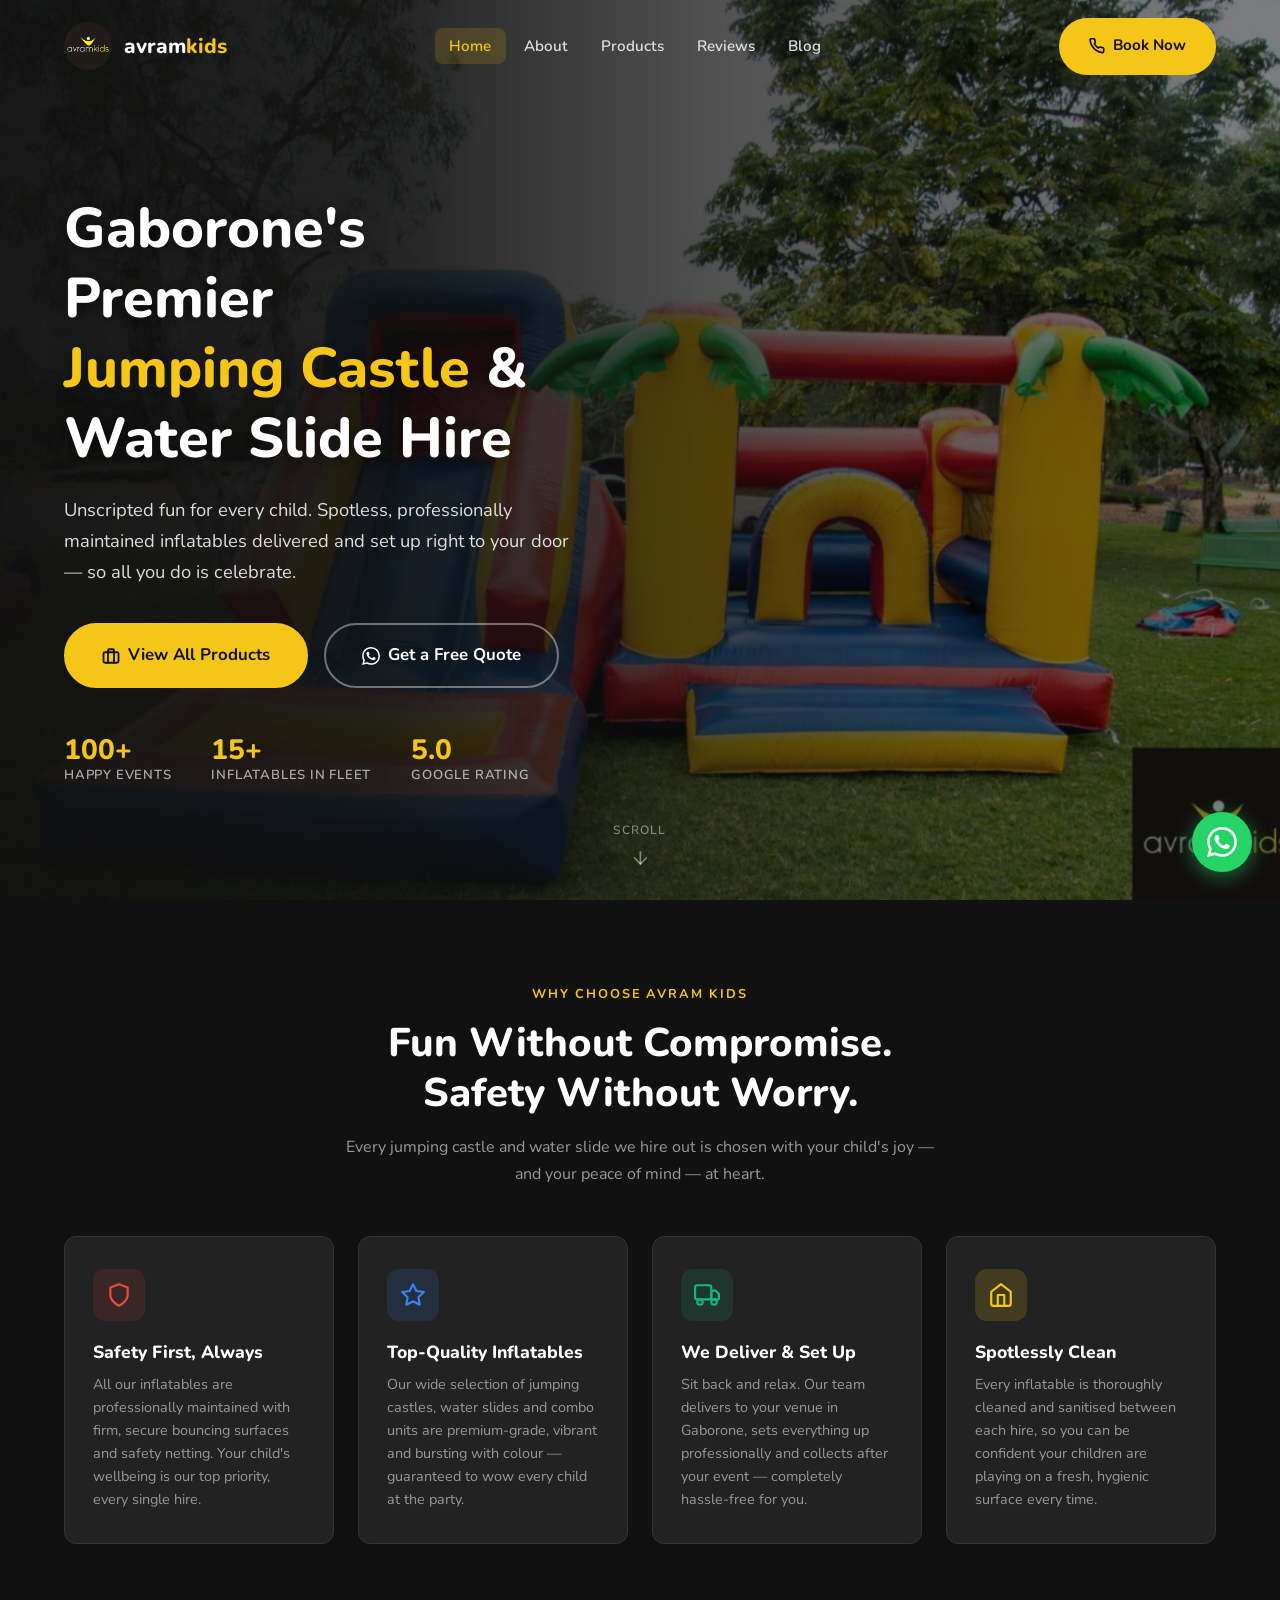
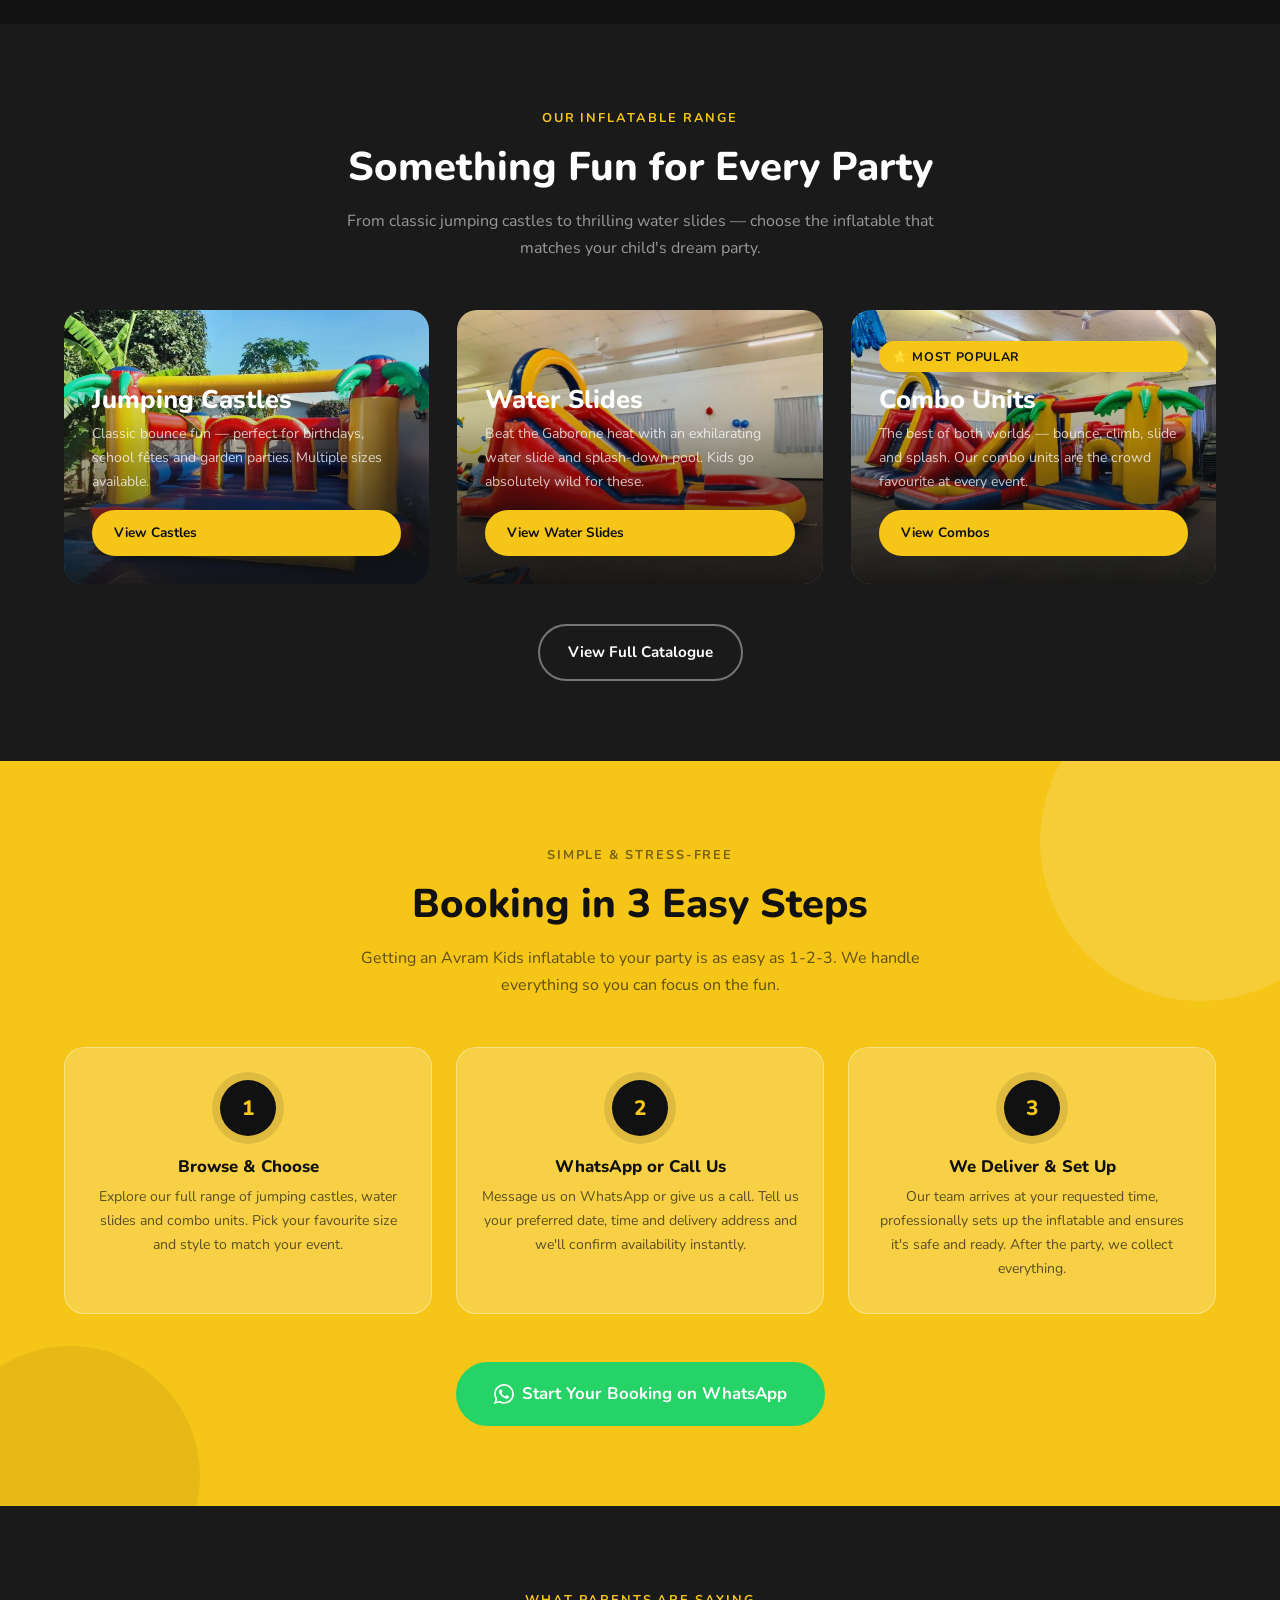
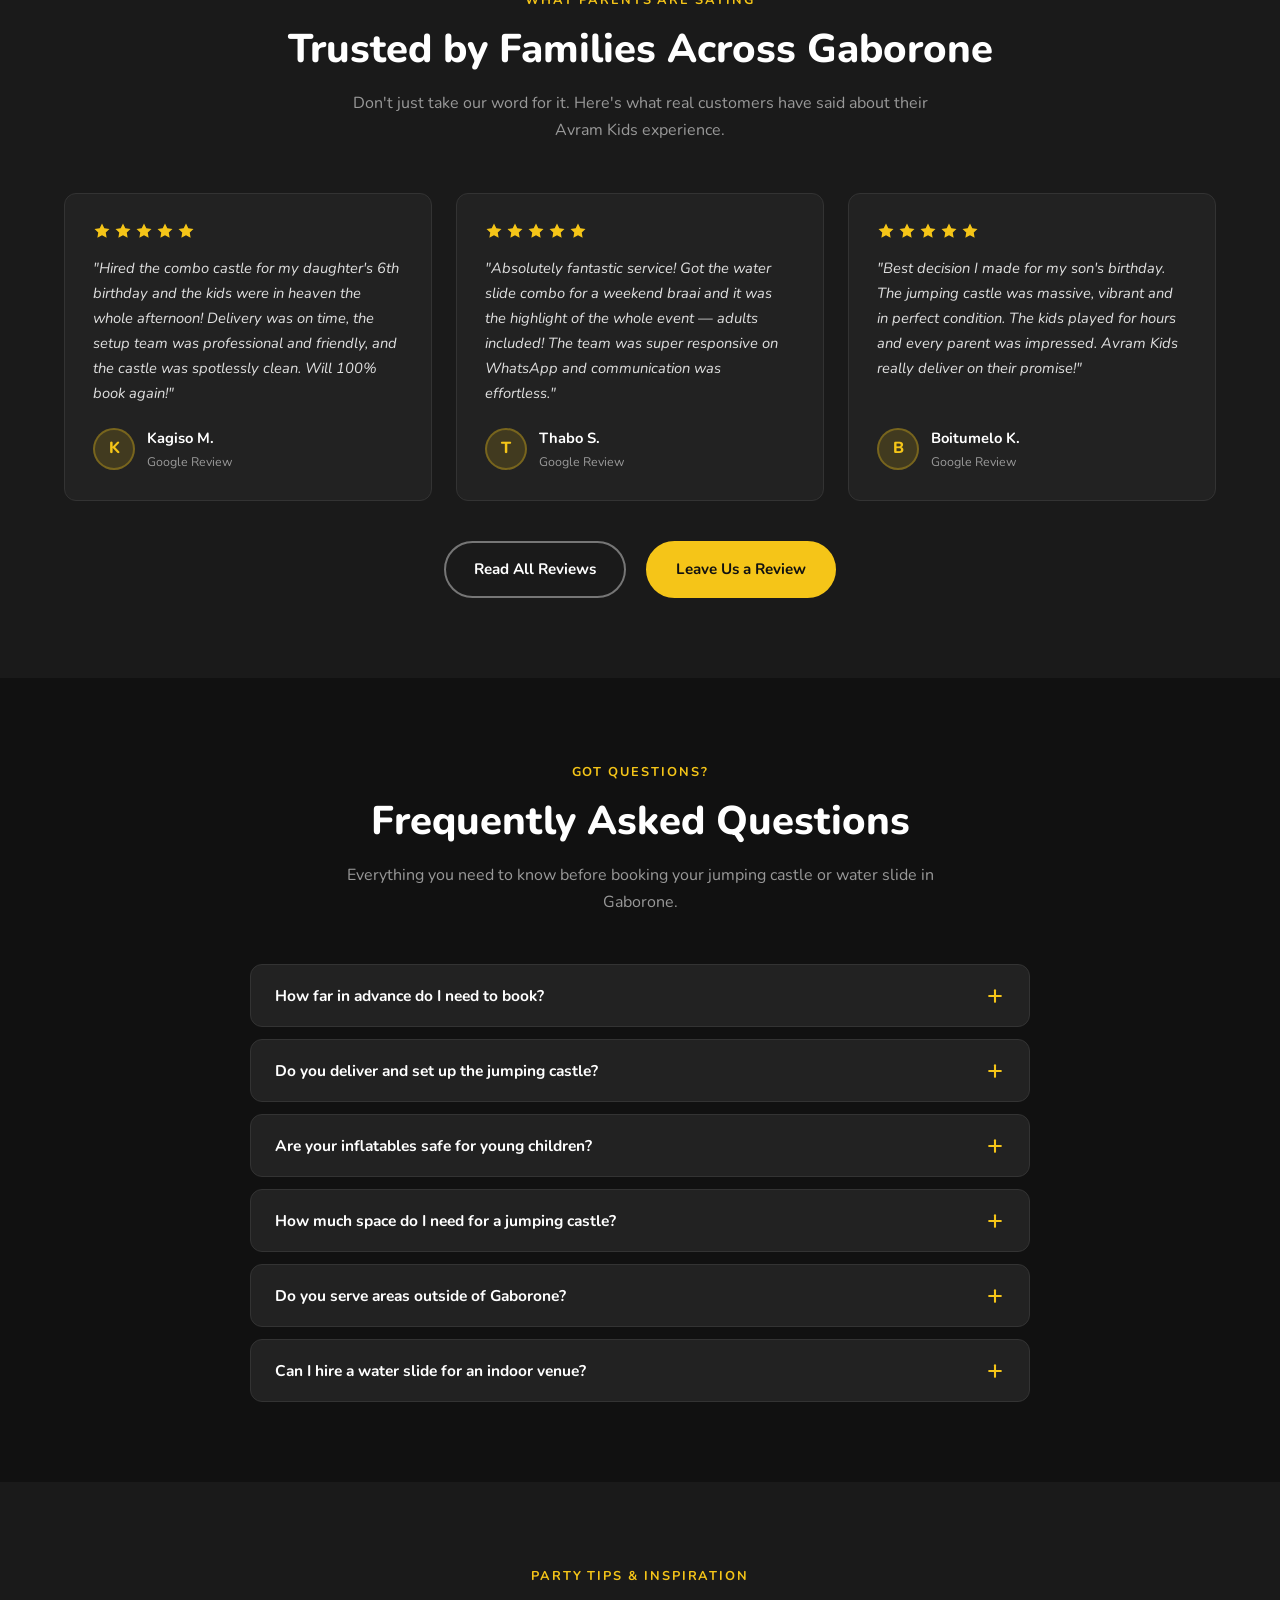
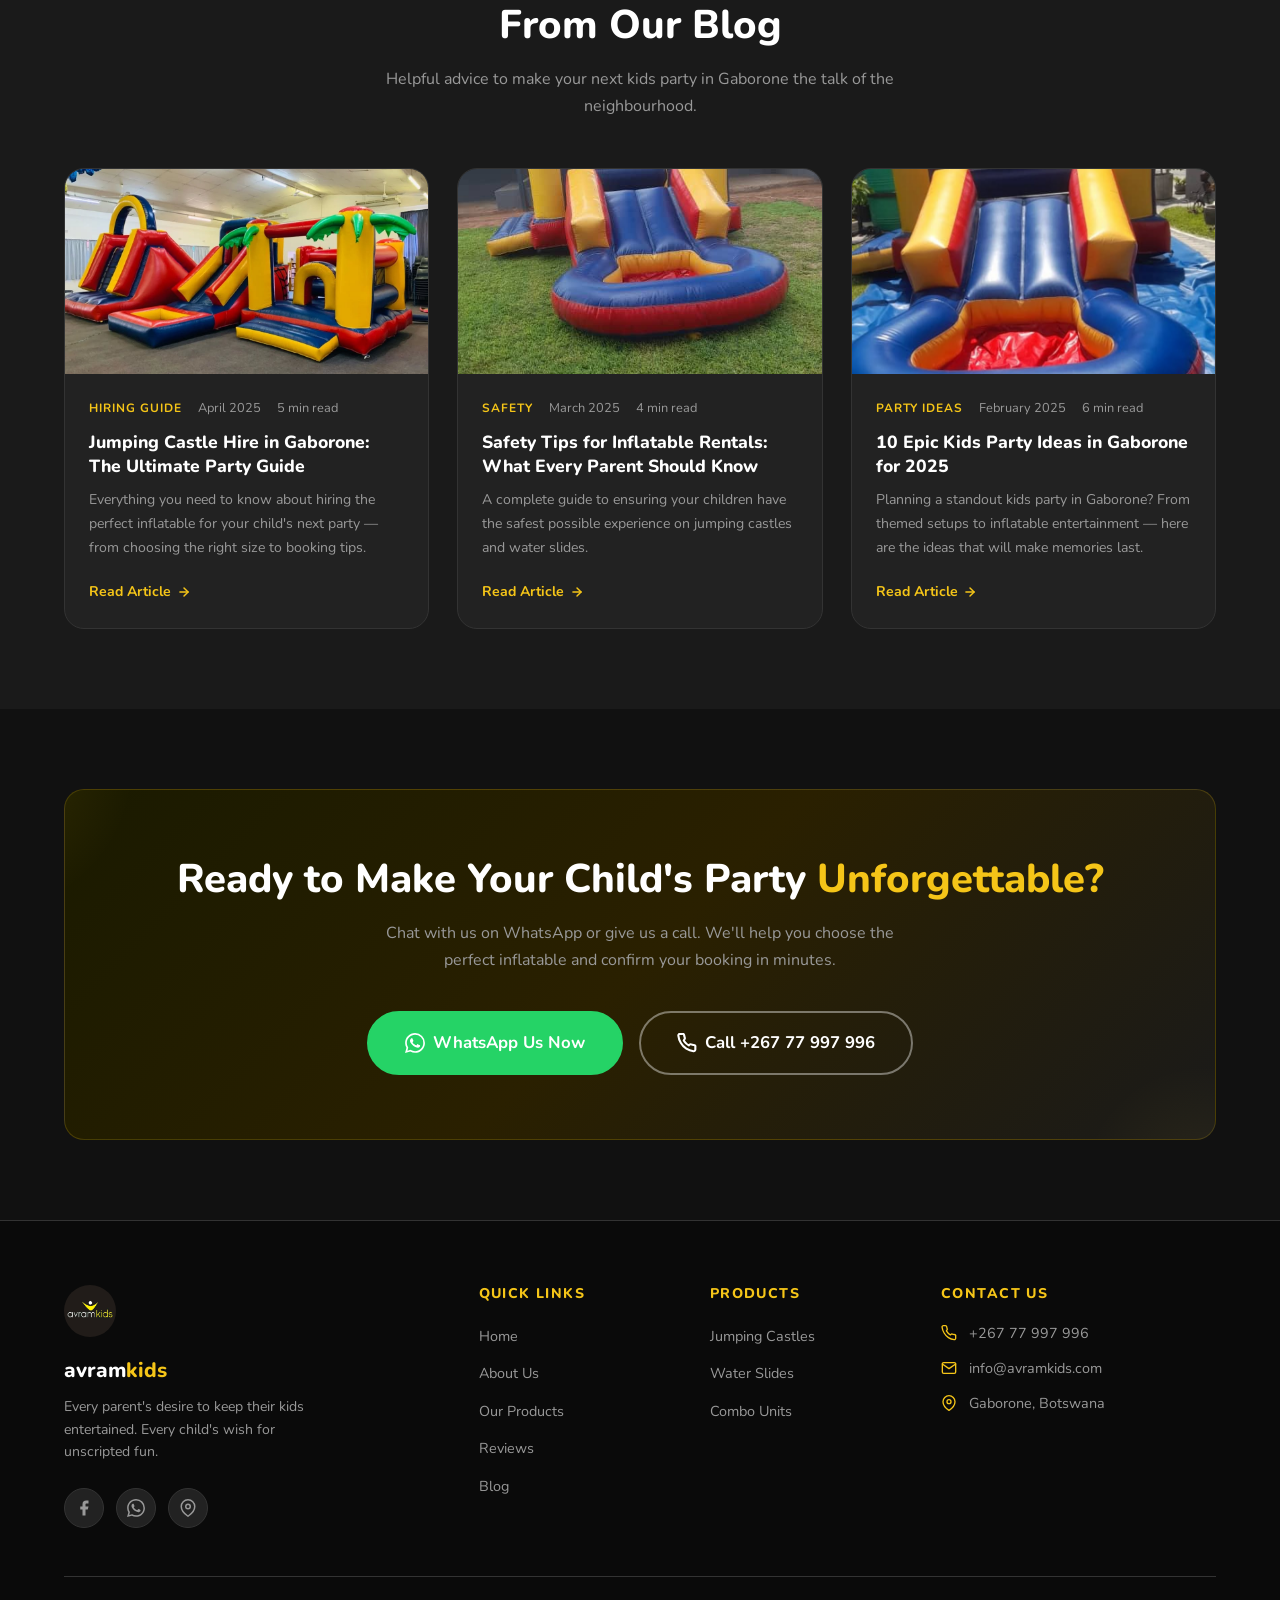
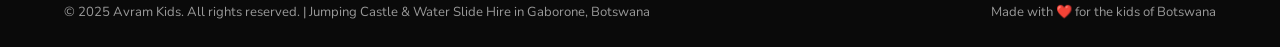
<file: index.html>
<!DOCTYPE html>
<html lang="en">
<head>
  <meta charset="UTF-8" />
  <meta name="viewport" content="width=device-width, initial-scale=1.0" />

  <!-- Primary SEO -->
  <title>Avram Kids | Jumping Castle & Water Slide Hire in Gaborone, Botswana</title>
  <meta name="description" content="Gaborone's premier jumping castle and water slide hire service. Professional delivery, setup &amp; safety-certified inflatables for birthdays, school events &amp; more. Call +267 77 997 996." />
  <meta name="keywords" content="jumping castle hire Gaborone, jumping castle rental Botswana, water slide hire Gaborone, bouncy castle Gaborone, inflatable hire Botswana, kids party hire Gaborone, bounce house rental Gaborone" />
  <meta name="author" content="Avram Kids" />
  <link rel="canonical" href="https://avramkids.com/" />

  <!-- Open Graph -->
  <meta property="og:type"        content="website" />
  <meta property="og:url"         content="https://avramkids.com/" />
  <meta property="og:title"       content="Avram Kids | Jumping Castle &amp; Water Slide Hire — Gaborone" />
  <meta property="og:description" content="Unforgettable fun for kids. Peace of mind for parents. Professional inflatable hire with delivery &amp; setup across Gaborone, Botswana." />
  <meta property="og:image"       content="https://avramkids.com/images/548196667_1407759974691377_262441830206106_n.jpg" />

  <!-- Twitter Card -->
  <meta name="twitter:card"        content="summary_large_image" />
  <meta name="twitter:title"       content="Avram Kids | Jumping Castle &amp; Water Slide Hire — Gaborone" />
  <meta name="twitter:description" content="Gaborone's #1 inflatable hire service. Jumping castles, water slides &amp; combo units delivered to your door." />
  <meta name="twitter:image"       content="https://avramkids.com/images/548196667_1407759974691377_262441830206106_n.jpg" />

  <!-- Geo Tags -->
  <meta name="geo.region"   content="BW-SE" />
  <meta name="geo.placename" content="Gaborone, Botswana" />
  <meta name="geo.position" content="-24.636572;25.9090815" />
  <meta name="ICBM"         content="-24.636572, 25.9090815" />

  <!-- Schema.org LocalBusiness -->
  <script type="application/ld+json">
  {
    "@context": "https://schema.org",
    "@type": "LocalBusiness",
    "name": "Avram Kids",
    "description": "Jumping castle, water slide and inflatable combo unit hire in Gaborone, Botswana. Professional delivery, setup and safety-certified equipment.",
    "url": "https://avramkids.com",
    "logo": "https://avramkids.com/images/avramkids logo.jpg",
    "image": "https://avramkids.com/images/548196667_1407759974691377_262441830206106_n.jpg",
    "telephone": "+26777997996",
    "email": "info@avramkids.com",
    "address": {
      "@type": "PostalAddress",
      "addressLocality": "Gaborone",
      "addressCountry": "BW"
    },
    "geo": {
      "@type": "GeoCoordinates",
      "latitude": -24.636572,
      "longitude": 25.9090815
    },
    "openingHoursSpecification": [
      {
        "@type": "OpeningHoursSpecification",
        "dayOfWeek": ["Monday","Tuesday","Wednesday","Thursday","Friday","Saturday","Sunday"],
        "opens": "08:00",
        "closes": "18:00"
      }
    ],
    "priceRange": "$$",
    "sameAs": ["https://www.facebook.com/avramkids"],
    "areaServed": {
      "@type": "City",
      "name": "Gaborone",
      "sameAs": "https://en.wikipedia.org/wiki/Gaborone"
    }
  }
  </script>

  <!-- Fonts -->
  <link rel="preconnect" href="https://fonts.googleapis.com" />
  <link rel="preconnect" href="https://fonts.gstatic.com" crossorigin />
  <link href="https://fonts.googleapis.com/css2?family=Nunito:wght@400;600;700;800;900&display=swap" rel="stylesheet" />

  <link rel="stylesheet" href="styles.css" />
  <link rel="icon" href="images/avramkids logo.jpg" type="image/jpeg" />
</head>
<body>

<!-- ============================================================
     NAVIGATION
============================================================ -->
<nav class="navbar" role="navigation" aria-label="Main navigation">
  <div class="container">
    <div class="nav-inner">
      <a href="index.html" class="nav-logo" aria-label="Avram Kids Home">
        <img src="images/avramkids logo.jpg" alt="Avram Kids logo" width="48" height="48" />
        <span class="nav-logo-text">avram<span>kids</span></span>
      </a>

      <ul class="nav-links" role="list">
        <li><a href="index.html">Home</a></li>
        <li><a href="about.html">About</a></li>
        <li><a href="products.html">Products</a></li>
        <li><a href="reviews.html">Reviews</a></li>
        <li><a href="blog.html">Blog</a></li>
      </ul>

      <a href="https://wa.me/26777997996?text=Hi%20Avram%20Kids!%20I%27d%20like%20to%20enquire%20about%20hiring%20an%20inflatable." class="btn btn-primary nav-cta" target="_blank" rel="noopener">
        <svg xmlns="http://www.w3.org/2000/svg" width="16" height="16" viewBox="0 0 24 24" fill="none" stroke="currentColor" stroke-width="2.5" stroke-linecap="round" stroke-linejoin="round" aria-hidden="true"><path d="M22 16.92v3a2 2 0 0 1-2.18 2 19.79 19.79 0 0 1-8.63-3.07A19.5 19.5 0 0 1 4.69 12 19.79 19.79 0 0 1 1.61 3.18 2 2 0 0 1 3.6 1h3a2 2 0 0 1 2 1.72 12.84 12.84 0 0 0 .7 2.81 2 2 0 0 1-.45 2.11L8.09 8.91a16 16 0 0 0 6 6l.83-.83a2 2 0 0 1 2.11-.45 12.84 12.84 0 0 0 2.81.7A2 2 0 0 1 22 16.92z"/></svg>
        Book Now
      </a>

      <button class="nav-toggle" aria-label="Toggle mobile menu" aria-expanded="false">
        <span></span><span></span><span></span>
      </button>
    </div>
  </div>
</nav>

<!-- Mobile Nav -->
<nav class="nav-mobile" aria-label="Mobile navigation">
  <a href="index.html">Home</a>
  <a href="about.html">About Us</a>
  <a href="products.html">Our Products</a>
  <a href="reviews.html">Reviews</a>
  <a href="blog.html">Blog</a>
  <a href="https://wa.me/26777997996?text=Hi%20Avram%20Kids!%20I%27d%20like%20to%20enquire%20about%20hiring%20an%20inflatable." class="btn btn-primary" target="_blank" rel="noopener">
    WhatsApp Us to Book
  </a>
</nav>

<!-- ============================================================
     HERO
============================================================ -->
<section class="hero" aria-label="Hero">
  <div class="hero-bg" role="img" aria-label="Colourful jumping castle and water slide combo outdoors in Gaborone"></div>
  <div class="hero-overlay"></div>
  <div class="container">
    <div class="hero-content">
      <h1>Gaborone's Premier<br /><em>Jumping Castle</em> &amp;<br />Water Slide Hire</h1>

      <p class="hero-sub">Unscripted fun for every child. Spotless, professionally maintained inflatables delivered and set up right to your door — so all you do is celebrate.</p>

      <div class="hero-actions">
        <a href="products.html" class="btn btn-primary btn-lg">
          <svg xmlns="http://www.w3.org/2000/svg" width="18" height="18" viewBox="0 0 24 24" fill="none" stroke="currentColor" stroke-width="2.5" stroke-linecap="round" stroke-linejoin="round" aria-hidden="true"><rect x="2" y="7" width="20" height="14" rx="2"/><path d="M16 21V5a2 2 0 0 0-2-2h-4a2 2 0 0 0-2 2v16"/></svg>
          View All Products
        </a>
        <a href="https://wa.me/26777997996?text=Hi%20Avram%20Kids!%20I%27d%20like%20to%20get%20a%20quote%20for%20hiring%20an%20inflatable." class="btn btn-outline btn-lg" target="_blank" rel="noopener">
          <svg xmlns="http://www.w3.org/2000/svg" width="18" height="18" viewBox="0 0 24 24" fill="currentColor" aria-hidden="true"><path d="M17.472 14.382c-.297-.149-1.758-.867-2.03-.967-.273-.099-.471-.148-.67.15-.197.297-.767.966-.94 1.164-.173.199-.347.223-.644.075-.297-.15-1.255-.463-2.39-1.475-.883-.788-1.48-1.761-1.653-2.059-.173-.297-.018-.458.13-.606.134-.133.298-.347.446-.52.149-.174.198-.298.298-.497.099-.198.05-.371-.025-.52-.075-.149-.669-1.612-.916-2.207-.242-.579-.487-.5-.669-.51-.173-.008-.371-.01-.57-.01-.198 0-.52.074-.792.372-.272.297-1.04 1.016-1.04 2.479 0 1.462 1.065 2.875 1.213 3.074.149.198 2.096 3.2 5.077 4.487.709.306 1.262.489 1.694.625.712.227 1.36.195 1.871.118.571-.085 1.758-.719 2.006-1.413.248-.694.248-1.289.173-1.413-.074-.124-.272-.198-.57-.347m-5.421 7.403h-.004a9.87 9.87 0 0 1-5.031-1.378l-.361-.214-3.741.982.998-3.648-.235-.374a9.86 9.86 0 0 1-1.51-5.26c.001-5.45 4.436-9.884 9.888-9.884 2.64 0 5.122 1.03 6.988 2.898a9.825 9.825 0 0 1 2.893 6.994c-.003 5.45-4.437 9.884-9.885 9.884m8.413-18.297A11.815 11.815 0 0 0 12.05 0C5.495 0 .16 5.335.157 11.892c0 2.096.547 4.142 1.588 5.945L.057 24l6.305-1.654a11.882 11.882 0 0 0 5.683 1.448h.005c6.554 0 11.89-5.335 11.893-11.893a11.821 11.821 0 0 0-3.48-8.413Z"/></svg>
          Get a Free Quote
        </a>
      </div>

      <div class="hero-stats" aria-label="Key statistics">
        <div class="hero-stat">
          <span class="hero-stat-num" data-count="100" data-suffix="+">0+</span>
          <span class="hero-stat-label">Happy Events</span>
        </div>
        <div class="hero-stat">
          <span class="hero-stat-num" data-count="15" data-suffix="+">0+</span>
          <span class="hero-stat-label">Inflatables in Fleet</span>
        </div>
        <div class="hero-stat">
          <span class="hero-stat-num">5.0</span>
          <span class="hero-stat-label">Google Rating</span>
        </div>
      </div>
    </div>
  </div>

  <div class="hero-scroll" aria-hidden="true">
    <span>Scroll</span>
    <svg xmlns="http://www.w3.org/2000/svg" viewBox="0 0 24 24" fill="none" stroke="currentColor" stroke-width="2" stroke-linecap="round" stroke-linejoin="round"><line x1="12" y1="5" x2="12" y2="19"/><polyline points="19 12 12 19 5 12"/></svg>
  </div>
</section>

<!-- ============================================================
     TRUST BAR
============================================================ -->
<div class="trust-bar">
  <div class="container">
    <div class="trust-items">
      <div class="trust-item">
        <svg xmlns="http://www.w3.org/2000/svg" width="20" height="20" viewBox="0 0 24 24" fill="none" stroke="currentColor" stroke-width="2.5" stroke-linecap="round" stroke-linejoin="round" aria-hidden="true"><path d="M12 22s8-4 8-10V5l-8-3-8 3v7c0 6 8 10 8 10z"/></svg>
        Safety-First Equipment
      </div>
      <div class="trust-item">
        <svg xmlns="http://www.w3.org/2000/svg" width="20" height="20" viewBox="0 0 24 24" fill="none" stroke="currentColor" stroke-width="2.5" stroke-linecap="round" stroke-linejoin="round" aria-hidden="true"><rect x="1" y="3" width="15" height="13" rx="2"/><polygon points="16 8 20 8 23 11 23 16 16 16 16 8"/><circle cx="5.5" cy="18.5" r="2.5"/><circle cx="18.5" cy="18.5" r="2.5"/></svg>
        Delivery &amp; Setup Included
      </div>
      <div class="trust-item">
        <svg xmlns="http://www.w3.org/2000/svg" width="20" height="20" viewBox="0 0 24 24" fill="none" stroke="currentColor" stroke-width="2.5" stroke-linecap="round" stroke-linejoin="round" aria-hidden="true"><polyline points="20 6 9 17 4 12"/></svg>
        Spotlessly Clean Every Hire
      </div>
      <div class="trust-item">
        <svg xmlns="http://www.w3.org/2000/svg" width="20" height="20" viewBox="0 0 24 24" fill="none" stroke="currentColor" stroke-width="2.5" stroke-linecap="round" stroke-linejoin="round" aria-hidden="true"><polygon points="12 2 15.09 8.26 22 9.27 17 14.14 18.18 21.02 12 17.77 5.82 21.02 7 14.14 2 9.27 8.91 8.26 12 2"/></svg>
        5-Star Rated on Google
      </div>
      <div class="trust-item">
        <svg xmlns="http://www.w3.org/2000/svg" width="20" height="20" viewBox="0 0 24 24" fill="none" stroke="currentColor" stroke-width="2.5" stroke-linecap="round" stroke-linejoin="round" aria-hidden="true"><path d="M22 16.92v3a2 2 0 0 1-2.18 2 19.79 19.79 0 0 1-8.63-3.07A19.5 19.5 0 0 1 4.69 12 19.79 19.79 0 0 1 1.61 3.18 2 2 0 0 1 3.6 1h3a2 2 0 0 1 2 1.72 12.84 12.84 0 0 0 .7 2.81 2 2 0 0 1-.45 2.11L8.09 8.91a16 16 0 0 0 6 6l.83-.83a2 2 0 0 1 2.11-.45 12.84 12.84 0 0 0 2.81.7A2 2 0 0 1 22 16.92z"/></svg>
        WhatsApp Booking
      </div>
    </div>
  </div>
</div>

<!-- ============================================================
     WHY CHOOSE US
============================================================ -->
<section class="section" aria-labelledby="why-heading">
  <div class="container">
    <div class="text-center">
      <span class="section-label">Why Choose Avram Kids</span>
      <h2 class="section-title" id="why-heading">Fun Without Compromise.<br />Safety Without Worry.</h2>
      <p class="section-sub">Every jumping castle and water slide we hire out is chosen with your child's joy — and your peace of mind — at heart.</p>
    </div>

    <div class="features-grid">
      <div class="feature-card reveal">
        <div class="feature-icon">
          <svg xmlns="http://www.w3.org/2000/svg" width="26" height="26" viewBox="0 0 24 24" fill="none" stroke="currentColor" stroke-width="2" stroke-linecap="round" stroke-linejoin="round" aria-hidden="true"><path d="M12 22s8-4 8-10V5l-8-3-8 3v7c0 6 8 10 8 10z"/></svg>
        </div>
        <h3>Safety First, Always</h3>
        <p>All our inflatables are professionally maintained with firm, secure bouncing surfaces and safety netting. Your child's wellbeing is our top priority, every single hire.</p>
      </div>

      <div class="feature-card reveal reveal-delay-1">
        <div class="feature-icon">
          <svg xmlns="http://www.w3.org/2000/svg" width="26" height="26" viewBox="0 0 24 24" fill="none" stroke="currentColor" stroke-width="2" stroke-linecap="round" stroke-linejoin="round" aria-hidden="true"><polygon points="12 2 15.09 8.26 22 9.27 17 14.14 18.18 21.02 12 17.77 5.82 21.02 7 14.14 2 9.27 8.91 8.26 12 2"/></svg>
        </div>
        <h3>Top-Quality Inflatables</h3>
        <p>Our wide selection of jumping castles, water slides and combo units are premium-grade, vibrant and bursting with colour — guaranteed to wow every child at the party.</p>
      </div>

      <div class="feature-card reveal reveal-delay-2">
        <div class="feature-icon">
          <svg xmlns="http://www.w3.org/2000/svg" width="26" height="26" viewBox="0 0 24 24" fill="none" stroke="currentColor" stroke-width="2" stroke-linecap="round" stroke-linejoin="round" aria-hidden="true"><rect x="1" y="3" width="15" height="13" rx="2"/><polygon points="16 8 20 8 23 11 23 16 16 16 16 8"/><circle cx="5.5" cy="18.5" r="2.5"/><circle cx="18.5" cy="18.5" r="2.5"/></svg>
        </div>
        <h3>We Deliver &amp; Set Up</h3>
        <p>Sit back and relax. Our team delivers to your venue in Gaborone, sets everything up professionally and collects after your event — completely hassle-free for you.</p>
      </div>

      <div class="feature-card reveal reveal-delay-3">
        <div class="feature-icon">
          <svg xmlns="http://www.w3.org/2000/svg" width="26" height="26" viewBox="0 0 24 24" fill="none" stroke="currentColor" stroke-width="2" stroke-linecap="round" stroke-linejoin="round" aria-hidden="true"><path d="M3 9l9-7 9 7v11a2 2 0 0 1-2 2H5a2 2 0 0 1-2-2z"/><polyline points="9 22 9 12 15 12 15 22"/></svg>
        </div>
        <h3>Spotlessly Clean</h3>
        <p>Every inflatable is thoroughly cleaned and sanitised between each hire, so you can be confident your children are playing on a fresh, hygienic surface every time.</p>
      </div>
    </div>
  </div>
</section>

<!-- ============================================================
     PRODUCT CATEGORIES
============================================================ -->
<section class="section section-alt" aria-labelledby="products-heading">
  <div class="container">
    <div class="text-center">
      <span class="section-label">Our Inflatable Range</span>
      <h2 class="section-title" id="products-heading">Something Fun for Every Party</h2>
      <p class="section-sub">From classic jumping castles to thrilling water slides — choose the inflatable that matches your child's dream party.</p>
    </div>

    <div class="product-categories">
      <article class="category-card reveal">
        <img src="images/5.jpg" alt="Tropical themed jumping castle for hire in Gaborone" loading="lazy" />
        <div class="category-overlay">
          <h3>Jumping Castles</h3>
          <p>Classic bounce fun — perfect for birthdays, school fêtes and garden parties. Multiple sizes available.</p>
          <a href="products.html?filter=castle" class="btn btn-primary btn-sm">View Castles</a>
        </div>
      </article>

      <article class="category-card reveal reveal-delay-1">
        <img src="images/3.jpg" alt="Water slide with splash pool for hire in Gaborone Botswana" loading="lazy" />
        <div class="category-overlay">
          <h3>Water Slides</h3>
          <p>Beat the Gaborone heat with an exhilarating water slide and splash-down pool. Kids go absolutely wild for these.</p>
          <a href="products.html?filter=waterslide" class="btn btn-primary btn-sm">View Water Slides</a>
        </div>
      </article>

      <article class="category-card reveal reveal-delay-2">
        <img src="images/1.jpg" alt="Bounce and slide combo unit with water pool for hire Gaborone" loading="lazy" />
        <div class="category-overlay">
          <span class="badge badge-popular" style="margin-bottom:0.75rem">⭐ Most Popular</span>
          <h3>Combo Units</h3>
          <p>The best of both worlds — bounce, climb, slide and splash. Our combo units are the crowd favourite at every event.</p>
          <a href="products.html?filter=combo" class="btn btn-primary btn-sm">View Combos</a>
        </div>
      </article>
    </div>

    <div class="text-center" style="margin-top:2.5rem">
      <a href="products.html" class="btn btn-outline">View Full Catalogue</a>
    </div>
  </div>
</section>

<!-- ============================================================
     HOW IT WORKS
============================================================ -->
<section class="section section-yellow" aria-labelledby="how-heading">
  <div class="container">
    <div class="text-center">
      <span class="section-label">Simple &amp; Stress-Free</span>
      <h2 class="section-title" id="how-heading">Booking in 3 Easy Steps</h2>
      <p class="section-sub">Getting an Avram Kids inflatable to your party is as easy as 1-2-3. We handle everything so you can focus on the fun.</p>
    </div>

    <div class="steps-grid">
      <div class="step-card reveal">
        <div class="step-num">1</div>
        <h3>Browse &amp; Choose</h3>
        <p>Explore our full range of jumping castles, water slides and combo units. Pick your favourite size and style to match your event.</p>
      </div>

      <div class="step-card reveal reveal-delay-1">
        <div class="step-num">2</div>
        <h3>WhatsApp or Call Us</h3>
        <p>Message us on WhatsApp or give us a call. Tell us your preferred date, time and delivery address and we'll confirm availability instantly.</p>
      </div>

      <div class="step-card reveal reveal-delay-2">
        <div class="step-num">3</div>
        <h3>We Deliver &amp; Set Up</h3>
        <p>Our team arrives at your requested time, professionally sets up the inflatable and ensures it's safe and ready. After the party, we collect everything.</p>
      </div>
    </div>

    <div class="text-center" style="margin-top:3rem">
      <a href="https://wa.me/26777997996?text=Hi%20Avram%20Kids!%20I%27d%20like%20to%20book%20an%20inflatable." class="btn btn-whatsapp btn-lg" target="_blank" rel="noopener">
        <svg xmlns="http://www.w3.org/2000/svg" width="20" height="20" viewBox="0 0 24 24" fill="currentColor" aria-hidden="true"><path d="M17.472 14.382c-.297-.149-1.758-.867-2.03-.967-.273-.099-.471-.148-.67.15-.197.297-.767.966-.94 1.164-.173.199-.347.223-.644.075-.297-.15-1.255-.463-2.39-1.475-.883-.788-1.48-1.761-1.653-2.059-.173-.297-.018-.458.13-.606.134-.133.298-.347.446-.52.149-.174.198-.298.298-.497.099-.198.05-.371-.025-.52-.075-.149-.669-1.612-.916-2.207-.242-.579-.487-.5-.669-.51-.173-.008-.371-.01-.57-.01-.198 0-.52.074-.792.372-.272.297-1.04 1.016-1.04 2.479 0 1.462 1.065 2.875 1.213 3.074.149.198 2.096 3.2 5.077 4.487.709.306 1.262.489 1.694.625.712.227 1.36.195 1.871.118.571-.085 1.758-.719 2.006-1.413.248-.694.248-1.289.173-1.413-.074-.124-.272-.198-.57-.347m-5.421 7.403h-.004a9.87 9.87 0 0 1-5.031-1.378l-.361-.214-3.741.982.998-3.648-.235-.374a9.86 9.86 0 0 1-1.51-5.26c.001-5.45 4.436-9.884 9.888-9.884 2.64 0 5.122 1.03 6.988 2.898a9.825 9.825 0 0 1 2.893 6.994c-.003 5.45-4.437 9.884-9.885 9.884m8.413-18.297A11.815 11.815 0 0 0 12.05 0C5.495 0 .16 5.335.157 11.892c0 2.096.547 4.142 1.588 5.945L.057 24l6.305-1.654a11.882 11.882 0 0 0 5.683 1.448h.005c6.554 0 11.89-5.335 11.893-11.893a11.821 11.821 0 0 0-3.48-8.413Z"/></svg>
        Start Your Booking on WhatsApp
      </a>
    </div>
  </div>
</section>

<!-- ============================================================
     REVIEWS TEASER
============================================================ -->
<section class="section section-alt" aria-labelledby="reviews-heading">
  <div class="container">
    <div class="text-center">
      <span class="section-label">What Parents Are Saying</span>
      <h2 class="section-title" id="reviews-heading">Trusted by Families Across Gaborone</h2>
      <p class="section-sub">Don't just take our word for it. Here's what real customers have said about their Avram Kids experience.</p>
    </div>

    <div class="reviews-grid">
      <article class="review-card reveal">
        <div class="review-stars" aria-label="5 out of 5 stars">
          <svg xmlns="http://www.w3.org/2000/svg" viewBox="0 0 24 24" fill="currentColor"><polygon points="12 2 15.09 8.26 22 9.27 17 14.14 18.18 21.02 12 17.77 5.82 21.02 7 14.14 2 9.27 8.91 8.26 12 2"/></svg>
          <svg xmlns="http://www.w3.org/2000/svg" viewBox="0 0 24 24" fill="currentColor"><polygon points="12 2 15.09 8.26 22 9.27 17 14.14 18.18 21.02 12 17.77 5.82 21.02 7 14.14 2 9.27 8.91 8.26 12 2"/></svg>
          <svg xmlns="http://www.w3.org/2000/svg" viewBox="0 0 24 24" fill="currentColor"><polygon points="12 2 15.09 8.26 22 9.27 17 14.14 18.18 21.02 12 17.77 5.82 21.02 7 14.14 2 9.27 8.91 8.26 12 2"/></svg>
          <svg xmlns="http://www.w3.org/2000/svg" viewBox="0 0 24 24" fill="currentColor"><polygon points="12 2 15.09 8.26 22 9.27 17 14.14 18.18 21.02 12 17.77 5.82 21.02 7 14.14 2 9.27 8.91 8.26 12 2"/></svg>
          <svg xmlns="http://www.w3.org/2000/svg" viewBox="0 0 24 24" fill="currentColor"><polygon points="12 2 15.09 8.26 22 9.27 17 14.14 18.18 21.02 12 17.77 5.82 21.02 7 14.14 2 9.27 8.91 8.26 12 2"/></svg>
        </div>
        <p class="review-text">"Hired the combo castle for my daughter's 6th birthday and the kids were in heaven the whole afternoon! Delivery was on time, the setup team was professional and friendly, and the castle was spotlessly clean. Will 100% book again!"</p>
        <div class="review-author">
          <div class="review-avatar" aria-hidden="true">K</div>
          <div>
            <div class="review-name">Kagiso M.</div>
            <div class="review-date">Google Review</div>
          </div>
        </div>
      </article>

      <article class="review-card reveal reveal-delay-1">
        <div class="review-stars" aria-label="5 out of 5 stars">
          <svg xmlns="http://www.w3.org/2000/svg" viewBox="0 0 24 24" fill="currentColor"><polygon points="12 2 15.09 8.26 22 9.27 17 14.14 18.18 21.02 12 17.77 5.82 21.02 7 14.14 2 9.27 8.91 8.26 12 2"/></svg>
          <svg xmlns="http://www.w3.org/2000/svg" viewBox="0 0 24 24" fill="currentColor"><polygon points="12 2 15.09 8.26 22 9.27 17 14.14 18.18 21.02 12 17.77 5.82 21.02 7 14.14 2 9.27 8.91 8.26 12 2"/></svg>
          <svg xmlns="http://www.w3.org/2000/svg" viewBox="0 0 24 24" fill="currentColor"><polygon points="12 2 15.09 8.26 22 9.27 17 14.14 18.18 21.02 12 17.77 5.82 21.02 7 14.14 2 9.27 8.91 8.26 12 2"/></svg>
          <svg xmlns="http://www.w3.org/2000/svg" viewBox="0 0 24 24" fill="currentColor"><polygon points="12 2 15.09 8.26 22 9.27 17 14.14 18.18 21.02 12 17.77 5.82 21.02 7 14.14 2 9.27 8.91 8.26 12 2"/></svg>
          <svg xmlns="http://www.w3.org/2000/svg" viewBox="0 0 24 24" fill="currentColor"><polygon points="12 2 15.09 8.26 22 9.27 17 14.14 18.18 21.02 12 17.77 5.82 21.02 7 14.14 2 9.27 8.91 8.26 12 2"/></svg>
        </div>
        <p class="review-text">"Absolutely fantastic service! Got the water slide combo for a weekend braai and it was the highlight of the whole event — adults included! The team was super responsive on WhatsApp and communication was effortless."</p>
        <div class="review-author">
          <div class="review-avatar" aria-hidden="true">T</div>
          <div>
            <div class="review-name">Thabo S.</div>
            <div class="review-date">Google Review</div>
          </div>
        </div>
      </article>

      <article class="review-card reveal reveal-delay-2">
        <div class="review-stars" aria-label="5 out of 5 stars">
          <svg xmlns="http://www.w3.org/2000/svg" viewBox="0 0 24 24" fill="currentColor"><polygon points="12 2 15.09 8.26 22 9.27 17 14.14 18.18 21.02 12 17.77 5.82 21.02 7 14.14 2 9.27 8.91 8.26 12 2"/></svg>
          <svg xmlns="http://www.w3.org/2000/svg" viewBox="0 0 24 24" fill="currentColor"><polygon points="12 2 15.09 8.26 22 9.27 17 14.14 18.18 21.02 12 17.77 5.82 21.02 7 14.14 2 9.27 8.91 8.26 12 2"/></svg>
          <svg xmlns="http://www.w3.org/2000/svg" viewBox="0 0 24 24" fill="currentColor"><polygon points="12 2 15.09 8.26 22 9.27 17 14.14 18.18 21.02 12 17.77 5.82 21.02 7 14.14 2 9.27 8.91 8.26 12 2"/></svg>
          <svg xmlns="http://www.w3.org/2000/svg" viewBox="0 0 24 24" fill="currentColor"><polygon points="12 2 15.09 8.26 22 9.27 17 14.14 18.18 21.02 12 17.77 5.82 21.02 7 14.14 2 9.27 8.91 8.26 12 2"/></svg>
          <svg xmlns="http://www.w3.org/2000/svg" viewBox="0 0 24 24" fill="currentColor"><polygon points="12 2 15.09 8.26 22 9.27 17 14.14 18.18 21.02 12 17.77 5.82 21.02 7 14.14 2 9.27 8.91 8.26 12 2"/></svg>
        </div>
        <p class="review-text">"Best decision I made for my son's birthday. The jumping castle was massive, vibrant and in perfect condition. The kids played for hours and every parent was impressed. Avram Kids really deliver on their promise!"</p>
        <div class="review-author">
          <div class="review-avatar" aria-hidden="true">B</div>
          <div>
            <div class="review-name">Boitumelo K.</div>
            <div class="review-date">Google Review</div>
          </div>
        </div>
      </article>
    </div>

    <div class="text-center" style="margin-top:2.5rem">
      <a href="reviews.html" class="btn btn-outline" style="margin-right:1rem">Read All Reviews</a>
      <a href="https://www.google.com/maps/place/Avram+kids/@-24.6312142,25.8939148,12.5z" class="btn btn-primary" target="_blank" rel="noopener">Leave Us a Review</a>
    </div>
  </div>
</section>

<!-- ============================================================
     FAQ
============================================================ -->
<section class="section" aria-labelledby="faq-heading">
  <div class="container">
    <div class="text-center">
      <span class="section-label">Got Questions?</span>
      <h2 class="section-title" id="faq-heading">Frequently Asked Questions</h2>
      <p class="section-sub">Everything you need to know before booking your jumping castle or water slide in Gaborone.</p>
    </div>

    <div class="faq-list" role="list">

      <div class="faq-item" role="listitem">
        <button class="faq-question" aria-expanded="false">
          How far in advance do I need to book?
          <svg xmlns="http://www.w3.org/2000/svg" width="20" height="20" viewBox="0 0 24 24" fill="none" stroke="currentColor" stroke-width="2.5" stroke-linecap="round" stroke-linejoin="round" aria-hidden="true"><line x1="12" y1="5" x2="12" y2="19"/><line x1="5" y1="12" x2="19" y2="12"/></svg>
        </button>
        <div class="faq-answer"><p>We recommend booking at least 3–5 days in advance to secure your preferred inflatable and date. For weekends and public holidays in Gaborone, earlier is better as our most popular units fill up fast. WhatsApp us to check availability instantly.</p></div>
      </div>

      <div class="faq-item" role="listitem">
        <button class="faq-question" aria-expanded="false">
          Do you deliver and set up the jumping castle?
          <svg xmlns="http://www.w3.org/2000/svg" width="20" height="20" viewBox="0 0 24 24" fill="none" stroke="currentColor" stroke-width="2.5" stroke-linecap="round" stroke-linejoin="round" aria-hidden="true"><line x1="12" y1="5" x2="12" y2="19"/><line x1="5" y1="12" x2="19" y2="12"/></svg>
        </button>
        <div class="faq-answer"><p>Yes! Delivery, professional setup and collection are all included in your hire. Simply tell us your preferred delivery time and address in Gaborone and our team will handle the rest — from inflating the castle to safely securing it at your venue.</p></div>
      </div>

      <div class="faq-item" role="listitem">
        <button class="faq-question" aria-expanded="false">
          Are your inflatables safe for young children?
          <svg xmlns="http://www.w3.org/2000/svg" width="20" height="20" viewBox="0 0 24 24" fill="none" stroke="currentColor" stroke-width="2.5" stroke-linecap="round" stroke-linejoin="round" aria-hidden="true"><line x1="12" y1="5" x2="12" y2="19"/><line x1="5" y1="12" x2="19" y2="12"/></svg>
        </button>
        <div class="faq-answer"><p>Absolutely. All our inflatables are professionally maintained, have firm bounce surfaces and are inspected before each hire. We also offer a range of sizes suitable for different age groups, and our team will recommend the safest option for your children's ages. Adult supervision is always encouraged.</p></div>
      </div>

      <div class="faq-item" role="listitem">
        <button class="faq-question" aria-expanded="false">
          How much space do I need for a jumping castle?
          <svg xmlns="http://www.w3.org/2000/svg" width="20" height="20" viewBox="0 0 24 24" fill="none" stroke="currentColor" stroke-width="2.5" stroke-linecap="round" stroke-linejoin="round" aria-hidden="true"><line x1="12" y1="5" x2="12" y2="19"/><line x1="5" y1="12" x2="19" y2="12"/></svg>
        </button>
        <div class="faq-answer"><p>Space requirements vary by unit. Our smaller castles need as little as 3×5 metres, while our larger combo units require 5×8 metres or more. When you WhatsApp us, let us know the available space and we'll recommend the best-fitting inflatable for your venue.</p></div>
      </div>

      <div class="faq-item" role="listitem">
        <button class="faq-question" aria-expanded="false">
          Do you serve areas outside of Gaborone?
          <svg xmlns="http://www.w3.org/2000/svg" width="20" height="20" viewBox="0 0 24 24" fill="none" stroke="currentColor" stroke-width="2.5" stroke-linecap="round" stroke-linejoin="round" aria-hidden="true"><line x1="12" y1="5" x2="12" y2="19"/><line x1="5" y1="12" x2="19" y2="12"/></svg>
        </button>
        <div class="faq-answer"><p>We currently operate across Gaborone and surrounding areas. If your event is outside Gaborone, contact us and we'll discuss whether we can accommodate your location. We're open to serving a wider audience across Botswana.</p></div>
      </div>

      <div class="faq-item" role="listitem">
        <button class="faq-question" aria-expanded="false">
          Can I hire a water slide for an indoor venue?
          <svg xmlns="http://www.w3.org/2000/svg" width="20" height="20" viewBox="0 0 24 24" fill="none" stroke="currentColor" stroke-width="2.5" stroke-linecap="round" stroke-linejoin="round" aria-hidden="true"><line x1="12" y1="5" x2="12" y2="19"/><line x1="5" y1="12" x2="19" y2="12"/></svg>
        </button>
        <div class="faq-answer"><p>Our water slides are designed for outdoor use. Our dry jumping castles and combo bounce units, however, can work in large indoor venues with sufficient ceiling height. Get in touch and we'll advise the best option for your space.</p></div>
      </div>

    </div>
  </div>
</section>

<!-- ============================================================
     BLOG PREVIEW
============================================================ -->
<section class="section section-alt" aria-labelledby="blog-preview-heading">
  <div class="container">
    <div class="text-center">
      <span class="section-label">Party Tips &amp; Inspiration</span>
      <h2 class="section-title" id="blog-preview-heading">From Our Blog</h2>
      <p class="section-sub">Helpful advice to make your next kids party in Gaborone the talk of the neighbourhood.</p>
    </div>

    <div class="blog-grid">
      <article class="blog-card reveal">
        <div class="blog-img-wrap">
          <img src="images/1.jpg" alt="Jumping castle hire guide for Gaborone parties" loading="lazy" />
        </div>
        <div class="blog-body">
          <div class="blog-meta">
            <span class="blog-category">Hiring Guide</span>
            <span>April 2025</span>
            <span>5 min read</span>
          </div>
          <h3><a href="blog-jumping-castle-hire-gaborone.html">Jumping Castle Hire in Gaborone: The Ultimate Party Guide</a></h3>
          <p>Everything you need to know about hiring the perfect inflatable for your child's next party — from choosing the right size to booking tips.</p>
          <a href="blog-jumping-castle-hire-gaborone.html" class="blog-read-more">
            Read Article
            <svg xmlns="http://www.w3.org/2000/svg" width="14" height="14" viewBox="0 0 24 24" fill="none" stroke="currentColor" stroke-width="2.5" stroke-linecap="round" stroke-linejoin="round" aria-hidden="true"><line x1="5" y1="12" x2="19" y2="12"/><polyline points="12 5 19 12 12 19"/></svg>
          </a>
        </div>
      </article>

      <article class="blog-card reveal reveal-delay-1">
        <div class="blog-img-wrap">
          <img src="images/7.jpg" alt="Inflatable safety tips for parents in Botswana" loading="lazy" />
        </div>
        <div class="blog-body">
          <div class="blog-meta">
            <span class="blog-category">Safety</span>
            <span>March 2025</span>
            <span>4 min read</span>
          </div>
          <h3><a href="blog-inflatable-safety-tips-botswana.html">Safety Tips for Inflatable Rentals: What Every Parent Should Know</a></h3>
          <p>A complete guide to ensuring your children have the safest possible experience on jumping castles and water slides.</p>
          <a href="blog-inflatable-safety-tips-botswana.html" class="blog-read-more">
            Read Article
            <svg xmlns="http://www.w3.org/2000/svg" width="14" height="14" viewBox="0 0 24 24" fill="none" stroke="currentColor" stroke-width="2.5" stroke-linecap="round" stroke-linejoin="round" aria-hidden="true"><line x1="5" y1="12" x2="19" y2="12"/><polyline points="12 5 19 12 12 19"/></svg>
          </a>
        </div>
      </article>

      <article class="blog-card reveal reveal-delay-2">
        <div class="blog-img-wrap">
          <img src="images/4.jpg" alt="Kids party ideas in Gaborone Botswana 2025" loading="lazy" />
        </div>
        <div class="blog-body">
          <div class="blog-meta">
            <span class="blog-category">Party Ideas</span>
            <span>February 2025</span>
            <span>6 min read</span>
          </div>
          <h3><a href="blog-kids-party-ideas-gaborone-2025.html">10 Epic Kids Party Ideas in Gaborone for 2025</a></h3>
          <p>Planning a standout kids party in Gaborone? From themed setups to inflatable entertainment — here are the ideas that will make memories last.</p>
          <a href="blog-kids-party-ideas-gaborone-2025.html" class="blog-read-more">
            Read Article
            <svg xmlns="http://www.w3.org/2000/svg" width="14" height="14" viewBox="0 0 24 24" fill="none" stroke="currentColor" stroke-width="2.5" stroke-linecap="round" stroke-linejoin="round" aria-hidden="true"><line x1="5" y1="12" x2="19" y2="12"/><polyline points="12 5 19 12 12 19"/></svg>
          </a>
        </div>
      </article>
    </div>
  </div>
</section>

<!-- ============================================================
     CTA BANNER
============================================================ -->
<section class="section" aria-labelledby="cta-heading">
  <div class="container">
    <div class="cta-banner">
      <h2 id="cta-heading">Ready to Make Your Child's Party <em style="font-style:normal;color:var(--yellow)">Unforgettable?</em></h2>
      <p>Chat with us on WhatsApp or give us a call. We'll help you choose the perfect inflatable and confirm your booking in minutes.</p>
      <div class="cta-actions">
        <a href="https://wa.me/26777997996?text=Hi%20Avram%20Kids!%20I%27d%20like%20to%20book%20an%20inflatable%20for%20a%20party." class="btn btn-whatsapp btn-lg" target="_blank" rel="noopener">
          <svg xmlns="http://www.w3.org/2000/svg" width="20" height="20" viewBox="0 0 24 24" fill="currentColor" aria-hidden="true"><path d="M17.472 14.382c-.297-.149-1.758-.867-2.03-.967-.273-.099-.471-.148-.67.15-.197.297-.767.966-.94 1.164-.173.199-.347.223-.644.075-.297-.15-1.255-.463-2.39-1.475-.883-.788-1.48-1.761-1.653-2.059-.173-.297-.018-.458.13-.606.134-.133.298-.347.446-.52.149-.174.198-.298.298-.497.099-.198.05-.371-.025-.52-.075-.149-.669-1.612-.916-2.207-.242-.579-.487-.5-.669-.51-.173-.008-.371-.01-.57-.01-.198 0-.52.074-.792.372-.272.297-1.04 1.016-1.04 2.479 0 1.462 1.065 2.875 1.213 3.074.149.198 2.096 3.2 5.077 4.487.709.306 1.262.489 1.694.625.712.227 1.36.195 1.871.118.571-.085 1.758-.719 2.006-1.413.248-.694.248-1.289.173-1.413-.074-.124-.272-.198-.57-.347m-5.421 7.403h-.004a9.87 9.87 0 0 1-5.031-1.378l-.361-.214-3.741.982.998-3.648-.235-.374a9.86 9.86 0 0 1-1.51-5.26c.001-5.45 4.436-9.884 9.888-9.884 2.64 0 5.122 1.03 6.988 2.898a9.825 9.825 0 0 1 2.893 6.994c-.003 5.45-4.437 9.884-9.885 9.884m8.413-18.297A11.815 11.815 0 0 0 12.05 0C5.495 0 .16 5.335.157 11.892c0 2.096.547 4.142 1.588 5.945L.057 24l6.305-1.654a11.882 11.882 0 0 0 5.683 1.448h.005c6.554 0 11.89-5.335 11.893-11.893a11.821 11.821 0 0 0-3.48-8.413Z"/></svg>
          WhatsApp Us Now
        </a>
        <a href="tel:+26777997996" class="btn btn-outline btn-lg">
          <svg xmlns="http://www.w3.org/2000/svg" width="20" height="20" viewBox="0 0 24 24" fill="none" stroke="currentColor" stroke-width="2.5" stroke-linecap="round" stroke-linejoin="round" aria-hidden="true"><path d="M22 16.92v3a2 2 0 0 1-2.18 2 19.79 19.79 0 0 1-8.63-3.07A19.5 19.5 0 0 1 4.69 12 19.79 19.79 0 0 1 1.61 3.18 2 2 0 0 1 3.6 1h3a2 2 0 0 1 2 1.72 12.84 12.84 0 0 0 .7 2.81 2 2 0 0 1-.45 2.11L8.09 8.91a16 16 0 0 0 6 6l.83-.83a2 2 0 0 1 2.11-.45 12.84 12.84 0 0 0 2.81.7A2 2 0 0 1 22 16.92z"/></svg>
          Call +267 77 997 996
        </a>
      </div>
    </div>
  </div>
</section>

<!-- ============================================================
     FOOTER
============================================================ -->
<footer class="footer" role="contentinfo">
  <div class="container">
    <div class="footer-grid">
      <div class="footer-brand">
        <img src="images/avramkids logo.jpg" alt="Avram Kids logo" width="52" height="52" />
        <div class="footer-brand-name">avram<span>kids</span></div>
        <p class="footer-tagline">Every parent's desire to keep their kids entertained. Every child's wish for unscripted fun.</p>
        <div class="footer-socials">
          <a href="https://www.facebook.com/avramkids" class="footer-social" target="_blank" rel="noopener" aria-label="Avram Kids on Facebook">
            <svg xmlns="http://www.w3.org/2000/svg" width="18" height="18" viewBox="0 0 24 24" fill="currentColor" aria-hidden="true"><path d="M18 2h-3a5 5 0 0 0-5 5v3H7v4h3v8h4v-8h3l1-4h-4V7a1 1 0 0 1 1-1h3z"/></svg>
          </a>
          <a href="https://wa.me/26777997996" class="footer-social" target="_blank" rel="noopener" aria-label="Avram Kids on WhatsApp">
            <svg xmlns="http://www.w3.org/2000/svg" width="18" height="18" viewBox="0 0 24 24" fill="currentColor" aria-hidden="true"><path d="M17.472 14.382c-.297-.149-1.758-.867-2.03-.967-.273-.099-.471-.148-.67.15-.197.297-.767.966-.94 1.164-.173.199-.347.223-.644.075-.297-.15-1.255-.463-2.39-1.475-.883-.788-1.48-1.761-1.653-2.059-.173-.297-.018-.458.13-.606.134-.133.298-.347.446-.52.149-.174.198-.298.298-.497.099-.198.05-.371-.025-.52-.075-.149-.669-1.612-.916-2.207-.242-.579-.487-.5-.669-.51-.173-.008-.371-.01-.57-.01-.198 0-.52.074-.792.372-.272.297-1.04 1.016-1.04 2.479 0 1.462 1.065 2.875 1.213 3.074.149.198 2.096 3.2 5.077 4.487.709.306 1.262.489 1.694.625.712.227 1.36.195 1.871.118.571-.085 1.758-.719 2.006-1.413.248-.694.248-1.289.173-1.413-.074-.124-.272-.198-.57-.347m-5.421 7.403h-.004a9.87 9.87 0 0 1-5.031-1.378l-.361-.214-3.741.982.998-3.648-.235-.374a9.86 9.86 0 0 1-1.51-5.26c.001-5.45 4.436-9.884 9.888-9.884 2.64 0 5.122 1.03 6.988 2.898a9.825 9.825 0 0 1 2.893 6.994c-.003 5.45-4.437 9.884-9.885 9.884m8.413-18.297A11.815 11.815 0 0 0 12.05 0C5.495 0 .16 5.335.157 11.892c0 2.096.547 4.142 1.588 5.945L.057 24l6.305-1.654a11.882 11.882 0 0 0 5.683 1.448h.005c6.554 0 11.89-5.335 11.893-11.893a11.821 11.821 0 0 0-3.48-8.413Z"/></svg>
          </a>
          <a href="https://www.google.com/maps/place/Avram+kids/@-24.6312142,25.8939148,12.5z" class="footer-social" target="_blank" rel="noopener" aria-label="Avram Kids on Google Maps">
            <svg xmlns="http://www.w3.org/2000/svg" width="18" height="18" viewBox="0 0 24 24" fill="none" stroke="currentColor" stroke-width="2" stroke-linecap="round" stroke-linejoin="round" aria-hidden="true"><path d="M21 10c0 7-9 13-9 13s-9-6-9-13a9 9 0 0 1 18 0z"/><circle cx="12" cy="10" r="3"/></svg>
          </a>
        </div>
      </div>

      <div class="footer-col">
        <h4>Quick Links</h4>
        <ul>
          <li><a href="index.html">Home</a></li>
          <li><a href="about.html">About Us</a></li>
          <li><a href="products.html">Our Products</a></li>
          <li><a href="reviews.html">Reviews</a></li>
          <li><a href="blog.html">Blog</a></li>
        </ul>
      </div>

      <div class="footer-col">
        <h4>Products</h4>
        <ul>
          <li><a href="products.html?filter=castle">Jumping Castles</a></li>
          <li><a href="products.html?filter=waterslide">Water Slides</a></li>
          <li><a href="products.html?filter=combo">Combo Units</a></li>
        </ul>
      </div>

      <div class="footer-col">
        <h4>Contact Us</h4>
        <div class="footer-contact-item">
          <svg xmlns="http://www.w3.org/2000/svg" width="16" height="16" viewBox="0 0 24 24" fill="none" stroke="currentColor" stroke-width="2" stroke-linecap="round" stroke-linejoin="round" aria-hidden="true"><path d="M22 16.92v3a2 2 0 0 1-2.18 2 19.79 19.79 0 0 1-8.63-3.07A19.5 19.5 0 0 1 4.69 12 19.79 19.79 0 0 1 1.61 3.18 2 2 0 0 1 3.6 1h3a2 2 0 0 1 2 1.72 12.84 12.84 0 0 0 .7 2.81 2 2 0 0 1-.45 2.11L8.09 8.91a16 16 0 0 0 6 6l.83-.83a2 2 0 0 1 2.11-.45 12.84 12.84 0 0 0 2.81.7A2 2 0 0 1 22 16.92z"/></svg>
          <a href="tel:+26777997996">+267 77 997 996</a>
        </div>
        <div class="footer-contact-item">
          <svg xmlns="http://www.w3.org/2000/svg" width="16" height="16" viewBox="0 0 24 24" fill="none" stroke="currentColor" stroke-width="2" stroke-linecap="round" stroke-linejoin="round" aria-hidden="true"><path d="M4 4h16c1.1 0 2 .9 2 2v12c0 1.1-.9 2-2 2H4c-1.1 0-2-.9-2-2V6c0-1.1.9-2 2-2z"/><polyline points="22,6 12,13 2,6"/></svg>
          <a href="mailto:info@avramkids.com">info@avramkids.com</a>
        </div>
        <div class="footer-contact-item">
          <svg xmlns="http://www.w3.org/2000/svg" width="16" height="16" viewBox="0 0 24 24" fill="none" stroke="currentColor" stroke-width="2" stroke-linecap="round" stroke-linejoin="round" aria-hidden="true"><path d="M21 10c0 7-9 13-9 13s-9-6-9-13a9 9 0 0 1 18 0z"/><circle cx="12" cy="10" r="3"/></svg>
          Gaborone, Botswana
        </div>
      </div>
    </div>

    <div class="footer-bottom">
      <span>© 2025 Avram Kids. All rights reserved. | Jumping Castle &amp; Water Slide Hire in Gaborone, Botswana</span>
      <span>Made with ❤️ for the kids of Botswana</span>
    </div>
  </div>
</footer>

<!-- Floating WhatsApp -->
<a href="https://wa.me/26777997996?text=Hi%20Avram%20Kids!%20I%27d%20like%20to%20enquire%20about%20hiring%20an%20inflatable." class="whatsapp-float" target="_blank" rel="noopener" aria-label="Chat with us on WhatsApp">
  <svg xmlns="http://www.w3.org/2000/svg" viewBox="0 0 24 24" fill="currentColor" aria-hidden="true"><path d="M17.472 14.382c-.297-.149-1.758-.867-2.03-.967-.273-.099-.471-.148-.67.15-.197.297-.767.966-.94 1.164-.173.199-.347.223-.644.075-.297-.15-1.255-.463-2.39-1.475-.883-.788-1.48-1.761-1.653-2.059-.173-.297-.018-.458.13-.606.134-.133.298-.347.446-.52.149-.174.198-.298.298-.497.099-.198.05-.371-.025-.52-.075-.149-.669-1.612-.916-2.207-.242-.579-.487-.5-.669-.51-.173-.008-.371-.01-.57-.01-.198 0-.52.074-.792.372-.272.297-1.04 1.016-1.04 2.479 0 1.462 1.065 2.875 1.213 3.074.149.198 2.096 3.2 5.077 4.487.709.306 1.262.489 1.694.625.712.227 1.36.195 1.871.118.571-.085 1.758-.719 2.006-1.413.248-.694.248-1.289.173-1.413-.074-.124-.272-.198-.57-.347m-5.421 7.403h-.004a9.87 9.87 0 0 1-5.031-1.378l-.361-.214-3.741.982.998-3.648-.235-.374a9.86 9.86 0 0 1-1.51-5.26c.001-5.45 4.436-9.884 9.888-9.884 2.64 0 5.122 1.03 6.988 2.898a9.825 9.825 0 0 1 2.893 6.994c-.003 5.45-4.437 9.884-9.885 9.884m8.413-18.297A11.815 11.815 0 0 0 12.05 0C5.495 0 .16 5.335.157 11.892c0 2.096.547 4.142 1.588 5.945L.057 24l6.305-1.654a11.882 11.882 0 0 0 5.683 1.448h.005c6.554 0 11.89-5.335 11.893-11.893a11.821 11.821 0 0 0-3.48-8.413Z"/></svg>
</a>

<!-- Scroll to top -->
<button class="scroll-top" aria-label="Scroll to top">
  <svg xmlns="http://www.w3.org/2000/svg" viewBox="0 0 24 24" fill="none" stroke="currentColor" stroke-width="2.5" stroke-linecap="round" stroke-linejoin="round" aria-hidden="true"><line x1="12" y1="19" x2="12" y2="5"/><polyline points="5 12 12 5 19 12"/></svg>
</button>

<script src="main.js"></script>
</body>
</html>
</file>
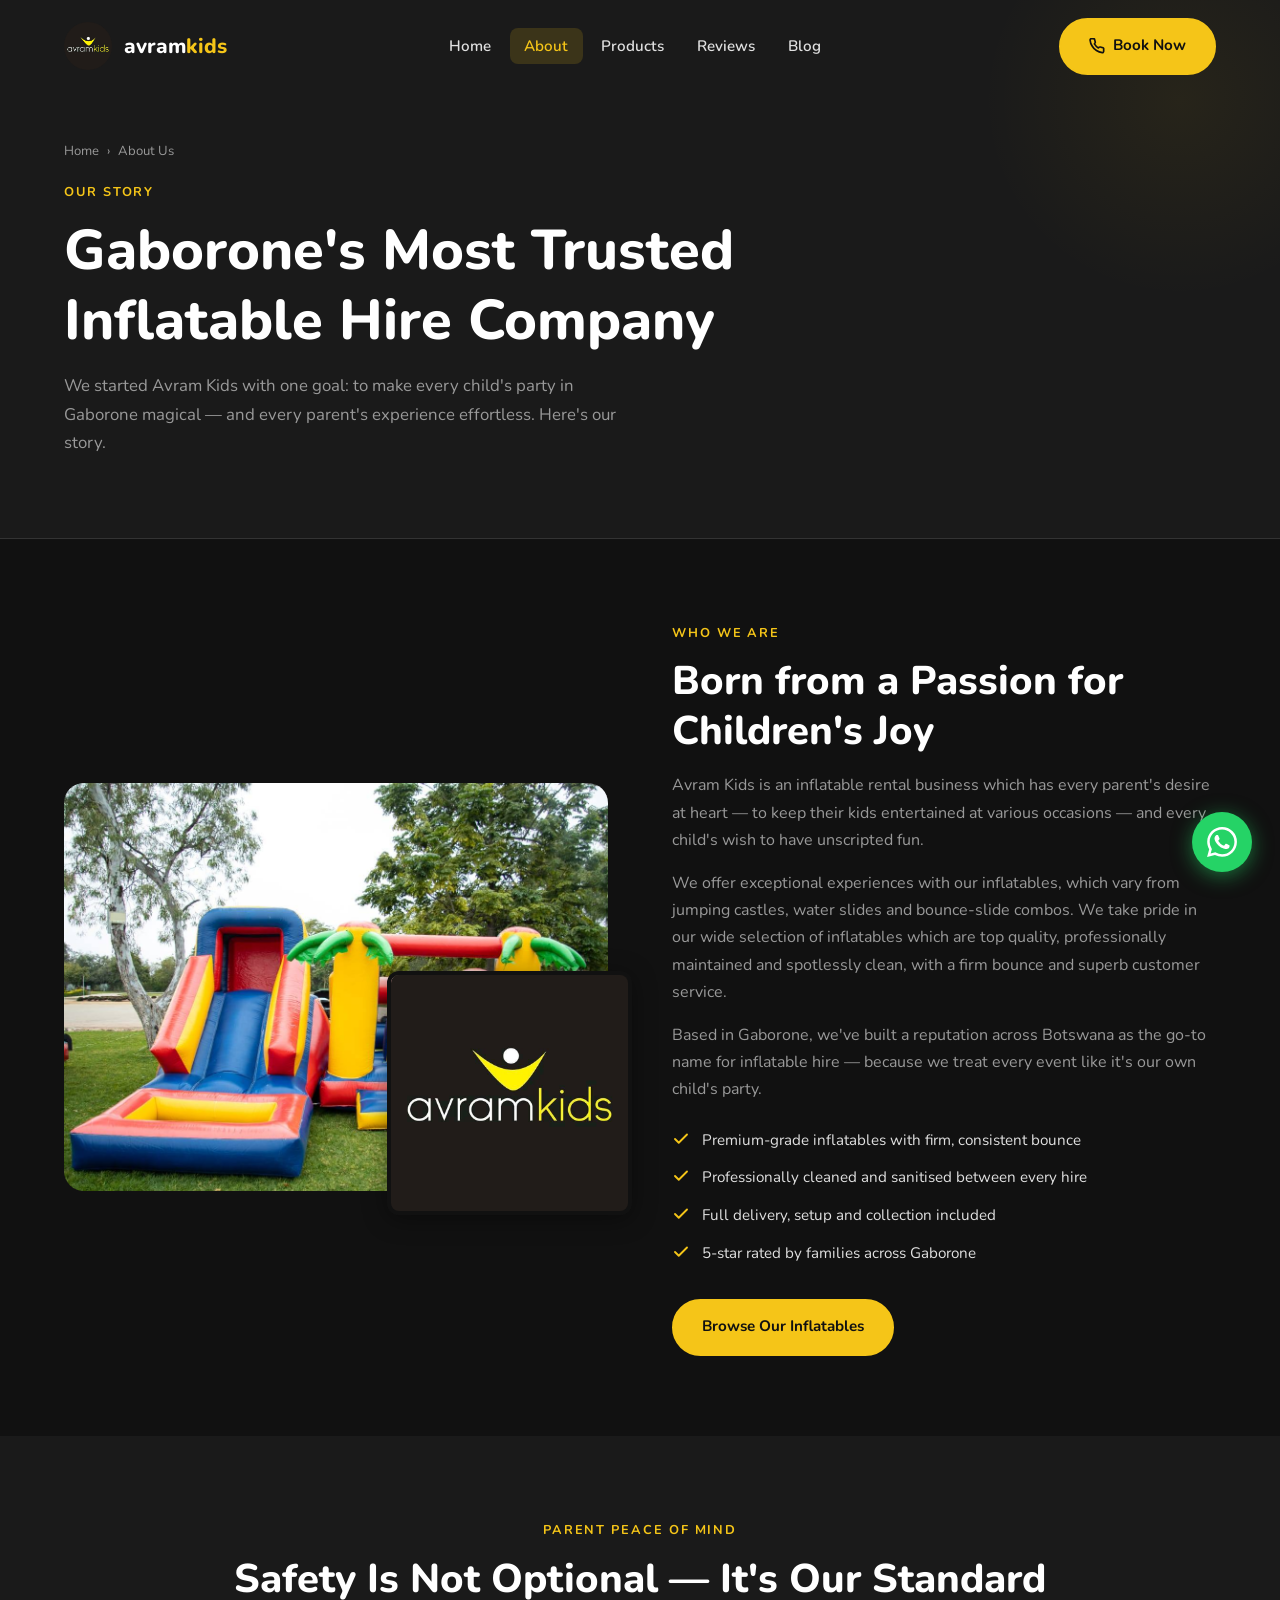
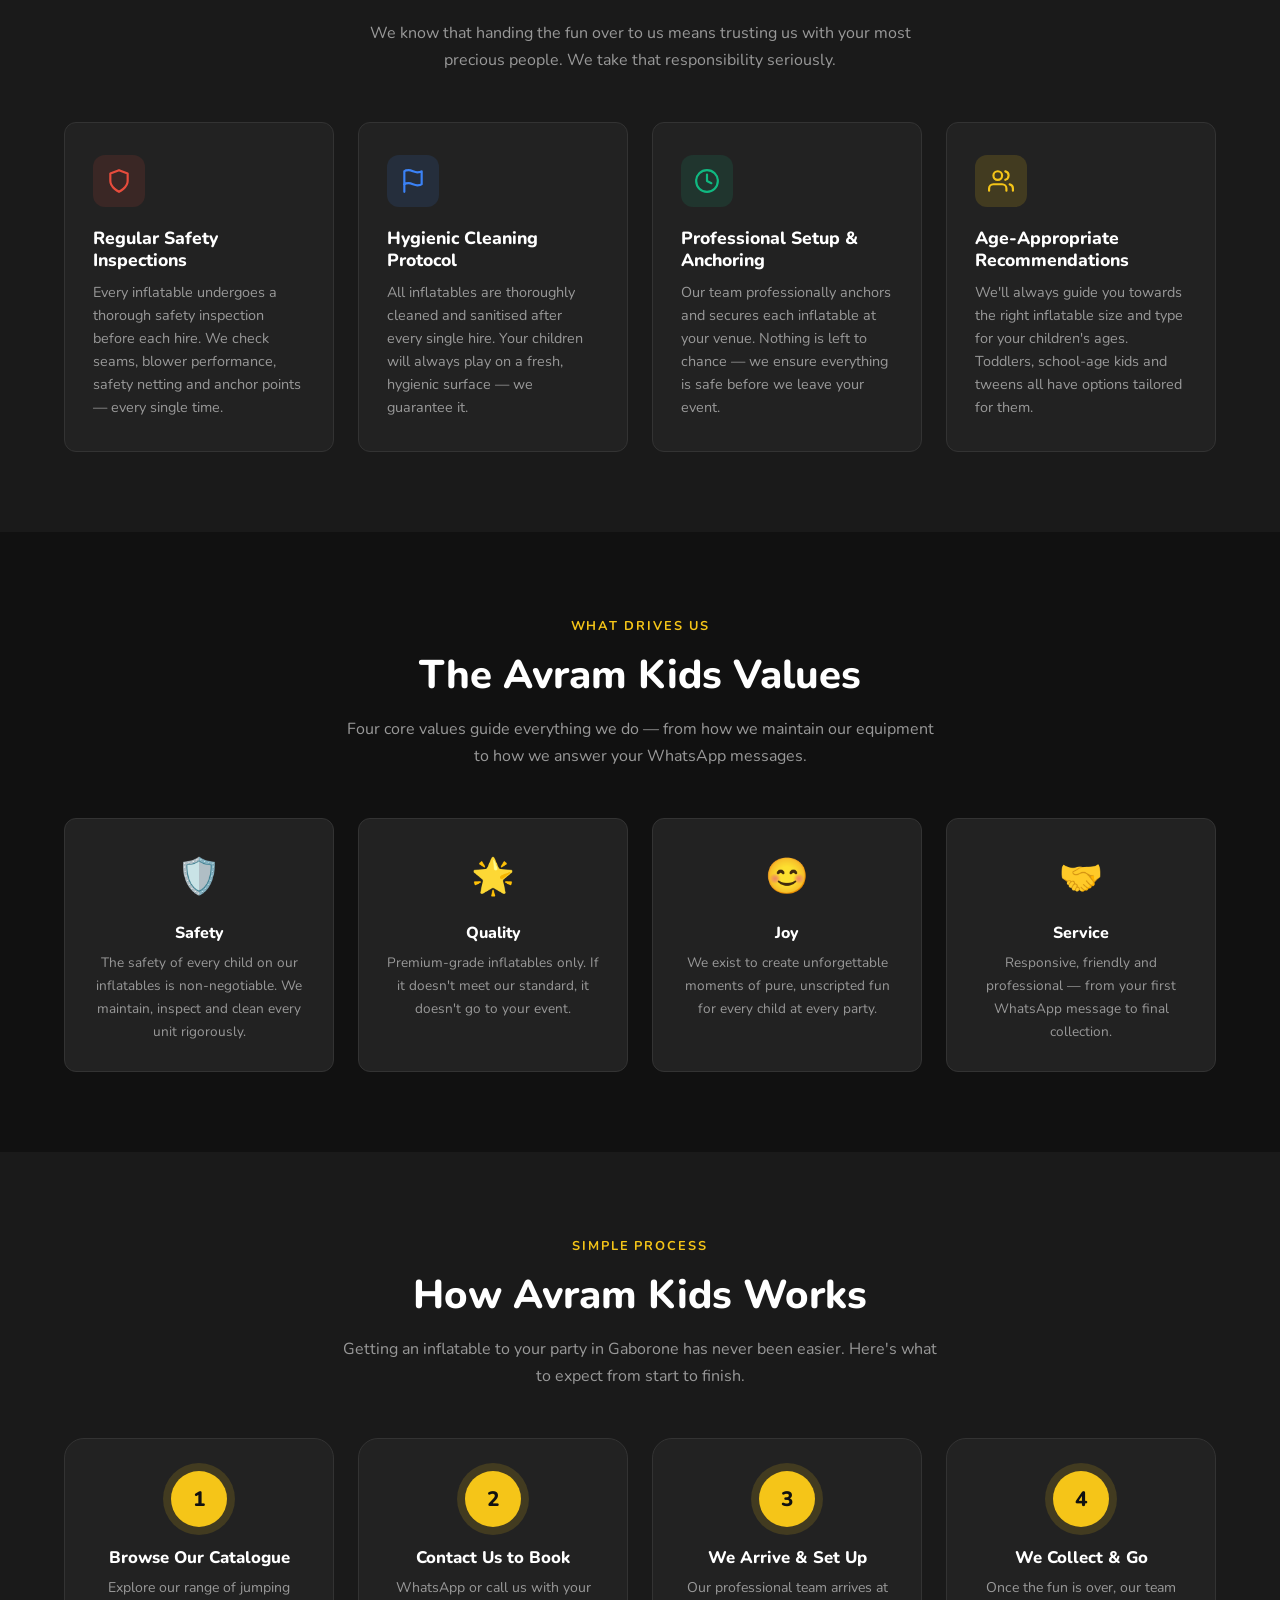
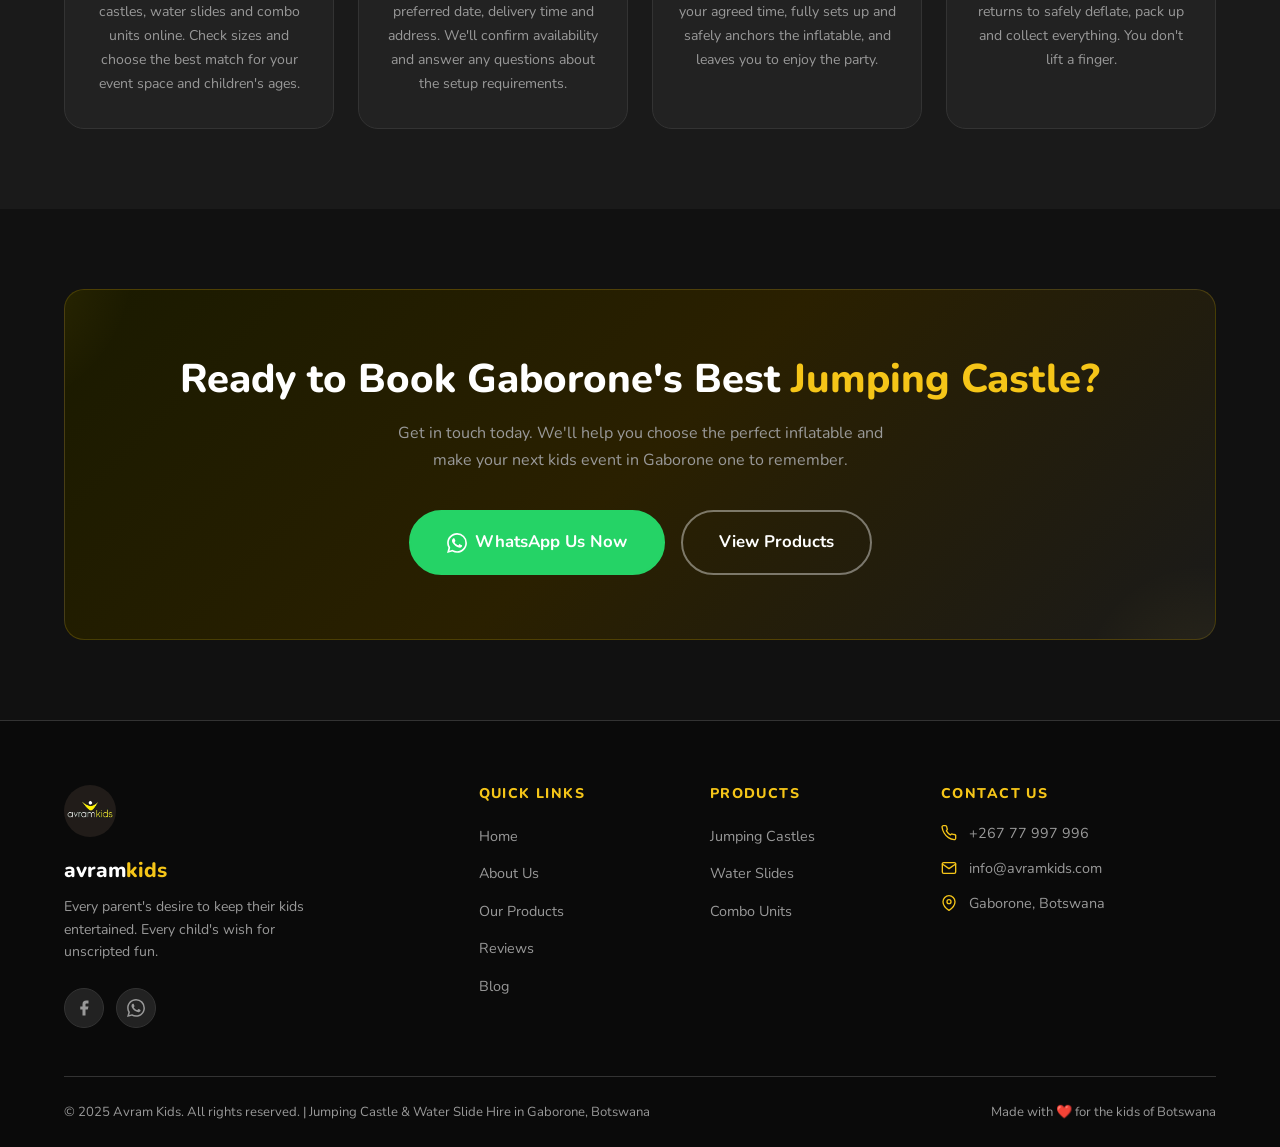
<file: about.html>
<!DOCTYPE html>
<html lang="en">
<head>
  <meta charset="UTF-8" />
  <meta name="viewport" content="width=device-width, initial-scale=1.0" />
  <title>About Avram Kids | Jumping Castle Hire Gaborone, Botswana</title>
  <meta name="description" content="Learn about Avram Kids — Gaborone's trusted inflatable hire company. Our story, our commitment to safety, and why hundreds of Botswana families choose us for their kids' parties." />
  <meta name="keywords" content="about Avram Kids, jumping castle company Gaborone, inflatable hire Botswana, kids party hire Gaborone" />
  <link rel="canonical" href="https://avramkids.com/about.html" />
  <meta property="og:title" content="About Avram Kids | Jumping Castle Hire Gaborone" />
  <meta property="og:description" content="Gaborone's most trusted inflatable hire company. Professional, safe and fun." />
  <meta property="og:image" content="https://avramkids.com/images/548196667_1407759974691377_262441830206106_n.jpg" />
  <link rel="preconnect" href="https://fonts.googleapis.com" />
  <link rel="preconnect" href="https://fonts.gstatic.com" crossorigin />
  <link href="https://fonts.googleapis.com/css2?family=Nunito:wght@400;600;700;800;900&display=swap" rel="stylesheet" />
  <link rel="stylesheet" href="styles.css" />
  <link rel="icon" href="images/avramkids logo.jpg" type="image/jpeg" />
</head>
<body>

<nav class="navbar" role="navigation" aria-label="Main navigation">
  <div class="container">
    <div class="nav-inner">
      <a href="index.html" class="nav-logo">
        <img src="images/avramkids logo.jpg" alt="Avram Kids logo" width="48" height="48" />
        <span class="nav-logo-text">avram<span>kids</span></span>
      </a>
      <ul class="nav-links">
        <li><a href="index.html">Home</a></li>
        <li><a href="about.html">About</a></li>
        <li><a href="products.html">Products</a></li>
        <li><a href="reviews.html">Reviews</a></li>
        <li><a href="blog.html">Blog</a></li>
      </ul>
      <a href="https://wa.me/26777997996?text=Hi%20Avram%20Kids!%20I%27d%20like%20to%20enquire%20about%20hiring%20an%20inflatable." class="btn btn-primary nav-cta" target="_blank" rel="noopener">
        <svg xmlns="http://www.w3.org/2000/svg" width="16" height="16" viewBox="0 0 24 24" fill="none" stroke="currentColor" stroke-width="2.5" stroke-linecap="round" stroke-linejoin="round" aria-hidden="true"><path d="M22 16.92v3a2 2 0 0 1-2.18 2 19.79 19.79 0 0 1-8.63-3.07A19.5 19.5 0 0 1 4.69 12 19.79 19.79 0 0 1 1.61 3.18 2 2 0 0 1 3.6 1h3a2 2 0 0 1 2 1.72 12.84 12.84 0 0 0 .7 2.81 2 2 0 0 1-.45 2.11L8.09 8.91a16 16 0 0 0 6 6l.83-.83a2 2 0 0 1 2.11-.45 12.84 12.84 0 0 0 2.81.7A2 2 0 0 1 22 16.92z"/></svg>
        Book Now
      </a>
      <button class="nav-toggle" aria-label="Toggle mobile menu"><span></span><span></span><span></span></button>
    </div>
  </div>
</nav>
<nav class="nav-mobile">
  <a href="index.html">Home</a>
  <a href="about.html">About Us</a>
  <a href="products.html">Our Products</a>
  <a href="reviews.html">Reviews</a>
  <a href="blog.html">Blog</a>
  <a href="https://wa.me/26777997996?text=Hi%20Avram%20Kids!%20I%27d%20like%20to%20enquire%20about%20hiring%20an%20inflatable." class="btn btn-primary" target="_blank" rel="noopener">WhatsApp Us to Book</a>
</nav>

<!-- Page Hero -->
<header class="page-hero">
  <div class="container">
    <nav class="breadcrumb" aria-label="Breadcrumb">
      <a href="index.html">Home</a>
      <span>›</span>
      <span>About Us</span>
    </nav>
    <span class="section-label page-hero-label">Our Story</span>
    <h1>Gaborone's Most Trusted<br />Inflatable Hire Company</h1>
    <p>We started Avram Kids with one goal: to make every child's party in Gaborone magical — and every parent's experience effortless. Here's our story.</p>
  </div>
</header>

<!-- Our Story -->
<section class="section">
  <div class="container">
    <div class="about-intro-grid">
      <div class="about-img-stack reveal">
        <div class="about-img-main">
          <img src="images/548196667_1407759974691377_262441830206106_n.jpg" alt="Avram Kids jumping castle and water slide combo set up outdoors in Gaborone" loading="lazy" />
        </div>
        <div class="about-img-accent">
          <img src="images/avramkids logo.jpg" alt="Avram Kids brand logo" loading="lazy" />
        </div>
      </div>

      <div class="about-text reveal reveal-delay-1">
        <span class="section-label">Who We Are</span>
        <h2>Born from a Passion for Children's Joy</h2>
        <p>Avram Kids is an inflatable rental business which has every parent's desire at heart — to keep their kids entertained at various occasions — and every child's wish to have unscripted fun.</p>
        <p>We offer exceptional experiences with our inflatables, which vary from jumping castles, water slides and bounce-slide combos. We take pride in our wide selection of inflatables which are top quality, professionally maintained and spotlessly clean, with a firm bounce and superb customer service.</p>
        <p>Based in Gaborone, we've built a reputation across Botswana as the go-to name for inflatable hire — because we treat every event like it's our own child's party.</p>

        <div class="about-checkmarks">
          <div class="about-check">
            <svg xmlns="http://www.w3.org/2000/svg" width="18" height="18" viewBox="0 0 24 24" fill="none" stroke="currentColor" stroke-width="2.5" stroke-linecap="round" stroke-linejoin="round" aria-hidden="true"><polyline points="20 6 9 17 4 12"/></svg>
            Premium-grade inflatables with firm, consistent bounce
          </div>
          <div class="about-check">
            <svg xmlns="http://www.w3.org/2000/svg" width="18" height="18" viewBox="0 0 24 24" fill="none" stroke="currentColor" stroke-width="2.5" stroke-linecap="round" stroke-linejoin="round" aria-hidden="true"><polyline points="20 6 9 17 4 12"/></svg>
            Professionally cleaned and sanitised between every hire
          </div>
          <div class="about-check">
            <svg xmlns="http://www.w3.org/2000/svg" width="18" height="18" viewBox="0 0 24 24" fill="none" stroke="currentColor" stroke-width="2.5" stroke-linecap="round" stroke-linejoin="round" aria-hidden="true"><polyline points="20 6 9 17 4 12"/></svg>
            Full delivery, setup and collection included
          </div>
          <div class="about-check">
            <svg xmlns="http://www.w3.org/2000/svg" width="18" height="18" viewBox="0 0 24 24" fill="none" stroke="currentColor" stroke-width="2.5" stroke-linecap="round" stroke-linejoin="round" aria-hidden="true"><polyline points="20 6 9 17 4 12"/></svg>
            5-star rated by families across Gaborone
          </div>
        </div>

        <a href="products.html" class="btn btn-primary">Browse Our Inflatables</a>
      </div>
    </div>
  </div>
</section>

<!-- Safety Commitment -->
<section class="section section-alt" aria-labelledby="safety-heading">
  <div class="container">
    <div class="text-center">
      <span class="section-label">Parent Peace of Mind</span>
      <h2 class="section-title" id="safety-heading">Safety Is Not Optional — It's Our Standard</h2>
      <p class="section-sub">We know that handing the fun over to us means trusting us with your most precious people. We take that responsibility seriously.</p>
    </div>

    <div class="features-grid">
      <div class="feature-card reveal">
        <div class="feature-icon">
          <svg xmlns="http://www.w3.org/2000/svg" width="26" height="26" viewBox="0 0 24 24" fill="none" stroke="currentColor" stroke-width="2" stroke-linecap="round" stroke-linejoin="round" aria-hidden="true"><path d="M12 22s8-4 8-10V5l-8-3-8 3v7c0 6 8 10 8 10z"/></svg>
        </div>
        <h3>Regular Safety Inspections</h3>
        <p>Every inflatable undergoes a thorough safety inspection before each hire. We check seams, blower performance, safety netting and anchor points — every single time.</p>
      </div>

      <div class="feature-card reveal reveal-delay-1">
        <div class="feature-icon">
          <svg xmlns="http://www.w3.org/2000/svg" width="26" height="26" viewBox="0 0 24 24" fill="none" stroke="currentColor" stroke-width="2" stroke-linecap="round" stroke-linejoin="round" aria-hidden="true"><path d="M4 15s1-1 4-1 5 2 8 2 4-1 4-1V3s-1 1-4 1-5-2-8-2-4 1-4 1z"/><line x1="4" y1="22" x2="4" y2="15"/></svg>
        </div>
        <h3>Hygienic Cleaning Protocol</h3>
        <p>All inflatables are thoroughly cleaned and sanitised after every single hire. Your children will always play on a fresh, hygienic surface — we guarantee it.</p>
      </div>

      <div class="feature-card reveal reveal-delay-2">
        <div class="feature-icon">
          <svg xmlns="http://www.w3.org/2000/svg" width="26" height="26" viewBox="0 0 24 24" fill="none" stroke="currentColor" stroke-width="2" stroke-linecap="round" stroke-linejoin="round" aria-hidden="true"><circle cx="12" cy="12" r="10"/><polyline points="12 6 12 12 16 14"/></svg>
        </div>
        <h3>Professional Setup &amp; Anchoring</h3>
        <p>Our team professionally anchors and secures each inflatable at your venue. Nothing is left to chance — we ensure everything is safe before we leave your event.</p>
      </div>

      <div class="feature-card reveal reveal-delay-3">
        <div class="feature-icon">
          <svg xmlns="http://www.w3.org/2000/svg" width="26" height="26" viewBox="0 0 24 24" fill="none" stroke="currentColor" stroke-width="2" stroke-linecap="round" stroke-linejoin="round" aria-hidden="true"><path d="M17 21v-2a4 4 0 0 0-4-4H5a4 4 0 0 0-4 4v2"/><circle cx="9" cy="7" r="4"/><path d="M23 21v-2a4 4 0 0 0-3-3.87"/><path d="M16 3.13a4 4 0 0 1 0 7.75"/></svg>
        </div>
        <h3>Age-Appropriate Recommendations</h3>
        <p>We'll always guide you towards the right inflatable size and type for your children's ages. Toddlers, school-age kids and tweens all have options tailored for them.</p>
      </div>
    </div>
  </div>
</section>

<!-- Our Values -->
<section class="section" aria-labelledby="values-heading">
  <div class="container">
    <div class="text-center">
      <span class="section-label">What Drives Us</span>
      <h2 class="section-title" id="values-heading">The Avram Kids Values</h2>
      <p class="section-sub">Four core values guide everything we do — from how we maintain our equipment to how we answer your WhatsApp messages.</p>
    </div>

    <div class="values-grid">
      <div class="value-card reveal">
        <span class="value-icon" aria-hidden="true">🛡️</span>
        <h3>Safety</h3>
        <p>The safety of every child on our inflatables is non-negotiable. We maintain, inspect and clean every unit rigorously.</p>
      </div>
      <div class="value-card reveal reveal-delay-1">
        <span class="value-icon" aria-hidden="true">🌟</span>
        <h3>Quality</h3>
        <p>Premium-grade inflatables only. If it doesn't meet our standard, it doesn't go to your event.</p>
      </div>
      <div class="value-card reveal reveal-delay-2">
        <span class="value-icon" aria-hidden="true">😊</span>
        <h3>Joy</h3>
        <p>We exist to create unforgettable moments of pure, unscripted fun for every child at every party.</p>
      </div>
      <div class="value-card reveal reveal-delay-3">
        <span class="value-icon" aria-hidden="true">🤝</span>
        <h3>Service</h3>
        <p>Responsive, friendly and professional — from your first WhatsApp message to final collection.</p>
      </div>
    </div>
  </div>
</section>

<!-- How It Works -->
<section class="section section-alt" aria-labelledby="process-heading">
  <div class="container">
    <div class="text-center">
      <span class="section-label">Simple Process</span>
      <h2 class="section-title" id="process-heading">How Avram Kids Works</h2>
      <p class="section-sub">Getting an inflatable to your party in Gaborone has never been easier. Here's what to expect from start to finish.</p>
    </div>

    <div class="steps-grid">
      <div class="step-card reveal">
        <div class="step-num">1</div>
        <h3>Browse Our Catalogue</h3>
        <p>Explore our range of jumping castles, water slides and combo units online. Check sizes and choose the best match for your event space and children's ages.</p>
      </div>
      <div class="step-card reveal reveal-delay-1">
        <div class="step-num">2</div>
        <h3>Contact Us to Book</h3>
        <p>WhatsApp or call us with your preferred date, delivery time and address. We'll confirm availability and answer any questions about the setup requirements.</p>
      </div>
      <div class="step-card reveal reveal-delay-2">
        <div class="step-num">3</div>
        <h3>We Arrive &amp; Set Up</h3>
        <p>Our professional team arrives at your agreed time, fully sets up and safely anchors the inflatable, and leaves you to enjoy the party.</p>
      </div>
      <div class="step-card reveal reveal-delay-3">
        <div class="step-num">4</div>
        <h3>We Collect &amp; Go</h3>
        <p>Once the fun is over, our team returns to safely deflate, pack up and collect everything. You don't lift a finger.</p>
      </div>
    </div>
  </div>
</section>

<!-- CTA -->
<section class="section">
  <div class="container">
    <div class="cta-banner">
      <h2>Ready to Book Gaborone's Best <em style="font-style:normal;color:var(--yellow)">Jumping Castle?</em></h2>
      <p>Get in touch today. We'll help you choose the perfect inflatable and make your next kids event in Gaborone one to remember.</p>
      <div class="cta-actions">
        <a href="https://wa.me/26777997996?text=Hi%20Avram%20Kids!%20I%27d%20like%20to%20book%20an%20inflatable." class="btn btn-whatsapp btn-lg" target="_blank" rel="noopener">
          <svg xmlns="http://www.w3.org/2000/svg" width="20" height="20" viewBox="0 0 24 24" fill="currentColor" aria-hidden="true"><path d="M17.472 14.382c-.297-.149-1.758-.867-2.03-.967-.273-.099-.471-.148-.67.15-.197.297-.767.966-.94 1.164-.173.199-.347.223-.644.075-.297-.15-1.255-.463-2.39-1.475-.883-.788-1.48-1.761-1.653-2.059-.173-.297-.018-.458.13-.606.134-.133.298-.347.446-.52.149-.174.198-.298.298-.497.099-.198.05-.371-.025-.52-.075-.149-.669-1.612-.916-2.207-.242-.579-.487-.5-.669-.51-.173-.008-.371-.01-.57-.01-.198 0-.52.074-.792.372-.272.297-1.04 1.016-1.04 2.479 0 1.462 1.065 2.875 1.213 3.074.149.198 2.096 3.2 5.077 4.487.709.306 1.262.489 1.694.625.712.227 1.36.195 1.871.118.571-.085 1.758-.719 2.006-1.413.248-.694.248-1.289.173-1.413-.074-.124-.272-.198-.57-.347m-5.421 7.403h-.004a9.87 9.87 0 0 1-5.031-1.378l-.361-.214-3.741.982.998-3.648-.235-.374a9.86 9.86 0 0 1-1.51-5.26c.001-5.45 4.436-9.884 9.888-9.884 2.64 0 5.122 1.03 6.988 2.898a9.825 9.825 0 0 1 2.893 6.994c-.003 5.45-4.437 9.884-9.885 9.884m8.413-18.297A11.815 11.815 0 0 0 12.05 0C5.495 0 .16 5.335.157 11.892c0 2.096.547 4.142 1.588 5.945L.057 24l6.305-1.654a11.882 11.882 0 0 0 5.683 1.448h.005c6.554 0 11.89-5.335 11.893-11.893a11.821 11.821 0 0 0-3.48-8.413Z"/></svg>
          WhatsApp Us Now
        </a>
        <a href="products.html" class="btn btn-outline btn-lg">View Products</a>
      </div>
    </div>
  </div>
</section>

<footer class="footer" role="contentinfo">
  <div class="container">
    <div class="footer-grid">
      <div class="footer-brand">
        <img src="images/avramkids logo.jpg" alt="Avram Kids logo" width="52" height="52" />
        <div class="footer-brand-name">avram<span>kids</span></div>
        <p class="footer-tagline">Every parent's desire to keep their kids entertained. Every child's wish for unscripted fun.</p>
        <div class="footer-socials">
          <a href="https://www.facebook.com/avramkids" class="footer-social" target="_blank" rel="noopener" aria-label="Facebook"><svg xmlns="http://www.w3.org/2000/svg" width="18" height="18" viewBox="0 0 24 24" fill="currentColor" aria-hidden="true"><path d="M18 2h-3a5 5 0 0 0-5 5v3H7v4h3v8h4v-8h3l1-4h-4V7a1 1 0 0 1 1-1h3z"/></svg></a>
          <a href="https://wa.me/26777997996" class="footer-social" target="_blank" rel="noopener" aria-label="WhatsApp"><svg xmlns="http://www.w3.org/2000/svg" width="18" height="18" viewBox="0 0 24 24" fill="currentColor" aria-hidden="true"><path d="M17.472 14.382c-.297-.149-1.758-.867-2.03-.967-.273-.099-.471-.148-.67.15-.197.297-.767.966-.94 1.164-.173.199-.347.223-.644.075-.297-.15-1.255-.463-2.39-1.475-.883-.788-1.48-1.761-1.653-2.059-.173-.297-.018-.458.13-.606.134-.133.298-.347.446-.52.149-.174.198-.298.298-.497.099-.198.05-.371-.025-.52-.075-.149-.669-1.612-.916-2.207-.242-.579-.487-.5-.669-.51-.173-.008-.371-.01-.57-.01-.198 0-.52.074-.792.372-.272.297-1.04 1.016-1.04 2.479 0 1.462 1.065 2.875 1.213 3.074.149.198 2.096 3.2 5.077 4.487.709.306 1.262.489 1.694.625.712.227 1.36.195 1.871.118.571-.085 1.758-.719 2.006-1.413.248-.694.248-1.289.173-1.413-.074-.124-.272-.198-.57-.347m-5.421 7.403h-.004a9.87 9.87 0 0 1-5.031-1.378l-.361-.214-3.741.982.998-3.648-.235-.374a9.86 9.86 0 0 1-1.51-5.26c.001-5.45 4.436-9.884 9.888-9.884 2.64 0 5.122 1.03 6.988 2.898a9.825 9.825 0 0 1 2.893 6.994c-.003 5.45-4.437 9.884-9.885 9.884m8.413-18.297A11.815 11.815 0 0 0 12.05 0C5.495 0 .16 5.335.157 11.892c0 2.096.547 4.142 1.588 5.945L.057 24l6.305-1.654a11.882 11.882 0 0 0 5.683 1.448h.005c6.554 0 11.89-5.335 11.893-11.893a11.821 11.821 0 0 0-3.48-8.413Z"/></svg></a>
        </div>
      </div>
      <div class="footer-col">
        <h4>Quick Links</h4>
        <ul>
          <li><a href="index.html">Home</a></li>
          <li><a href="about.html">About Us</a></li>
          <li><a href="products.html">Our Products</a></li>
          <li><a href="reviews.html">Reviews</a></li>
          <li><a href="blog.html">Blog</a></li>
        </ul>
      </div>
      <div class="footer-col">
        <h4>Products</h4>
        <ul>
          <li><a href="products.html?filter=castle">Jumping Castles</a></li>
          <li><a href="products.html?filter=waterslide">Water Slides</a></li>
          <li><a href="products.html?filter=combo">Combo Units</a></li>
        </ul>
      </div>
      <div class="footer-col">
        <h4>Contact Us</h4>
        <div class="footer-contact-item"><svg xmlns="http://www.w3.org/2000/svg" width="16" height="16" viewBox="0 0 24 24" fill="none" stroke="currentColor" stroke-width="2" stroke-linecap="round" stroke-linejoin="round" aria-hidden="true"><path d="M22 16.92v3a2 2 0 0 1-2.18 2 19.79 19.79 0 0 1-8.63-3.07A19.5 19.5 0 0 1 4.69 12 19.79 19.79 0 0 1 1.61 3.18 2 2 0 0 1 3.6 1h3a2 2 0 0 1 2 1.72 12.84 12.84 0 0 0 .7 2.81 2 2 0 0 1-.45 2.11L8.09 8.91a16 16 0 0 0 6 6l.83-.83a2 2 0 0 1 2.11-.45 12.84 12.84 0 0 0 2.81.7A2 2 0 0 1 22 16.92z"/></svg><a href="tel:+26777997996">+267 77 997 996</a></div>
        <div class="footer-contact-item"><svg xmlns="http://www.w3.org/2000/svg" width="16" height="16" viewBox="0 0 24 24" fill="none" stroke="currentColor" stroke-width="2" stroke-linecap="round" stroke-linejoin="round" aria-hidden="true"><path d="M4 4h16c1.1 0 2 .9 2 2v12c0 1.1-.9 2-2 2H4c-1.1 0-2-.9-2-2V6c0-1.1.9-2 2-2z"/><polyline points="22,6 12,13 2,6"/></svg><a href="mailto:info@avramkids.com">info@avramkids.com</a></div>
        <div class="footer-contact-item"><svg xmlns="http://www.w3.org/2000/svg" width="16" height="16" viewBox="0 0 24 24" fill="none" stroke="currentColor" stroke-width="2" stroke-linecap="round" stroke-linejoin="round" aria-hidden="true"><path d="M21 10c0 7-9 13-9 13s-9-6-9-13a9 9 0 0 1 18 0z"/><circle cx="12" cy="10" r="3"/></svg>Gaborone, Botswana</div>
      </div>
    </div>
    <div class="footer-bottom">
      <span>© 2025 Avram Kids. All rights reserved. | Jumping Castle &amp; Water Slide Hire in Gaborone, Botswana</span>
      <span>Made with ❤️ for the kids of Botswana</span>
    </div>
  </div>
</footer>

<a href="https://wa.me/26777997996?text=Hi%20Avram%20Kids!%20I%27d%20like%20to%20enquire%20about%20hiring%20an%20inflatable." class="whatsapp-float" target="_blank" rel="noopener" aria-label="Chat on WhatsApp">
  <svg xmlns="http://www.w3.org/2000/svg" viewBox="0 0 24 24" fill="currentColor" aria-hidden="true"><path d="M17.472 14.382c-.297-.149-1.758-.867-2.03-.967-.273-.099-.471-.148-.67.15-.197.297-.767.966-.94 1.164-.173.199-.347.223-.644.075-.297-.15-1.255-.463-2.39-1.475-.883-.788-1.48-1.761-1.653-2.059-.173-.297-.018-.458.13-.606.134-.133.298-.347.446-.52.149-.174.198-.298.298-.497.099-.198.05-.371-.025-.52-.075-.149-.669-1.612-.916-2.207-.242-.579-.487-.5-.669-.51-.173-.008-.371-.01-.57-.01-.198 0-.52.074-.792.372-.272.297-1.04 1.016-1.04 2.479 0 1.462 1.065 2.875 1.213 3.074.149.198 2.096 3.2 5.077 4.487.709.306 1.262.489 1.694.625.712.227 1.36.195 1.871.118.571-.085 1.758-.719 2.006-1.413.248-.694.248-1.289.173-1.413-.074-.124-.272-.198-.57-.347m-5.421 7.403h-.004a9.87 9.87 0 0 1-5.031-1.378l-.361-.214-3.741.982.998-3.648-.235-.374a9.86 9.86 0 0 1-1.51-5.26c.001-5.45 4.436-9.884 9.888-9.884 2.64 0 5.122 1.03 6.988 2.898a9.825 9.825 0 0 1 2.893 6.994c-.003 5.45-4.437 9.884-9.885 9.884m8.413-18.297A11.815 11.815 0 0 0 12.05 0C5.495 0 .16 5.335.157 11.892c0 2.096.547 4.142 1.588 5.945L.057 24l6.305-1.654a11.882 11.882 0 0 0 5.683 1.448h.005c6.554 0 11.89-5.335 11.893-11.893a11.821 11.821 0 0 0-3.48-8.413Z"/></svg>
</a>
<button class="scroll-top" aria-label="Scroll to top"><svg xmlns="http://www.w3.org/2000/svg" viewBox="0 0 24 24" fill="none" stroke="currentColor" stroke-width="2.5" stroke-linecap="round" stroke-linejoin="round" aria-hidden="true"><line x1="12" y1="19" x2="12" y2="5"/><polyline points="5 12 12 5 19 12"/></svg></button>
<script src="main.js"></script>
</body>
</html>
</file>
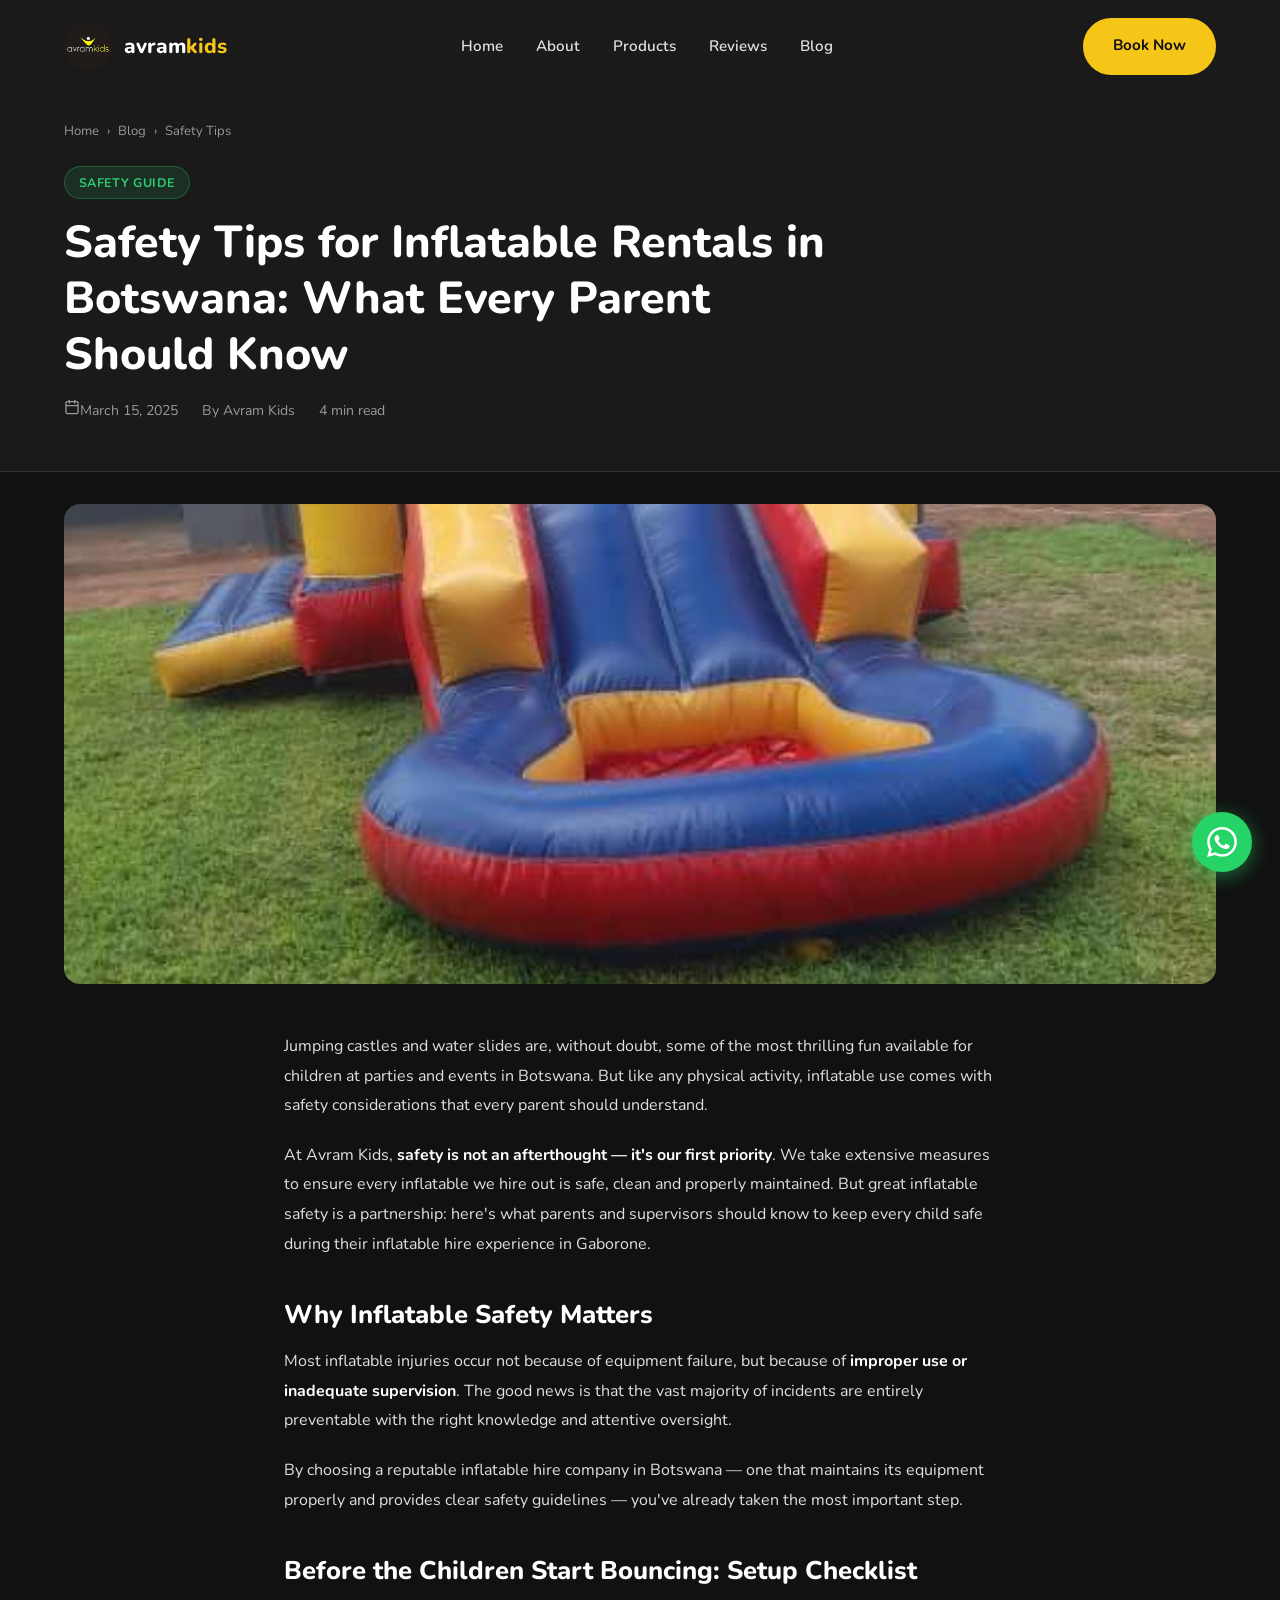
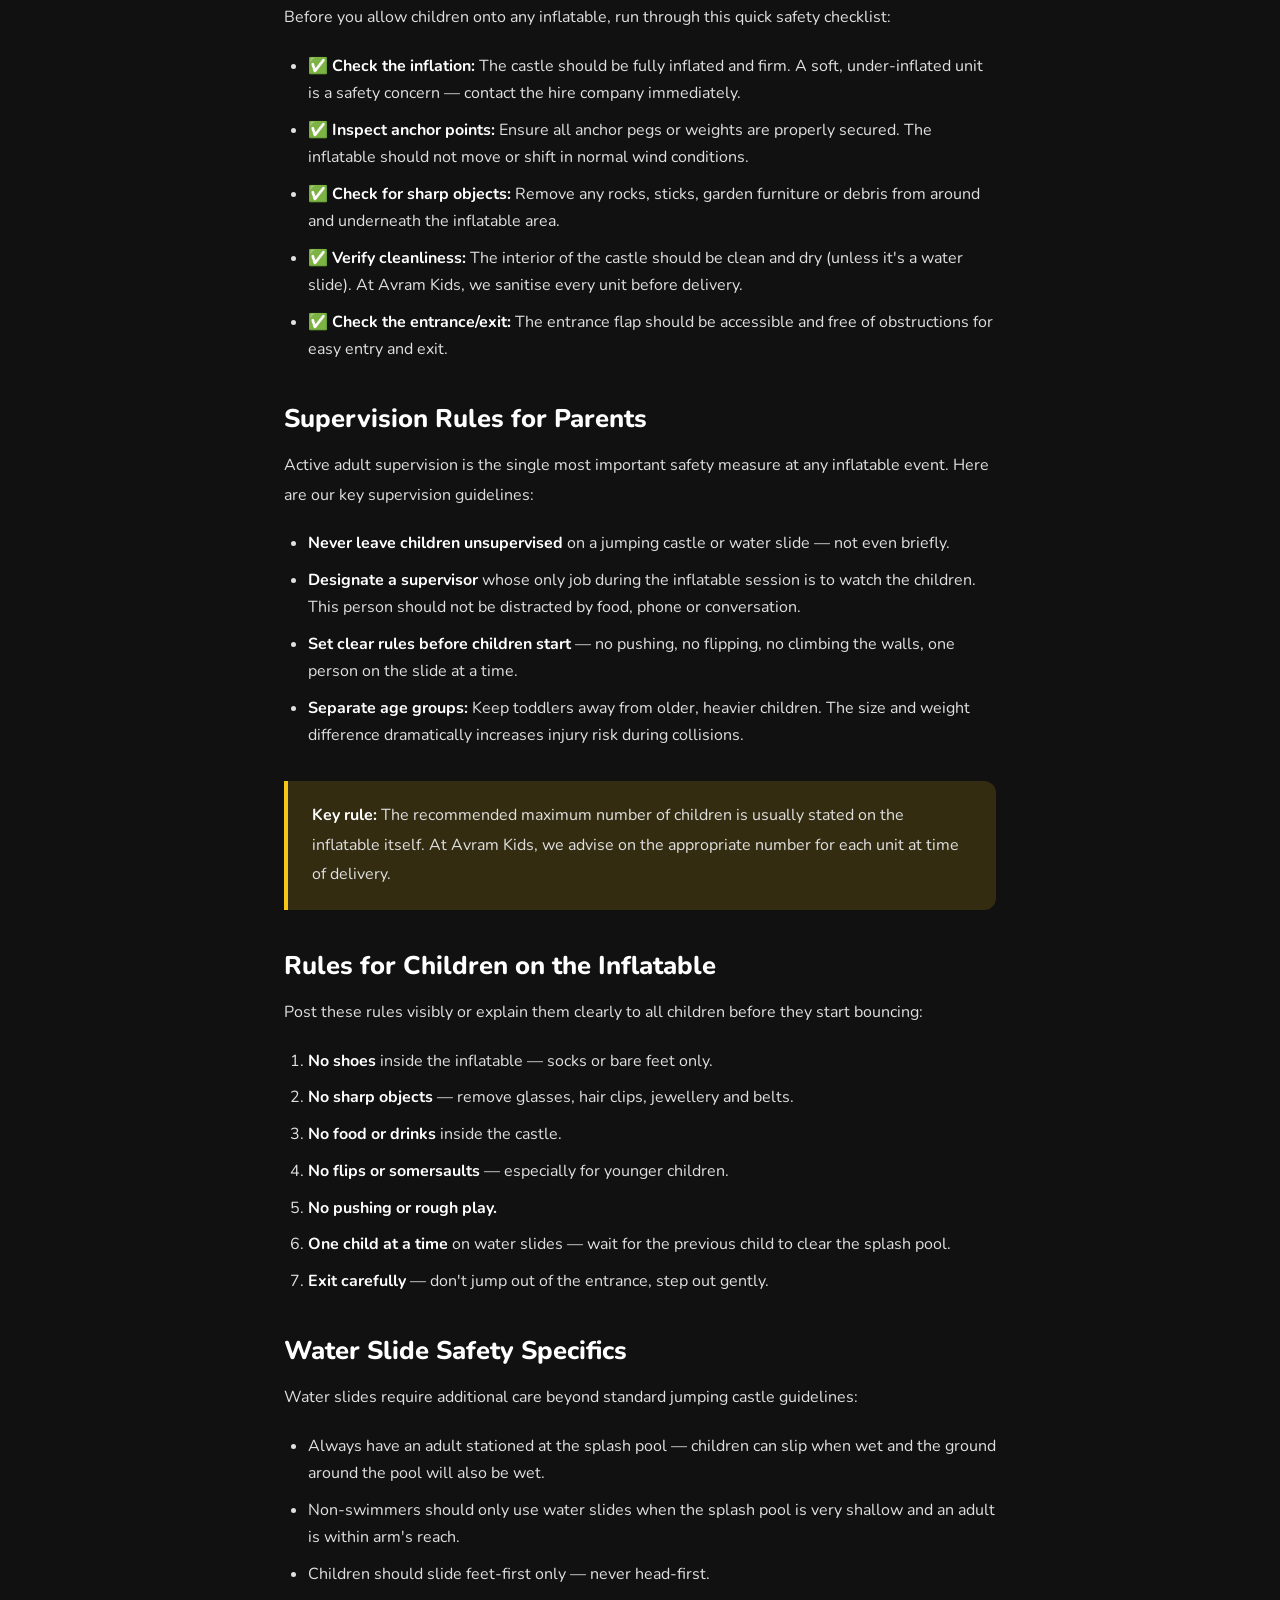
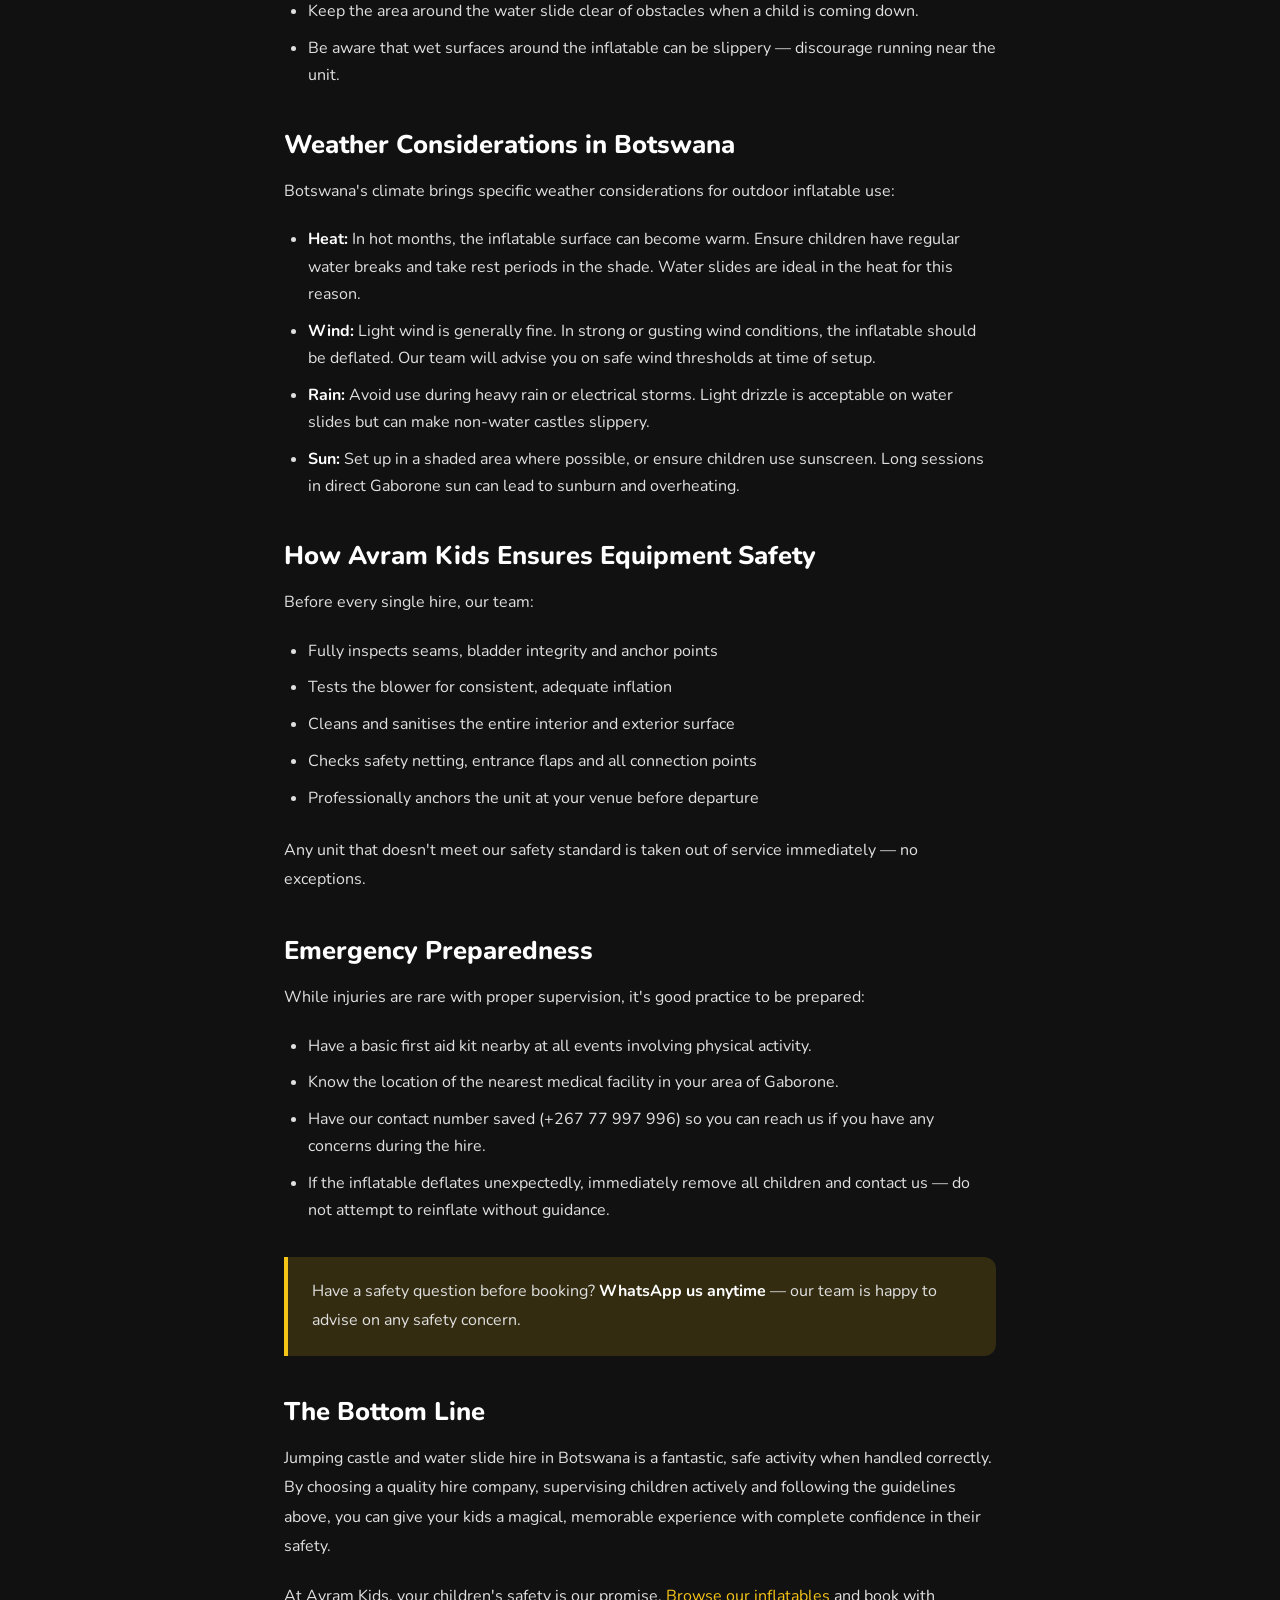
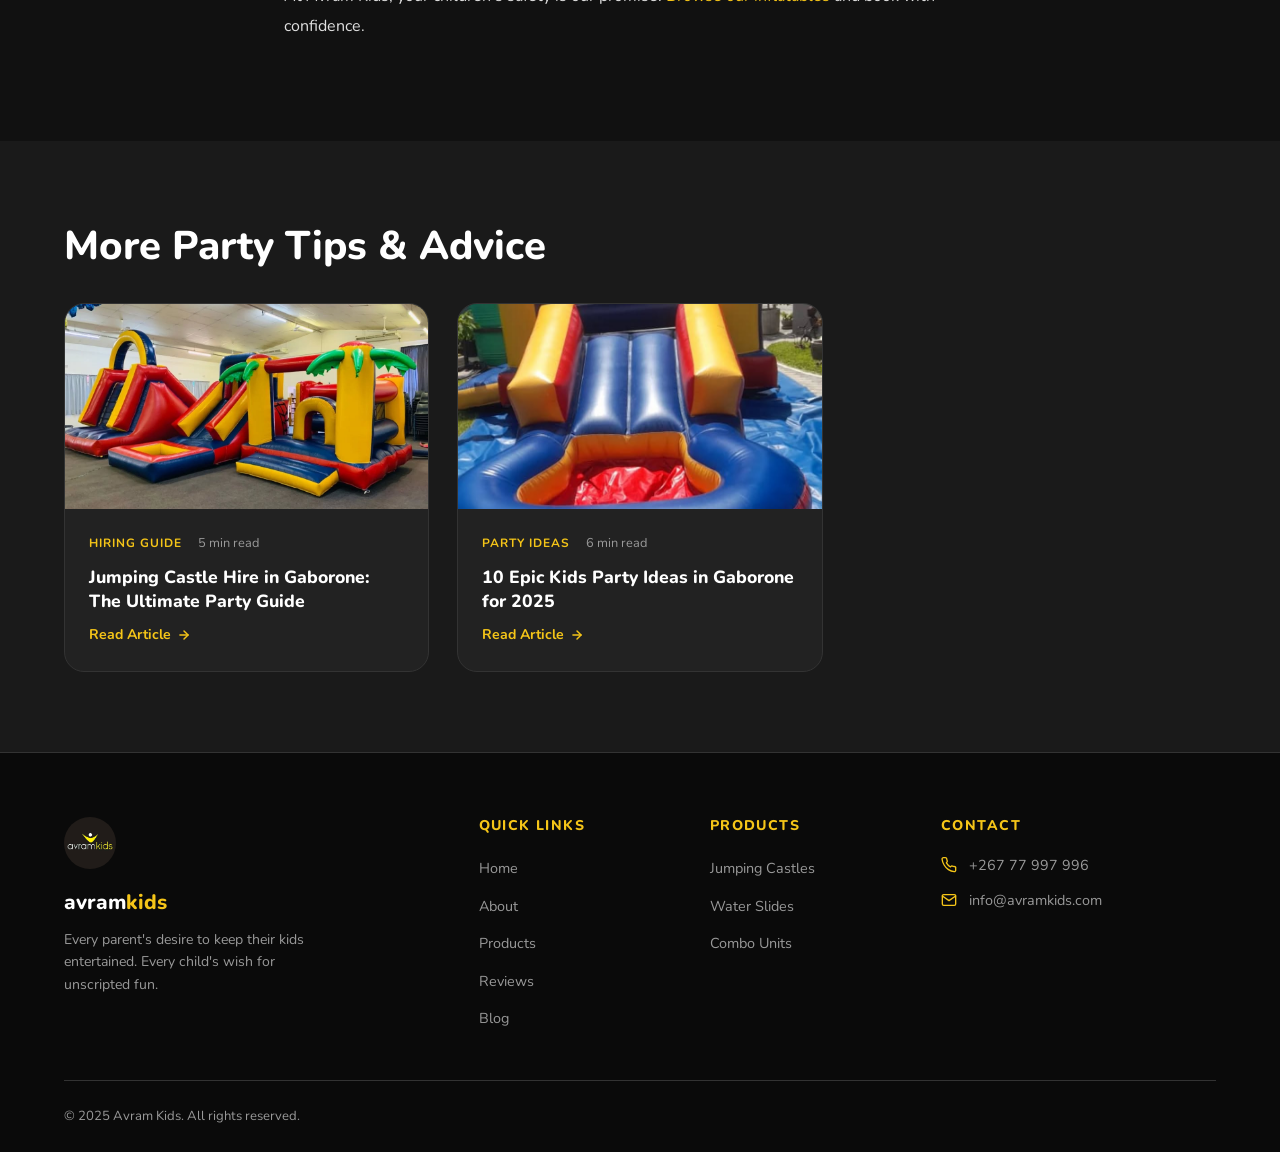
<file: blog-inflatable-safety-tips-botswana.html>
<!DOCTYPE html>
<html lang="en">
<head>
  <meta charset="UTF-8" />
  <meta name="viewport" content="width=device-width, initial-scale=1.0" />
  <title>Safety Tips for Inflatable Rentals in Botswana: What Every Parent Should Know | Avram Kids</title>
  <meta name="description" content="A complete safety guide for parents hiring jumping castles and water slides in Botswana. Learn what to check, supervision guidelines and how to ensure your children stay safe." />
  <meta name="keywords" content="inflatable safety tips Botswana, jumping castle safety Gaborone, bouncy castle safety guide, inflatable rental safety children" />
  <link rel="canonical" href="https://avramkids.com/blog-inflatable-safety-tips-botswana.html" />
  <meta property="og:title" content="Safety Tips for Inflatable Rentals in Botswana" />
  <meta property="og:description" content="Everything parents need to know about keeping children safe on jumping castles and water slides in Botswana." />
  <meta property="og:image" content="https://avramkids.com/images/7.jpg" />
  <meta property="og:type" content="article" />
  <script type="application/ld+json">
  {
    "@context": "https://schema.org",
    "@type": "BlogPosting",
    "headline": "Safety Tips for Inflatable Rentals in Botswana: What Every Parent Should Know",
    "description": "A complete safety guide for parents hiring jumping castles and water slides in Botswana.",
    "image": "https://avramkids.com/images/7.jpg",
    "author": { "@type": "Organization", "name": "Avram Kids" },
    "publisher": { "@type": "Organization", "name": "Avram Kids", "url": "https://avramkids.com" },
    "datePublished": "2025-03-15",
    "dateModified": "2025-04-13",
    "url": "https://avramkids.com/blog-inflatable-safety-tips-botswana.html"
  }
  </script>
  <link rel="preconnect" href="https://fonts.googleapis.com" />
  <link rel="preconnect" href="https://fonts.gstatic.com" crossorigin />
  <link href="https://fonts.googleapis.com/css2?family=Nunito:wght@400;600;700;800;900&display=swap" rel="stylesheet" />
  <link rel="stylesheet" href="styles.css" />
  <link rel="icon" href="images/avramkids logo.jpg" type="image/jpeg" />
</head>
<body>

<nav class="navbar" role="navigation" aria-label="Main navigation">
  <div class="container">
    <div class="nav-inner">
      <a href="index.html" class="nav-logo"><img src="images/avramkids logo.jpg" alt="Avram Kids logo" width="48" height="48" /><span class="nav-logo-text">avram<span>kids</span></span></a>
      <ul class="nav-links"><li><a href="index.html">Home</a></li><li><a href="about.html">About</a></li><li><a href="products.html">Products</a></li><li><a href="reviews.html">Reviews</a></li><li><a href="blog.html">Blog</a></li></ul>
      <a href="https://wa.me/26777997996?text=Hi%20Avram%20Kids!%20I%27d%20like%20to%20enquire%20about%20hiring%20an%20inflatable." class="btn btn-primary nav-cta" target="_blank" rel="noopener">Book Now</a>
      <button class="nav-toggle" aria-label="Toggle mobile menu"><span></span><span></span><span></span></button>
    </div>
  </div>
</nav>
<nav class="nav-mobile">
  <a href="index.html">Home</a><a href="about.html">About Us</a><a href="products.html">Our Products</a><a href="reviews.html">Reviews</a><a href="blog.html">Blog</a>
  <a href="https://wa.me/26777997996?text=Hi%20Avram%20Kids!%20I%27d%20like%20to%20enquire%20about%20hiring%20an%20inflatable." class="btn btn-primary" target="_blank" rel="noopener">WhatsApp Us to Book</a>
</nav>

<header class="blog-post-hero">
  <div class="container">
    <nav class="blog-breadcrumb" aria-label="Breadcrumb"><a href="index.html">Home</a><span>›</span><a href="blog.html">Blog</a><span>›</span><span>Safety Tips</span></nav>
    <span class="badge badge-green" style="margin-bottom:1rem">Safety Guide</span>
    <h1 class="blog-post-title">Safety Tips for Inflatable Rentals in Botswana: What Every Parent Should Know</h1>
    <div class="blog-post-meta">
      <span><svg xmlns="http://www.w3.org/2000/svg" width="16" height="16" viewBox="0 0 24 24" fill="none" stroke="currentColor" stroke-width="2" stroke-linecap="round" stroke-linejoin="round" aria-hidden="true"><rect x="3" y="4" width="18" height="18" rx="2" ry="2"/><line x1="16" y1="2" x2="16" y2="6"/><line x1="8" y1="2" x2="8" y2="6"/><line x1="3" y1="10" x2="21" y2="10"/></svg>March 15, 2025</span>
      <span>By Avram Kids</span>
      <span>4 min read</span>
    </div>
  </div>
</header>

<div class="container" style="padding-top:2rem">
  <img src="images/7.jpg" alt="Inflatable bounce and water slide combo set up safely outdoors in Gaborone Botswana" style="width:100%;border-radius:16px;max-height:480px;object-fit:cover" loading="eager" />
</div>

<article class="blog-post-content" itemscope itemtype="https://schema.org/BlogPosting">

  <p>Jumping castles and water slides are, without doubt, some of the most thrilling fun available for children at parties and events in Botswana. But like any physical activity, inflatable use comes with safety considerations that every parent should understand.</p>

  <p>At Avram Kids, <strong>safety is not an afterthought — it's our first priority</strong>. We take extensive measures to ensure every inflatable we hire out is safe, clean and properly maintained. But great inflatable safety is a partnership: here's what parents and supervisors should know to keep every child safe during their inflatable hire experience in Gaborone.</p>

  <h2>Why Inflatable Safety Matters</h2>

  <p>Most inflatable injuries occur not because of equipment failure, but because of <strong>improper use or inadequate supervision</strong>. The good news is that the vast majority of incidents are entirely preventable with the right knowledge and attentive oversight.</p>

  <p>By choosing a reputable inflatable hire company in Botswana — one that maintains its equipment properly and provides clear safety guidelines — you've already taken the most important step.</p>

  <h2>Before the Children Start Bouncing: Setup Checklist</h2>

  <p>Before you allow children onto any inflatable, run through this quick safety checklist:</p>

  <ul>
    <li>✅ <strong>Check the inflation:</strong> The castle should be fully inflated and firm. A soft, under-inflated unit is a safety concern — contact the hire company immediately.</li>
    <li>✅ <strong>Inspect anchor points:</strong> Ensure all anchor pegs or weights are properly secured. The inflatable should not move or shift in normal wind conditions.</li>
    <li>✅ <strong>Check for sharp objects:</strong> Remove any rocks, sticks, garden furniture or debris from around and underneath the inflatable area.</li>
    <li>✅ <strong>Verify cleanliness:</strong> The interior of the castle should be clean and dry (unless it's a water slide). At Avram Kids, we sanitise every unit before delivery.</li>
    <li>✅ <strong>Check the entrance/exit:</strong> The entrance flap should be accessible and free of obstructions for easy entry and exit.</li>
  </ul>

  <h2>Supervision Rules for Parents</h2>

  <p>Active adult supervision is the single most important safety measure at any inflatable event. Here are our key supervision guidelines:</p>

  <ul>
    <li><strong>Never leave children unsupervised</strong> on a jumping castle or water slide — not even briefly.</li>
    <li><strong>Designate a supervisor</strong> whose only job during the inflatable session is to watch the children. This person should not be distracted by food, phone or conversation.</li>
    <li><strong>Set clear rules before children start</strong> — no pushing, no flipping, no climbing the walls, one person on the slide at a time.</li>
    <li><strong>Separate age groups:</strong> Keep toddlers away from older, heavier children. The size and weight difference dramatically increases injury risk during collisions.</li>
  </ul>

  <div class="callout">
    <p><strong>Key rule:</strong> The recommended maximum number of children is usually stated on the inflatable itself. At Avram Kids, we advise on the appropriate number for each unit at time of delivery.</p>
  </div>

  <h2>Rules for Children on the Inflatable</h2>

  <p>Post these rules visibly or explain them clearly to all children before they start bouncing:</p>

  <ol>
    <li><strong>No shoes</strong> inside the inflatable — socks or bare feet only.</li>
    <li><strong>No sharp objects</strong> — remove glasses, hair clips, jewellery and belts.</li>
    <li><strong>No food or drinks</strong> inside the castle.</li>
    <li><strong>No flips or somersaults</strong> — especially for younger children.</li>
    <li><strong>No pushing or rough play.</strong></li>
    <li><strong>One child at a time</strong> on water slides — wait for the previous child to clear the splash pool.</li>
    <li><strong>Exit carefully</strong> — don't jump out of the entrance, step out gently.</li>
  </ol>

  <h2>Water Slide Safety Specifics</h2>

  <p>Water slides require additional care beyond standard jumping castle guidelines:</p>

  <ul>
    <li>Always have an adult stationed at the splash pool — children can slip when wet and the ground around the pool will also be wet.</li>
    <li>Non-swimmers should only use water slides when the splash pool is very shallow and an adult is within arm's reach.</li>
    <li>Children should slide feet-first only — never head-first.</li>
    <li>Keep the area around the water slide clear of obstacles when a child is coming down.</li>
    <li>Be aware that wet surfaces around the inflatable can be slippery — discourage running near the unit.</li>
  </ul>

  <h2>Weather Considerations in Botswana</h2>

  <p>Botswana's climate brings specific weather considerations for outdoor inflatable use:</p>

  <ul>
    <li><strong>Heat:</strong> In hot months, the inflatable surface can become warm. Ensure children have regular water breaks and take rest periods in the shade. Water slides are ideal in the heat for this reason.</li>
    <li><strong>Wind:</strong> Light wind is generally fine. In strong or gusting wind conditions, the inflatable should be deflated. Our team will advise you on safe wind thresholds at time of setup.</li>
    <li><strong>Rain:</strong> Avoid use during heavy rain or electrical storms. Light drizzle is acceptable on water slides but can make non-water castles slippery.</li>
    <li><strong>Sun:</strong> Set up in a shaded area where possible, or ensure children use sunscreen. Long sessions in direct Gaborone sun can lead to sunburn and overheating.</li>
  </ul>

  <h2>How Avram Kids Ensures Equipment Safety</h2>

  <p>Before every single hire, our team:</p>

  <ul>
    <li>Fully inspects seams, bladder integrity and anchor points</li>
    <li>Tests the blower for consistent, adequate inflation</li>
    <li>Cleans and sanitises the entire interior and exterior surface</li>
    <li>Checks safety netting, entrance flaps and all connection points</li>
    <li>Professionally anchors the unit at your venue before departure</li>
  </ul>

  <p>Any unit that doesn't meet our safety standard is taken out of service immediately — no exceptions.</p>

  <h2>Emergency Preparedness</h2>

  <p>While injuries are rare with proper supervision, it's good practice to be prepared:</p>

  <ul>
    <li>Have a basic first aid kit nearby at all events involving physical activity.</li>
    <li>Know the location of the nearest medical facility in your area of Gaborone.</li>
    <li>Have our contact number saved (+267 77 997 996) so you can reach us if you have any concerns during the hire.</li>
    <li>If the inflatable deflates unexpectedly, immediately remove all children and contact us — do not attempt to reinflate without guidance.</li>
  </ul>

  <div class="callout">
    <p>Have a safety question before booking? <a href="https://wa.me/26777997996?text=Hi%20Avram%20Kids!%20I%20have%20a%20safety%20question%20about%20your%20inflatables." target="_blank" rel="noopener"><strong>WhatsApp us anytime</strong></a> — our team is happy to advise on any safety concern.</p>
  </div>

  <h2>The Bottom Line</h2>

  <p>Jumping castle and water slide hire in Botswana is a fantastic, safe activity when handled correctly. By choosing a quality hire company, supervising children actively and following the guidelines above, you can give your kids a magical, memorable experience with complete confidence in their safety.</p>

  <p>At Avram Kids, your children's safety is our promise. <a href="products.html">Browse our inflatables</a> and book with confidence.</p>

</article>

<section class="section section-alt">
  <div class="container">
    <h2 style="margin-bottom:2rem">More Party Tips &amp; Advice</h2>
    <div class="blog-grid">
      <article class="blog-card">
        <div class="blog-img-wrap"><img src="images/1.jpg" alt="Jumping castle hire guide Gaborone" loading="lazy" /></div>
        <div class="blog-body">
          <div class="blog-meta"><span class="blog-category">Hiring Guide</span><span>5 min read</span></div>
          <h3><a href="blog-jumping-castle-hire-gaborone.html">Jumping Castle Hire in Gaborone: The Ultimate Party Guide</a></h3>
          <a href="blog-jumping-castle-hire-gaborone.html" class="blog-read-more">Read Article <svg xmlns="http://www.w3.org/2000/svg" width="14" height="14" viewBox="0 0 24 24" fill="none" stroke="currentColor" stroke-width="2.5" stroke-linecap="round" stroke-linejoin="round" aria-hidden="true"><line x1="5" y1="12" x2="19" y2="12"/><polyline points="12 5 19 12 12 19"/></svg></a>
        </div>
      </article>
      <article class="blog-card">
        <div class="blog-img-wrap"><img src="images/4.jpg" alt="Kids party ideas Gaborone" loading="lazy" /></div>
        <div class="blog-body">
          <div class="blog-meta"><span class="blog-category">Party Ideas</span><span>6 min read</span></div>
          <h3><a href="blog-kids-party-ideas-gaborone-2025.html">10 Epic Kids Party Ideas in Gaborone for 2025</a></h3>
          <a href="blog-kids-party-ideas-gaborone-2025.html" class="blog-read-more">Read Article <svg xmlns="http://www.w3.org/2000/svg" width="14" height="14" viewBox="0 0 24 24" fill="none" stroke="currentColor" stroke-width="2.5" stroke-linecap="round" stroke-linejoin="round" aria-hidden="true"><line x1="5" y1="12" x2="19" y2="12"/><polyline points="12 5 19 12 12 19"/></svg></a>
        </div>
      </article>
    </div>
  </div>
</section>

<footer class="footer" role="contentinfo">
  <div class="container">
    <div class="footer-grid">
      <div class="footer-brand"><img src="images/avramkids logo.jpg" alt="Avram Kids logo" width="52" height="52" /><div class="footer-brand-name">avram<span>kids</span></div><p class="footer-tagline">Every parent's desire to keep their kids entertained. Every child's wish for unscripted fun.</p></div>
      <div class="footer-col"><h4>Quick Links</h4><ul><li><a href="index.html">Home</a></li><li><a href="about.html">About</a></li><li><a href="products.html">Products</a></li><li><a href="reviews.html">Reviews</a></li><li><a href="blog.html">Blog</a></li></ul></div>
      <div class="footer-col"><h4>Products</h4><ul><li><a href="products.html?filter=castle">Jumping Castles</a></li><li><a href="products.html?filter=waterslide">Water Slides</a></li><li><a href="products.html?filter=combo">Combo Units</a></li></ul></div>
      <div class="footer-col"><h4>Contact</h4><div class="footer-contact-item"><svg xmlns="http://www.w3.org/2000/svg" width="16" height="16" viewBox="0 0 24 24" fill="none" stroke="currentColor" stroke-width="2" stroke-linecap="round" stroke-linejoin="round" aria-hidden="true"><path d="M22 16.92v3a2 2 0 0 1-2.18 2 19.79 19.79 0 0 1-8.63-3.07A19.5 19.5 0 0 1 4.69 12 19.79 19.79 0 0 1 1.61 3.18 2 2 0 0 1 3.6 1h3a2 2 0 0 1 2 1.72 12.84 12.84 0 0 0 .7 2.81 2 2 0 0 1-.45 2.11L8.09 8.91a16 16 0 0 0 6 6l.83-.83a2 2 0 0 1 2.11-.45 12.84 12.84 0 0 0 2.81.7A2 2 0 0 1 22 16.92z"/></svg><a href="tel:+26777997996">+267 77 997 996</a></div><div class="footer-contact-item"><svg xmlns="http://www.w3.org/2000/svg" width="16" height="16" viewBox="0 0 24 24" fill="none" stroke="currentColor" stroke-width="2" stroke-linecap="round" stroke-linejoin="round" aria-hidden="true"><path d="M4 4h16c1.1 0 2 .9 2 2v12c0 1.1-.9 2-2 2H4c-1.1 0-2-.9-2-2V6c0-1.1.9-2 2-2z"/><polyline points="22,6 12,13 2,6"/></svg><a href="mailto:info@avramkids.com">info@avramkids.com</a></div></div>
    </div>
    <div class="footer-bottom"><span>© 2025 Avram Kids. All rights reserved.</span></div>
  </div>
</footer>

<a href="https://wa.me/26777997996?text=Hi%20Avram%20Kids!%20I%27d%20like%20to%20enquire%20about%20hiring%20an%20inflatable." class="whatsapp-float" target="_blank" rel="noopener" aria-label="Chat on WhatsApp"><svg xmlns="http://www.w3.org/2000/svg" viewBox="0 0 24 24" fill="currentColor" aria-hidden="true"><path d="M17.472 14.382c-.297-.149-1.758-.867-2.03-.967-.273-.099-.471-.148-.67.15-.197.297-.767.966-.94 1.164-.173.199-.347.223-.644.075-.297-.15-1.255-.463-2.39-1.475-.883-.788-1.48-1.761-1.653-2.059-.173-.297-.018-.458.13-.606.134-.133.298-.347.446-.52.149-.174.198-.298.298-.497.099-.198.05-.371-.025-.52-.075-.149-.669-1.612-.916-2.207-.242-.579-.487-.5-.669-.51-.173-.008-.371-.01-.57-.01-.198 0-.52.074-.792.372-.272.297-1.04 1.016-1.04 2.479 0 1.462 1.065 2.875 1.213 3.074.149.198 2.096 3.2 5.077 4.487.709.306 1.262.489 1.694.625.712.227 1.36.195 1.871.118.571-.085 1.758-.719 2.006-1.413.248-.694.248-1.289.173-1.413-.074-.124-.272-.198-.57-.347m-5.421 7.403h-.004a9.87 9.87 0 0 1-5.031-1.378l-.361-.214-3.741.982.998-3.648-.235-.374a9.86 9.86 0 0 1-1.51-5.26c.001-5.45 4.436-9.884 9.888-9.884 2.64 0 5.122 1.03 6.988 2.898a9.825 9.825 0 0 1 2.893 6.994c-.003 5.45-4.437 9.884-9.885 9.884m8.413-18.297A11.815 11.815 0 0 0 12.05 0C5.495 0 .16 5.335.157 11.892c0 2.096.547 4.142 1.588 5.945L.057 24l6.305-1.654a11.882 11.882 0 0 0 5.683 1.448h.005c6.554 0 11.89-5.335 11.893-11.893a11.821 11.821 0 0 0-3.48-8.413Z"/></svg></a>
<button class="scroll-top" aria-label="Scroll to top"><svg xmlns="http://www.w3.org/2000/svg" viewBox="0 0 24 24" fill="none" stroke="currentColor" stroke-width="2.5" stroke-linecap="round" stroke-linejoin="round" aria-hidden="true"><line x1="12" y1="19" x2="12" y2="5"/><polyline points="5 12 12 5 19 12"/></svg></button>
<script src="main.js"></script>
</body>
</html>
</file>
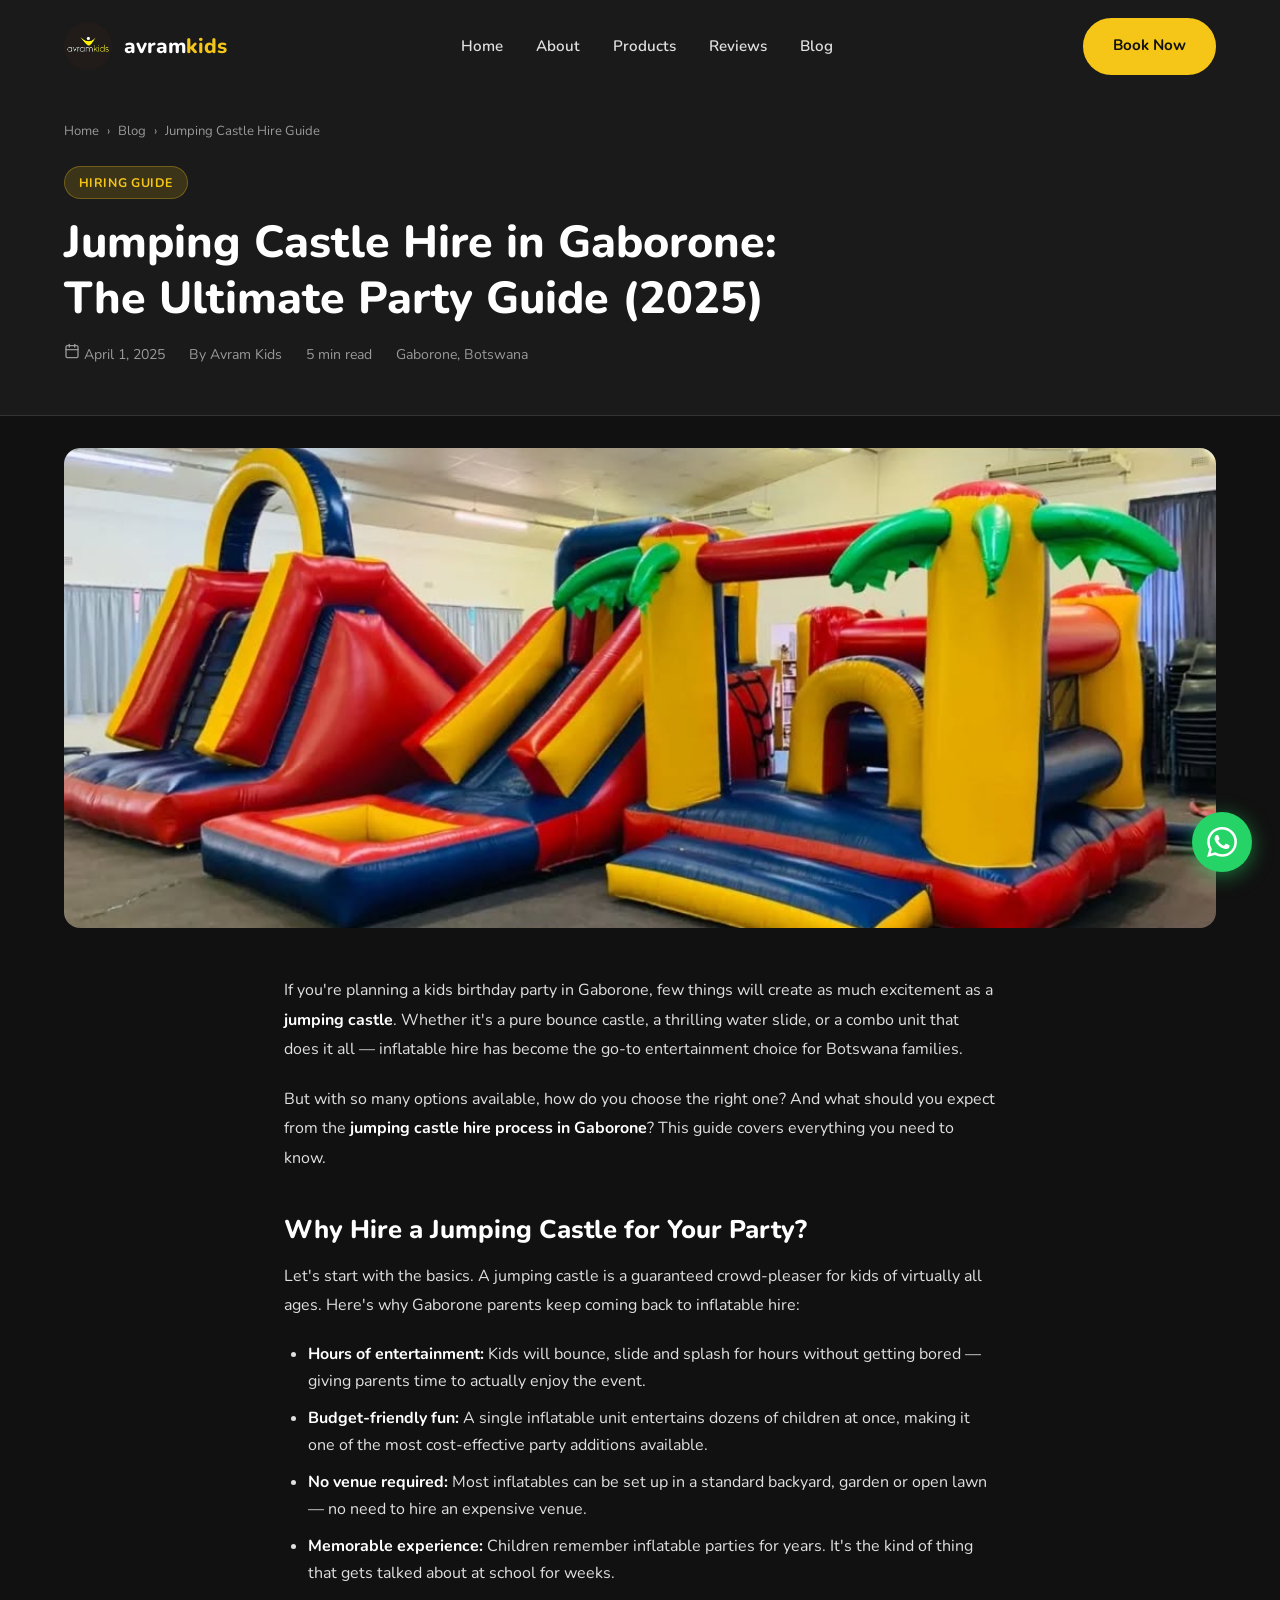
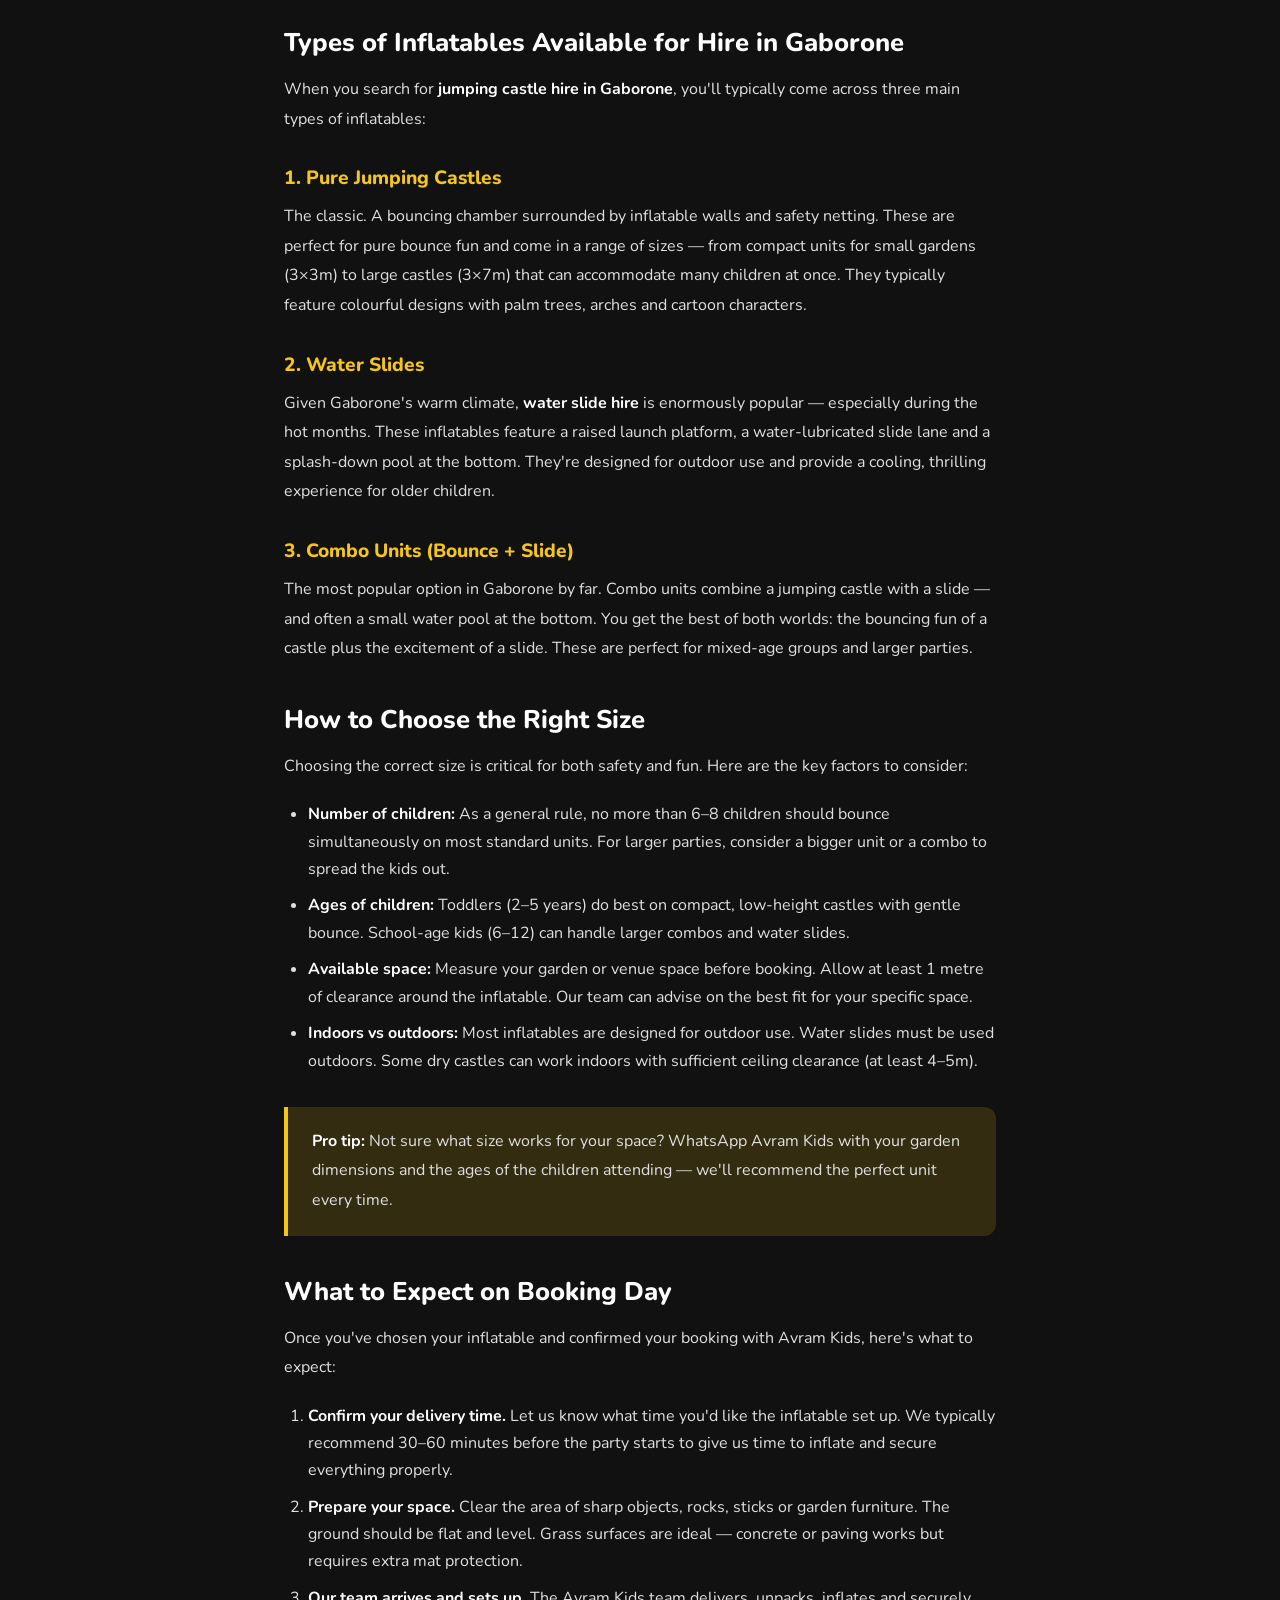
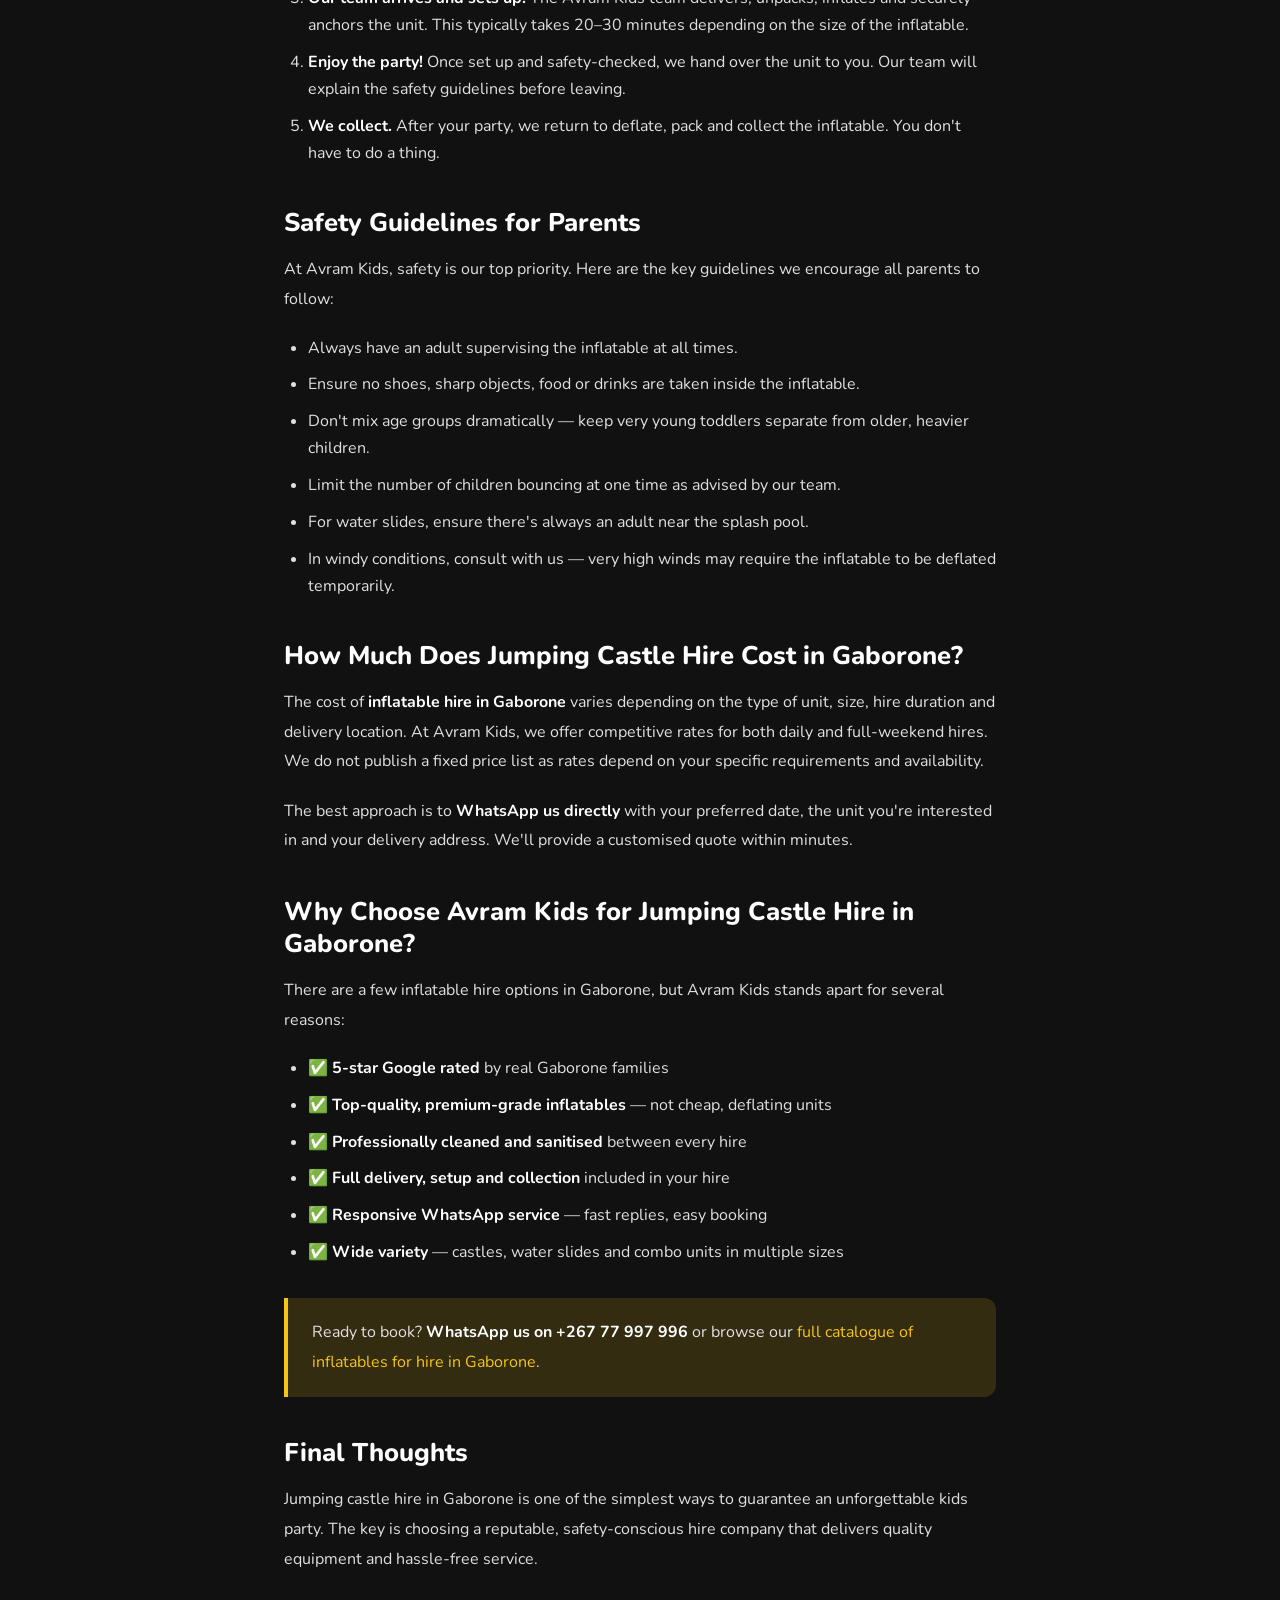
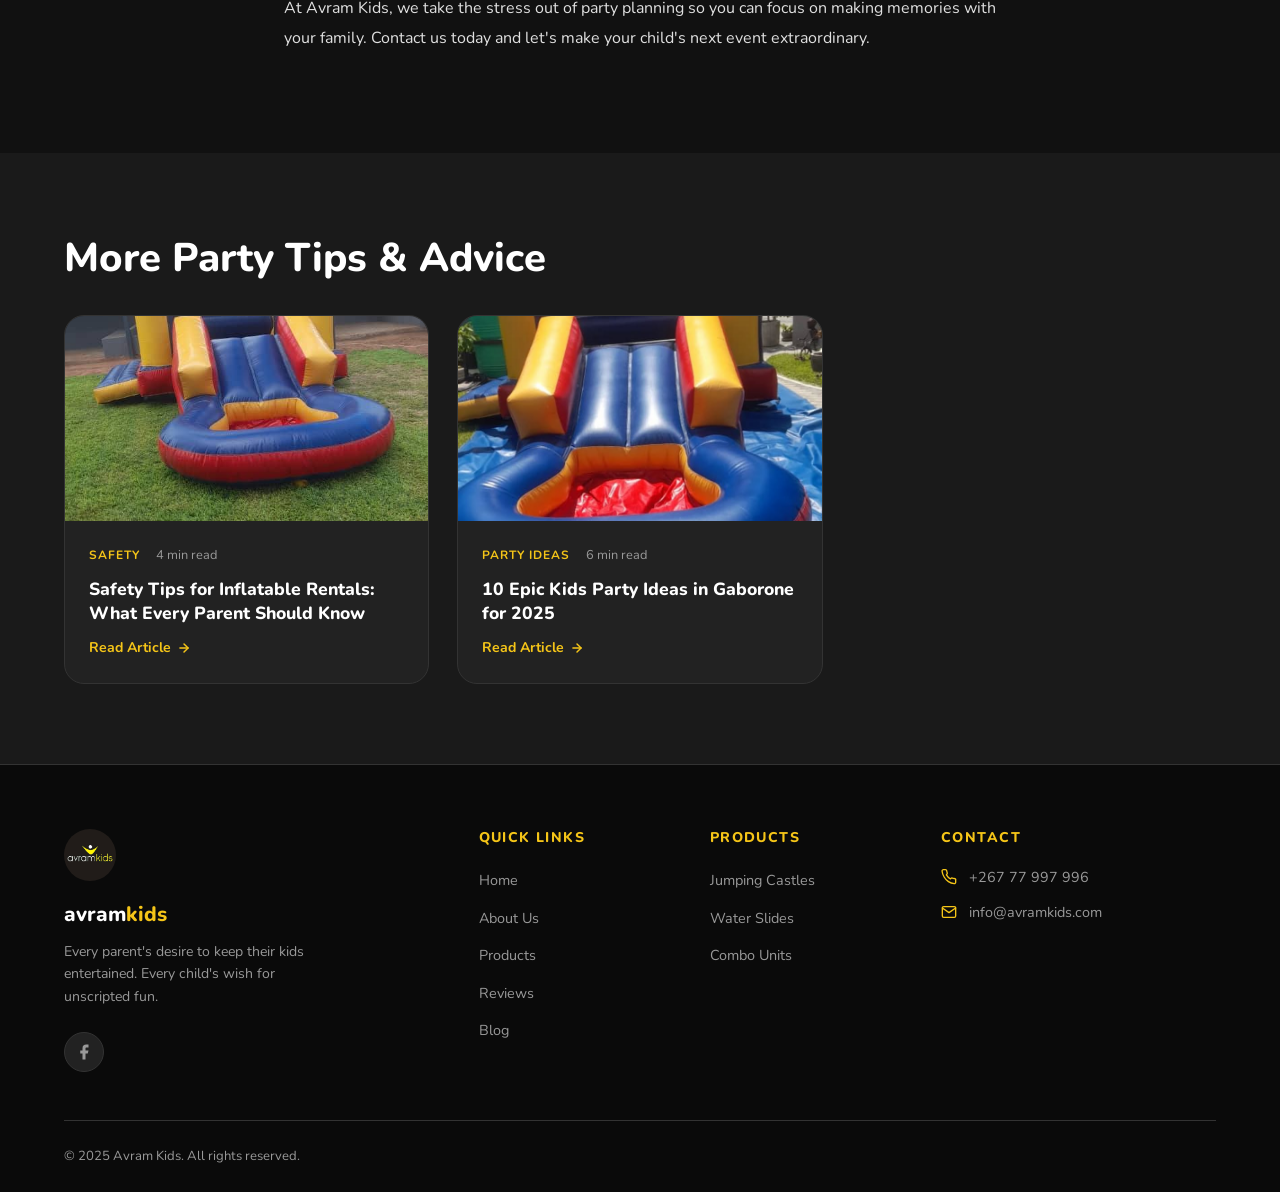
<file: blog-jumping-castle-hire-gaborone.html>
<!DOCTYPE html>
<html lang="en">
<head>
  <meta charset="UTF-8" />
  <meta name="viewport" content="width=device-width, initial-scale=1.0" />
  <title>Jumping Castle Hire in Gaborone: The Ultimate Party Guide (2025) | Avram Kids</title>
  <meta name="description" content="Planning a kids party in Gaborone? Our ultimate guide to jumping castle hire covers choosing the right size, booking tips, safety, and what to expect on the day. Read now." />
  <meta name="keywords" content="jumping castle hire Gaborone, bouncy castle rental Gaborone, inflatable hire guide Botswana, kids party hire Gaborone 2025" />
  <link rel="canonical" href="https://avramkids.com/blog-jumping-castle-hire-gaborone.html" />
  <meta property="og:title" content="Jumping Castle Hire in Gaborone: The Ultimate Party Guide (2025)" />
  <meta property="og:description" content="Everything you need to know about hiring the perfect jumping castle for your child's party in Gaborone, Botswana." />
  <meta property="og:image" content="https://avramkids.com/images/1.jpg" />
  <meta property="og:type" content="article" />
  <script type="application/ld+json">
  {
    "@context": "https://schema.org",
    "@type": "BlogPosting",
    "headline": "Jumping Castle Hire in Gaborone: The Ultimate Party Guide (2025)",
    "description": "A comprehensive guide to jumping castle hire in Gaborone, Botswana — covering how to choose the right inflatable, booking tips, safety and what to expect.",
    "image": "https://avramkids.com/images/1.jpg",
    "author": { "@type": "Organization", "name": "Avram Kids" },
    "publisher": { "@type": "Organization", "name": "Avram Kids", "url": "https://avramkids.com" },
    "datePublished": "2025-04-01",
    "dateModified": "2025-04-13",
    "url": "https://avramkids.com/blog-jumping-castle-hire-gaborone.html",
    "inLanguage": "en",
    "about": {
      "@type": "Thing",
      "name": "Jumping Castle Hire Gaborone"
    }
  }
  </script>
  <link rel="preconnect" href="https://fonts.googleapis.com" />
  <link rel="preconnect" href="https://fonts.gstatic.com" crossorigin />
  <link href="https://fonts.googleapis.com/css2?family=Nunito:wght@400;600;700;800;900&display=swap" rel="stylesheet" />
  <link rel="stylesheet" href="styles.css" />
  <link rel="icon" href="images/avramkids logo.jpg" type="image/jpeg" />
</head>
<body>

<nav class="navbar" role="navigation" aria-label="Main navigation">
  <div class="container">
    <div class="nav-inner">
      <a href="index.html" class="nav-logo">
        <img src="images/avramkids logo.jpg" alt="Avram Kids logo" width="48" height="48" />
        <span class="nav-logo-text">avram<span>kids</span></span>
      </a>
      <ul class="nav-links">
        <li><a href="index.html">Home</a></li>
        <li><a href="about.html">About</a></li>
        <li><a href="products.html">Products</a></li>
        <li><a href="reviews.html">Reviews</a></li>
        <li><a href="blog.html">Blog</a></li>
      </ul>
      <a href="https://wa.me/26777997996?text=Hi%20Avram%20Kids!%20I%27d%20like%20to%20enquire%20about%20hiring%20an%20inflatable." class="btn btn-primary nav-cta" target="_blank" rel="noopener">Book Now</a>
      <button class="nav-toggle" aria-label="Toggle mobile menu"><span></span><span></span><span></span></button>
    </div>
  </div>
</nav>
<nav class="nav-mobile">
  <a href="index.html">Home</a><a href="about.html">About Us</a><a href="products.html">Our Products</a><a href="reviews.html">Reviews</a><a href="blog.html">Blog</a>
  <a href="https://wa.me/26777997996?text=Hi%20Avram%20Kids!%20I%27d%20like%20to%20enquire%20about%20hiring%20an%20inflatable." class="btn btn-primary" target="_blank" rel="noopener">WhatsApp Us to Book</a>
</nav>

<!-- Blog Post Hero -->
<header class="blog-post-hero">
  <div class="container">
    <nav class="blog-breadcrumb" aria-label="Breadcrumb">
      <a href="index.html">Home</a><span>›</span><a href="blog.html">Blog</a><span>›</span><span>Jumping Castle Hire Guide</span>
    </nav>
    <span class="badge badge-yellow" style="margin-bottom:1rem">Hiring Guide</span>
    <h1 class="blog-post-title">Jumping Castle Hire in Gaborone: The Ultimate Party Guide (2025)</h1>
    <div class="blog-post-meta">
      <span>
        <svg xmlns="http://www.w3.org/2000/svg" width="16" height="16" viewBox="0 0 24 24" fill="none" stroke="currentColor" stroke-width="2" stroke-linecap="round" stroke-linejoin="round" aria-hidden="true"><rect x="3" y="4" width="18" height="18" rx="2" ry="2"/><line x1="16" y1="2" x2="16" y2="6"/><line x1="8" y1="2" x2="8" y2="6"/><line x1="3" y1="10" x2="21" y2="10"/></svg>
        April 1, 2025
      </span>
      <span>By Avram Kids</span>
      <span>5 min read</span>
      <span>Gaborone, Botswana</span>
    </div>
  </div>
</header>

<!-- Featured Image -->
<div class="container" style="padding-top:2rem">
  <img src="images/1.jpg" alt="Jumping castle and water slide combo set up for a kids party in Gaborone Botswana" style="width:100%;border-radius:16px;max-height:480px;object-fit:cover" loading="eager" />
</div>

<!-- Article Content -->
<article class="blog-post-content" itemscope itemtype="https://schema.org/BlogPosting">

  <p>If you're planning a kids birthday party in Gaborone, few things will create as much excitement as a <strong>jumping castle</strong>. Whether it's a pure bounce castle, a thrilling water slide, or a combo unit that does it all — inflatable hire has become the go-to entertainment choice for Botswana families.</p>

  <p>But with so many options available, how do you choose the right one? And what should you expect from the <strong>jumping castle hire process in Gaborone</strong>? This guide covers everything you need to know.</p>

  <h2>Why Hire a Jumping Castle for Your Party?</h2>

  <p>Let's start with the basics. A jumping castle is a guaranteed crowd-pleaser for kids of virtually all ages. Here's why Gaborone parents keep coming back to inflatable hire:</p>

  <ul>
    <li><strong>Hours of entertainment:</strong> Kids will bounce, slide and splash for hours without getting bored — giving parents time to actually enjoy the event.</li>
    <li><strong>Budget-friendly fun:</strong> A single inflatable unit entertains dozens of children at once, making it one of the most cost-effective party additions available.</li>
    <li><strong>No venue required:</strong> Most inflatables can be set up in a standard backyard, garden or open lawn — no need to hire an expensive venue.</li>
    <li><strong>Memorable experience:</strong> Children remember inflatable parties for years. It's the kind of thing that gets talked about at school for weeks.</li>
  </ul>

  <h2>Types of Inflatables Available for Hire in Gaborone</h2>

  <p>When you search for <strong>jumping castle hire in Gaborone</strong>, you'll typically come across three main types of inflatables:</p>

  <h3>1. Pure Jumping Castles</h3>
  <p>The classic. A bouncing chamber surrounded by inflatable walls and safety netting. These are perfect for pure bounce fun and come in a range of sizes — from compact units for small gardens (3×3m) to large castles (3×7m) that can accommodate many children at once. They typically feature colourful designs with palm trees, arches and cartoon characters.</p>

  <h3>2. Water Slides</h3>
  <p>Given Gaborone's warm climate, <strong>water slide hire</strong> is enormously popular — especially during the hot months. These inflatables feature a raised launch platform, a water-lubricated slide lane and a splash-down pool at the bottom. They're designed for outdoor use and provide a cooling, thrilling experience for older children.</p>

  <h3>3. Combo Units (Bounce + Slide)</h3>
  <p>The most popular option in Gaborone by far. Combo units combine a jumping castle with a slide — and often a small water pool at the bottom. You get the best of both worlds: the bouncing fun of a castle plus the excitement of a slide. These are perfect for mixed-age groups and larger parties.</p>

  <h2>How to Choose the Right Size</h2>

  <p>Choosing the correct size is critical for both safety and fun. Here are the key factors to consider:</p>

  <ul>
    <li><strong>Number of children:</strong> As a general rule, no more than 6–8 children should bounce simultaneously on most standard units. For larger parties, consider a bigger unit or a combo to spread the kids out.</li>
    <li><strong>Ages of children:</strong> Toddlers (2–5 years) do best on compact, low-height castles with gentle bounce. School-age kids (6–12) can handle larger combos and water slides.</li>
    <li><strong>Available space:</strong> Measure your garden or venue space before booking. Allow at least 1 metre of clearance around the inflatable. Our team can advise on the best fit for your specific space.</li>
    <li><strong>Indoors vs outdoors:</strong> Most inflatables are designed for outdoor use. Water slides must be used outdoors. Some dry castles can work indoors with sufficient ceiling clearance (at least 4–5m).</li>
  </ul>

  <div class="callout">
    <p><strong>Pro tip:</strong> Not sure what size works for your space? WhatsApp Avram Kids with your garden dimensions and the ages of the children attending — we'll recommend the perfect unit every time.</p>
  </div>

  <h2>What to Expect on Booking Day</h2>

  <p>Once you've chosen your inflatable and confirmed your booking with Avram Kids, here's what to expect:</p>

  <ol>
    <li><strong>Confirm your delivery time.</strong> Let us know what time you'd like the inflatable set up. We typically recommend 30–60 minutes before the party starts to give us time to inflate and secure everything properly.</li>
    <li><strong>Prepare your space.</strong> Clear the area of sharp objects, rocks, sticks or garden furniture. The ground should be flat and level. Grass surfaces are ideal — concrete or paving works but requires extra mat protection.</li>
    <li><strong>Our team arrives and sets up.</strong> The Avram Kids team delivers, unpacks, inflates and securely anchors the unit. This typically takes 20–30 minutes depending on the size of the inflatable.</li>
    <li><strong>Enjoy the party!</strong> Once set up and safety-checked, we hand over the unit to you. Our team will explain the safety guidelines before leaving.</li>
    <li><strong>We collect.</strong> After your party, we return to deflate, pack and collect the inflatable. You don't have to do a thing.</li>
  </ol>

  <h2>Safety Guidelines for Parents</h2>

  <p>At Avram Kids, safety is our top priority. Here are the key guidelines we encourage all parents to follow:</p>

  <ul>
    <li>Always have an adult supervising the inflatable at all times.</li>
    <li>Ensure no shoes, sharp objects, food or drinks are taken inside the inflatable.</li>
    <li>Don't mix age groups dramatically — keep very young toddlers separate from older, heavier children.</li>
    <li>Limit the number of children bouncing at one time as advised by our team.</li>
    <li>For water slides, ensure there's always an adult near the splash pool.</li>
    <li>In windy conditions, consult with us — very high winds may require the inflatable to be deflated temporarily.</li>
  </ul>

  <h2>How Much Does Jumping Castle Hire Cost in Gaborone?</h2>

  <p>The cost of <strong>inflatable hire in Gaborone</strong> varies depending on the type of unit, size, hire duration and delivery location. At Avram Kids, we offer competitive rates for both daily and full-weekend hires. We do not publish a fixed price list as rates depend on your specific requirements and availability.</p>

  <p>The best approach is to <strong>WhatsApp us directly</strong> with your preferred date, the unit you're interested in and your delivery address. We'll provide a customised quote within minutes.</p>

  <h2>Why Choose Avram Kids for Jumping Castle Hire in Gaborone?</h2>

  <p>There are a few inflatable hire options in Gaborone, but Avram Kids stands apart for several reasons:</p>

  <ul>
    <li>✅ <strong>5-star Google rated</strong> by real Gaborone families</li>
    <li>✅ <strong>Top-quality, premium-grade inflatables</strong> — not cheap, deflating units</li>
    <li>✅ <strong>Professionally cleaned and sanitised</strong> between every hire</li>
    <li>✅ <strong>Full delivery, setup and collection</strong> included in your hire</li>
    <li>✅ <strong>Responsive WhatsApp service</strong> — fast replies, easy booking</li>
    <li>✅ <strong>Wide variety</strong> — castles, water slides and combo units in multiple sizes</li>
  </ul>

  <div class="callout">
    <p>Ready to book? <a href="https://wa.me/26777997996?text=Hi%20Avram%20Kids!%20I%27d%20like%20to%20hire%20a%20jumping%20castle%20in%20Gaborone." target="_blank" rel="noopener"><strong>WhatsApp us on +267 77 997 996</strong></a> or browse our <a href="products.html">full catalogue of inflatables for hire in Gaborone</a>.</p>
  </div>

  <h2>Final Thoughts</h2>

  <p>Jumping castle hire in Gaborone is one of the simplest ways to guarantee an unforgettable kids party. The key is choosing a reputable, safety-conscious hire company that delivers quality equipment and hassle-free service.</p>

  <p>At Avram Kids, we take the stress out of party planning so you can focus on making memories with your family. Contact us today and let's make your child's next event extraordinary.</p>

</article>

<!-- Related Posts -->
<section class="section section-alt">
  <div class="container">
    <h2 style="margin-bottom:2rem">More Party Tips &amp; Advice</h2>
    <div class="blog-grid">
      <article class="blog-card">
        <div class="blog-img-wrap"><img src="images/7.jpg" alt="Inflatable safety tips Botswana" loading="lazy" /></div>
        <div class="blog-body">
          <div class="blog-meta"><span class="blog-category">Safety</span><span>4 min read</span></div>
          <h3><a href="blog-inflatable-safety-tips-botswana.html">Safety Tips for Inflatable Rentals: What Every Parent Should Know</a></h3>
          <a href="blog-inflatable-safety-tips-botswana.html" class="blog-read-more">Read Article <svg xmlns="http://www.w3.org/2000/svg" width="14" height="14" viewBox="0 0 24 24" fill="none" stroke="currentColor" stroke-width="2.5" stroke-linecap="round" stroke-linejoin="round" aria-hidden="true"><line x1="5" y1="12" x2="19" y2="12"/><polyline points="12 5 19 12 12 19"/></svg></a>
        </div>
      </article>
      <article class="blog-card">
        <div class="blog-img-wrap"><img src="images/4.jpg" alt="Kids party ideas Gaborone 2025" loading="lazy" /></div>
        <div class="blog-body">
          <div class="blog-meta"><span class="blog-category">Party Ideas</span><span>6 min read</span></div>
          <h3><a href="blog-kids-party-ideas-gaborone-2025.html">10 Epic Kids Party Ideas in Gaborone for 2025</a></h3>
          <a href="blog-kids-party-ideas-gaborone-2025.html" class="blog-read-more">Read Article <svg xmlns="http://www.w3.org/2000/svg" width="14" height="14" viewBox="0 0 24 24" fill="none" stroke="currentColor" stroke-width="2.5" stroke-linecap="round" stroke-linejoin="round" aria-hidden="true"><line x1="5" y1="12" x2="19" y2="12"/><polyline points="12 5 19 12 12 19"/></svg></a>
        </div>
      </article>
    </div>
  </div>
</section>

<footer class="footer" role="contentinfo">
  <div class="container">
    <div class="footer-grid">
      <div class="footer-brand"><img src="images/avramkids logo.jpg" alt="Avram Kids logo" width="52" height="52" /><div class="footer-brand-name">avram<span>kids</span></div><p class="footer-tagline">Every parent's desire to keep their kids entertained. Every child's wish for unscripted fun.</p><div class="footer-socials"><a href="https://www.facebook.com/avramkids" class="footer-social" target="_blank" rel="noopener" aria-label="Facebook"><svg xmlns="http://www.w3.org/2000/svg" width="18" height="18" viewBox="0 0 24 24" fill="currentColor" aria-hidden="true"><path d="M18 2h-3a5 5 0 0 0-5 5v3H7v4h3v8h4v-8h3l1-4h-4V7a1 1 0 0 1 1-1h3z"/></svg></a></div></div>
      <div class="footer-col"><h4>Quick Links</h4><ul><li><a href="index.html">Home</a></li><li><a href="about.html">About Us</a></li><li><a href="products.html">Products</a></li><li><a href="reviews.html">Reviews</a></li><li><a href="blog.html">Blog</a></li></ul></div>
      <div class="footer-col"><h4>Products</h4><ul><li><a href="products.html?filter=castle">Jumping Castles</a></li><li><a href="products.html?filter=waterslide">Water Slides</a></li><li><a href="products.html?filter=combo">Combo Units</a></li></ul></div>
      <div class="footer-col"><h4>Contact</h4><div class="footer-contact-item"><svg xmlns="http://www.w3.org/2000/svg" width="16" height="16" viewBox="0 0 24 24" fill="none" stroke="currentColor" stroke-width="2" stroke-linecap="round" stroke-linejoin="round" aria-hidden="true"><path d="M22 16.92v3a2 2 0 0 1-2.18 2 19.79 19.79 0 0 1-8.63-3.07A19.5 19.5 0 0 1 4.69 12 19.79 19.79 0 0 1 1.61 3.18 2 2 0 0 1 3.6 1h3a2 2 0 0 1 2 1.72 12.84 12.84 0 0 0 .7 2.81 2 2 0 0 1-.45 2.11L8.09 8.91a16 16 0 0 0 6 6l.83-.83a2 2 0 0 1 2.11-.45 12.84 12.84 0 0 0 2.81.7A2 2 0 0 1 22 16.92z"/></svg><a href="tel:+26777997996">+267 77 997 996</a></div><div class="footer-contact-item"><svg xmlns="http://www.w3.org/2000/svg" width="16" height="16" viewBox="0 0 24 24" fill="none" stroke="currentColor" stroke-width="2" stroke-linecap="round" stroke-linejoin="round" aria-hidden="true"><path d="M4 4h16c1.1 0 2 .9 2 2v12c0 1.1-.9 2-2 2H4c-1.1 0-2-.9-2-2V6c0-1.1.9-2 2-2z"/><polyline points="22,6 12,13 2,6"/></svg><a href="mailto:info@avramkids.com">info@avramkids.com</a></div></div>
    </div>
    <div class="footer-bottom"><span>© 2025 Avram Kids. All rights reserved.</span></div>
  </div>
</footer>

<a href="https://wa.me/26777997996?text=Hi%20Avram%20Kids!%20I%27d%20like%20to%20enquire%20about%20hiring%20an%20inflatable." class="whatsapp-float" target="_blank" rel="noopener" aria-label="Chat on WhatsApp"><svg xmlns="http://www.w3.org/2000/svg" viewBox="0 0 24 24" fill="currentColor" aria-hidden="true"><path d="M17.472 14.382c-.297-.149-1.758-.867-2.03-.967-.273-.099-.471-.148-.67.15-.197.297-.767.966-.94 1.164-.173.199-.347.223-.644.075-.297-.15-1.255-.463-2.39-1.475-.883-.788-1.48-1.761-1.653-2.059-.173-.297-.018-.458.13-.606.134-.133.298-.347.446-.52.149-.174.198-.298.298-.497.099-.198.05-.371-.025-.52-.075-.149-.669-1.612-.916-2.207-.242-.579-.487-.5-.669-.51-.173-.008-.371-.01-.57-.01-.198 0-.52.074-.792.372-.272.297-1.04 1.016-1.04 2.479 0 1.462 1.065 2.875 1.213 3.074.149.198 2.096 3.2 5.077 4.487.709.306 1.262.489 1.694.625.712.227 1.36.195 1.871.118.571-.085 1.758-.719 2.006-1.413.248-.694.248-1.289.173-1.413-.074-.124-.272-.198-.57-.347m-5.421 7.403h-.004a9.87 9.87 0 0 1-5.031-1.378l-.361-.214-3.741.982.998-3.648-.235-.374a9.86 9.86 0 0 1-1.51-5.26c.001-5.45 4.436-9.884 9.888-9.884 2.64 0 5.122 1.03 6.988 2.898a9.825 9.825 0 0 1 2.893 6.994c-.003 5.45-4.437 9.884-9.885 9.884m8.413-18.297A11.815 11.815 0 0 0 12.05 0C5.495 0 .16 5.335.157 11.892c0 2.096.547 4.142 1.588 5.945L.057 24l6.305-1.654a11.882 11.882 0 0 0 5.683 1.448h.005c6.554 0 11.89-5.335 11.893-11.893a11.821 11.821 0 0 0-3.48-8.413Z"/></svg></a>
<button class="scroll-top" aria-label="Scroll to top"><svg xmlns="http://www.w3.org/2000/svg" viewBox="0 0 24 24" fill="none" stroke="currentColor" stroke-width="2.5" stroke-linecap="round" stroke-linejoin="round" aria-hidden="true"><line x1="12" y1="19" x2="12" y2="5"/><polyline points="5 12 12 5 19 12"/></svg></button>
<script src="main.js"></script>
</body>
</html>
</file>
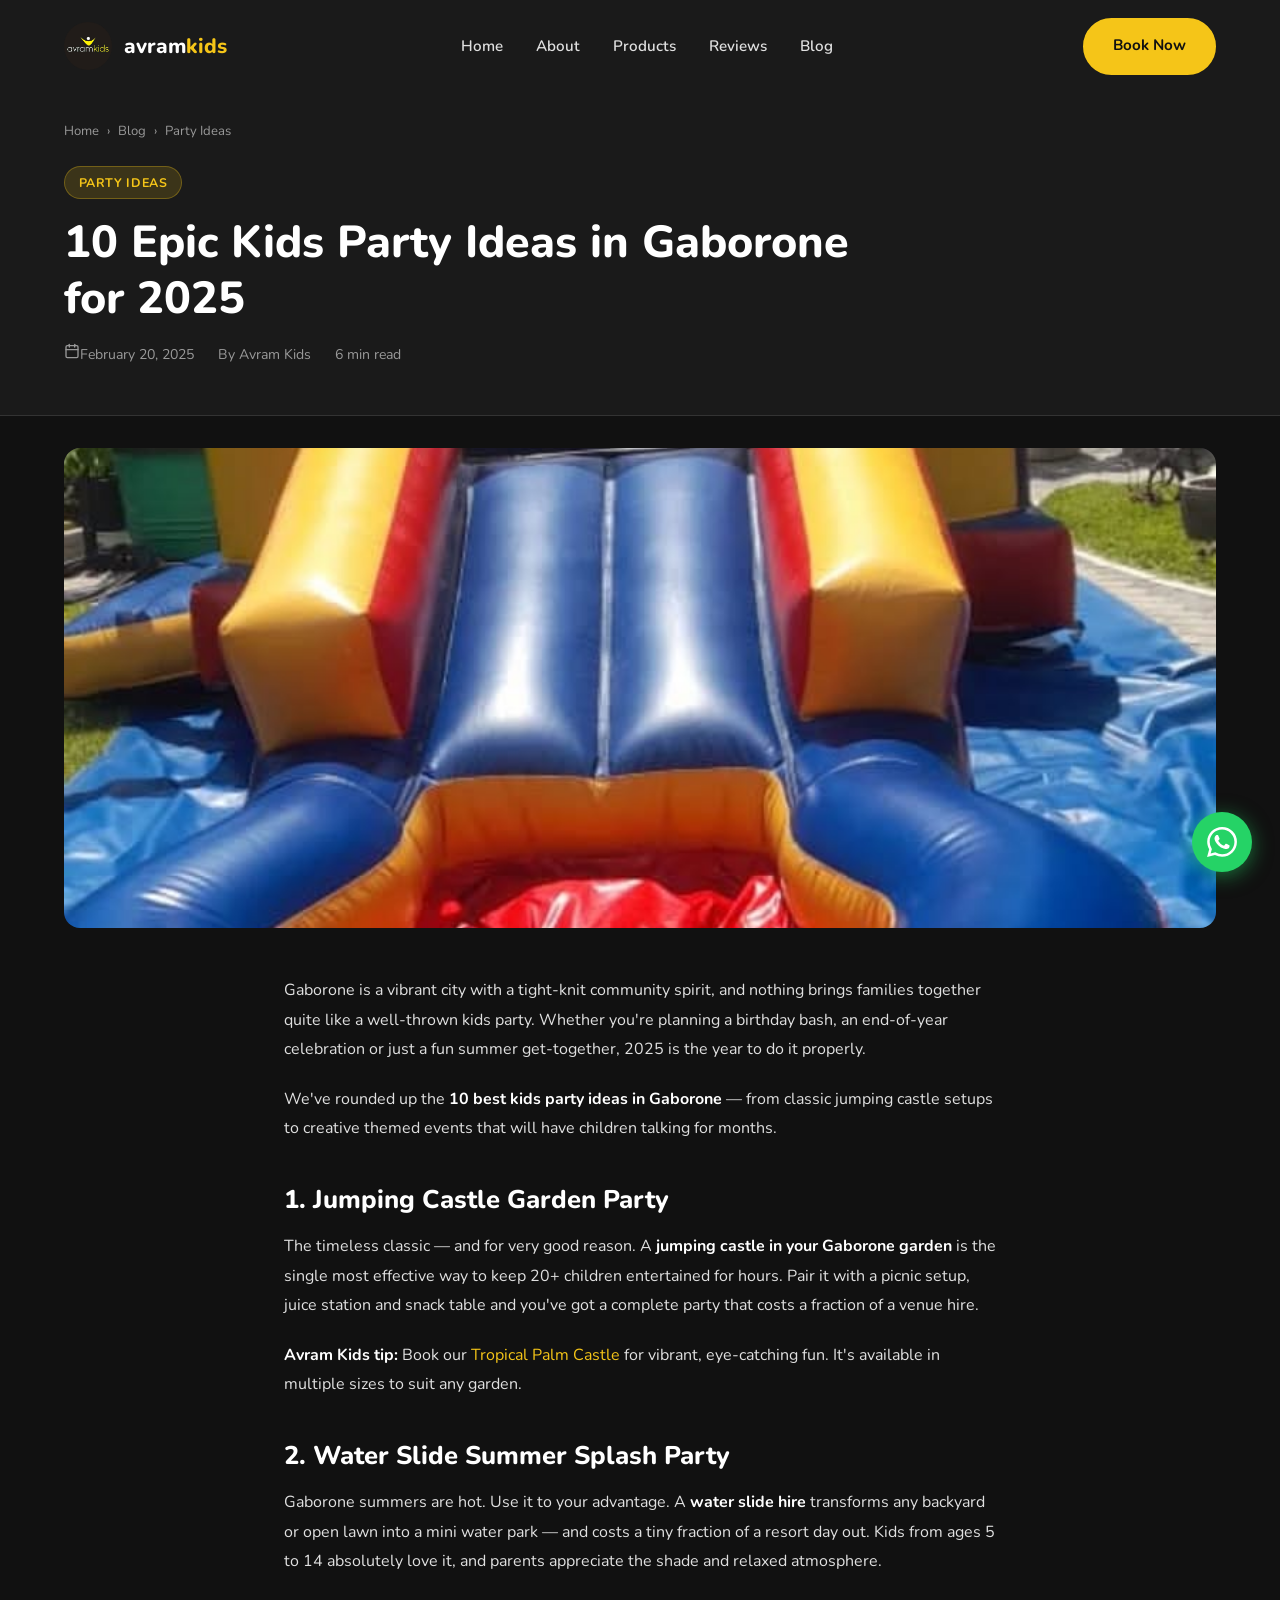
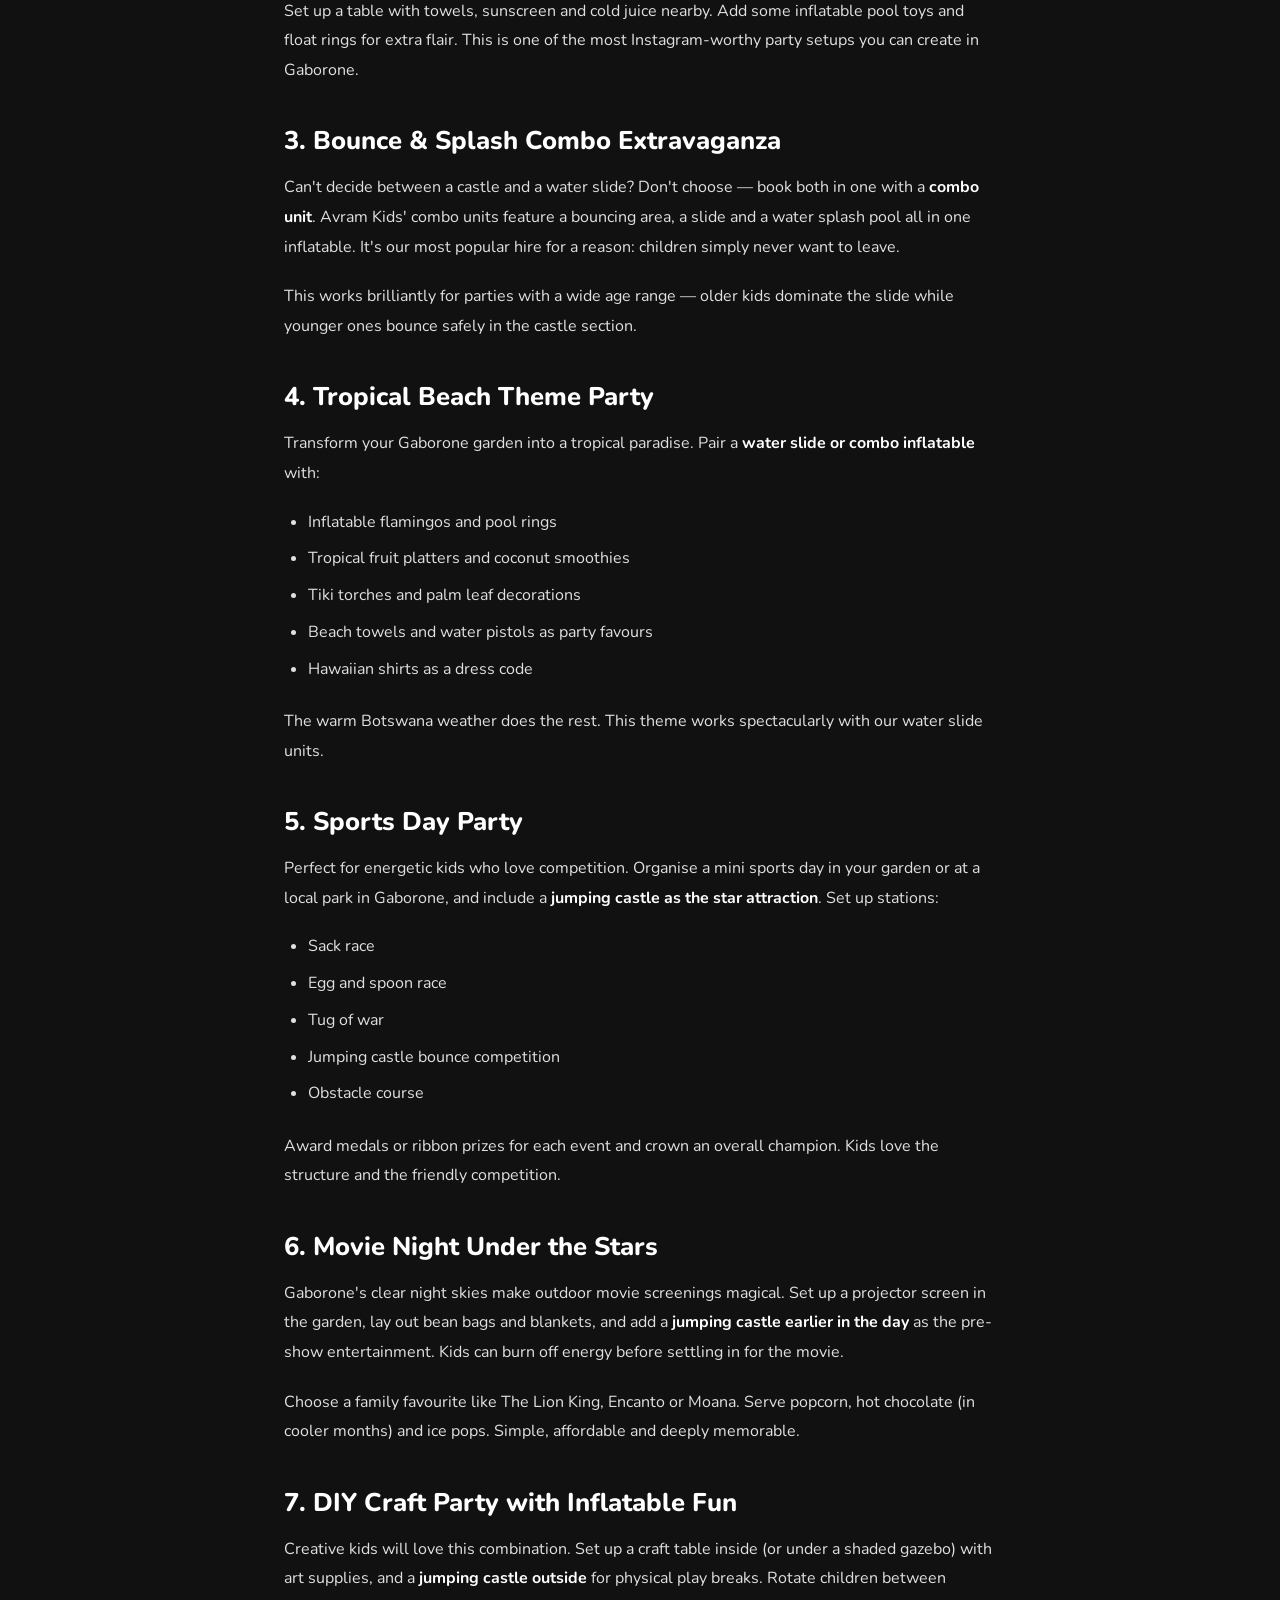
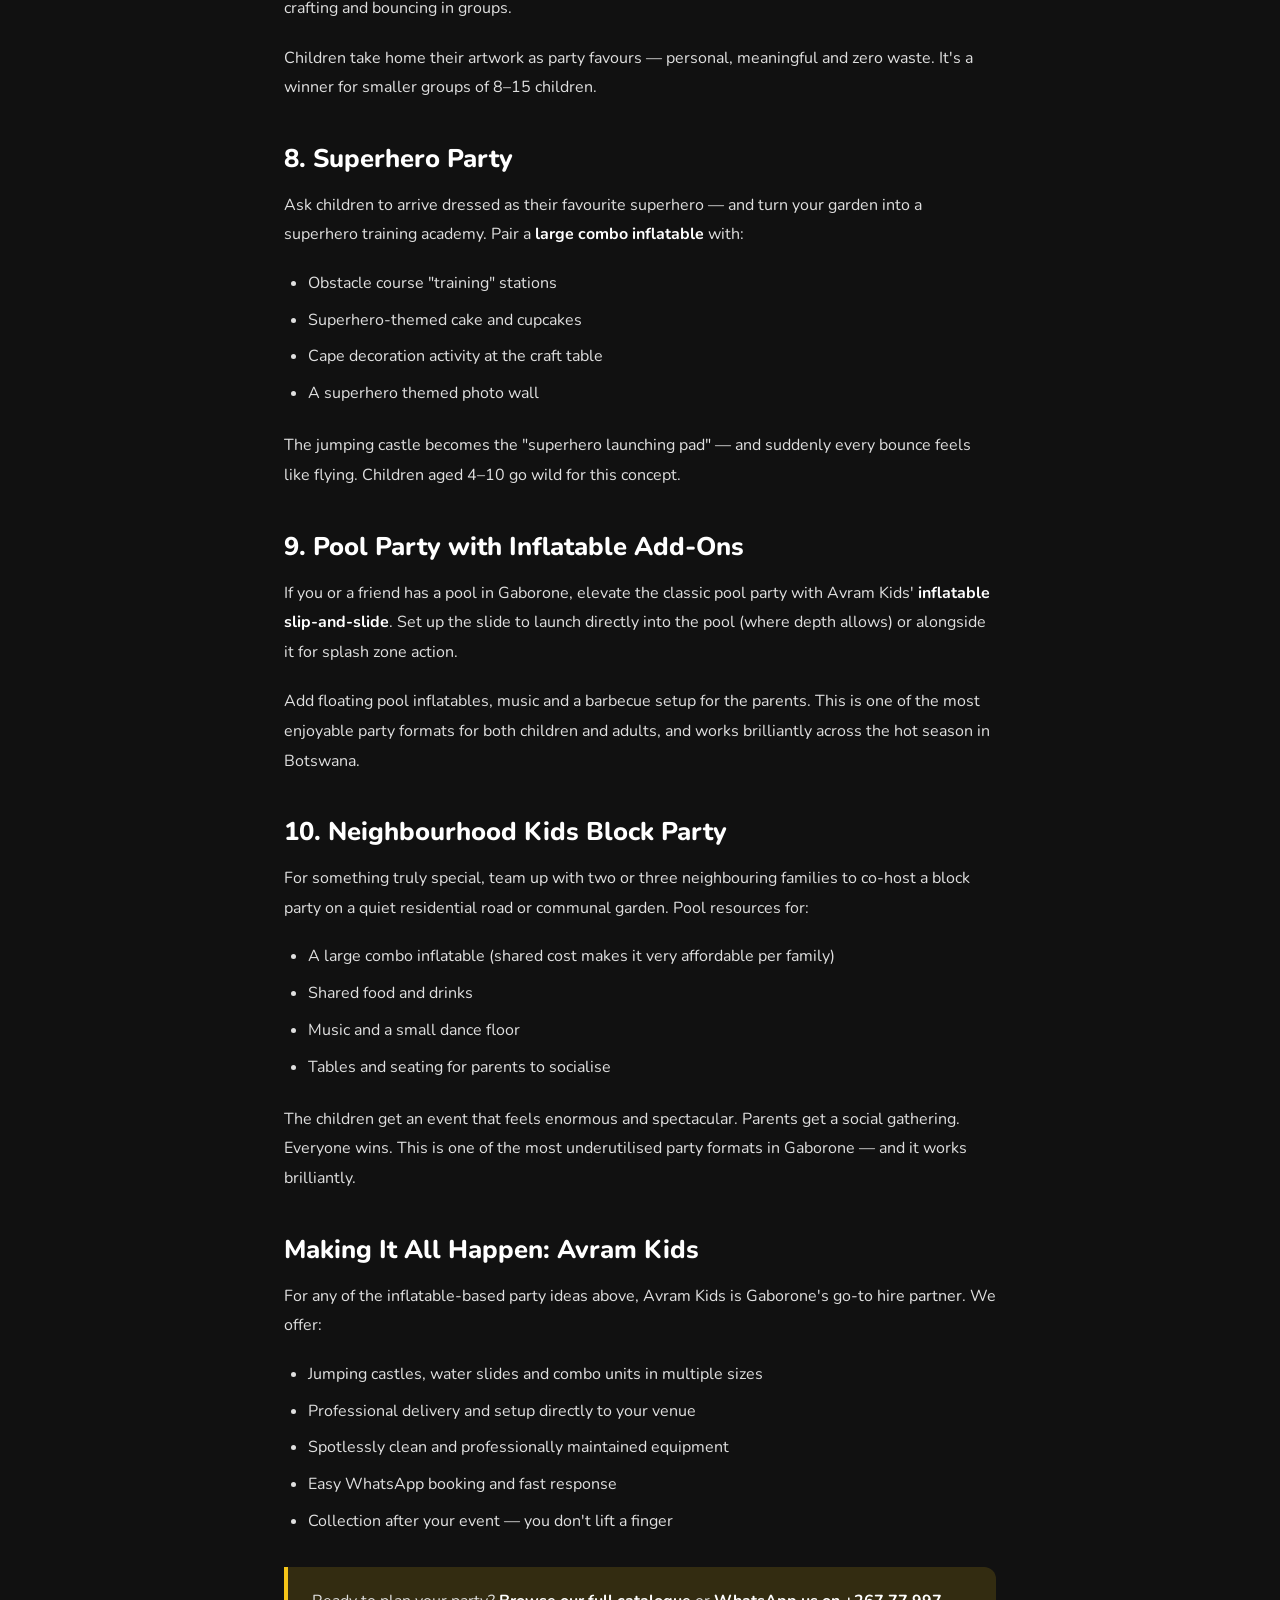
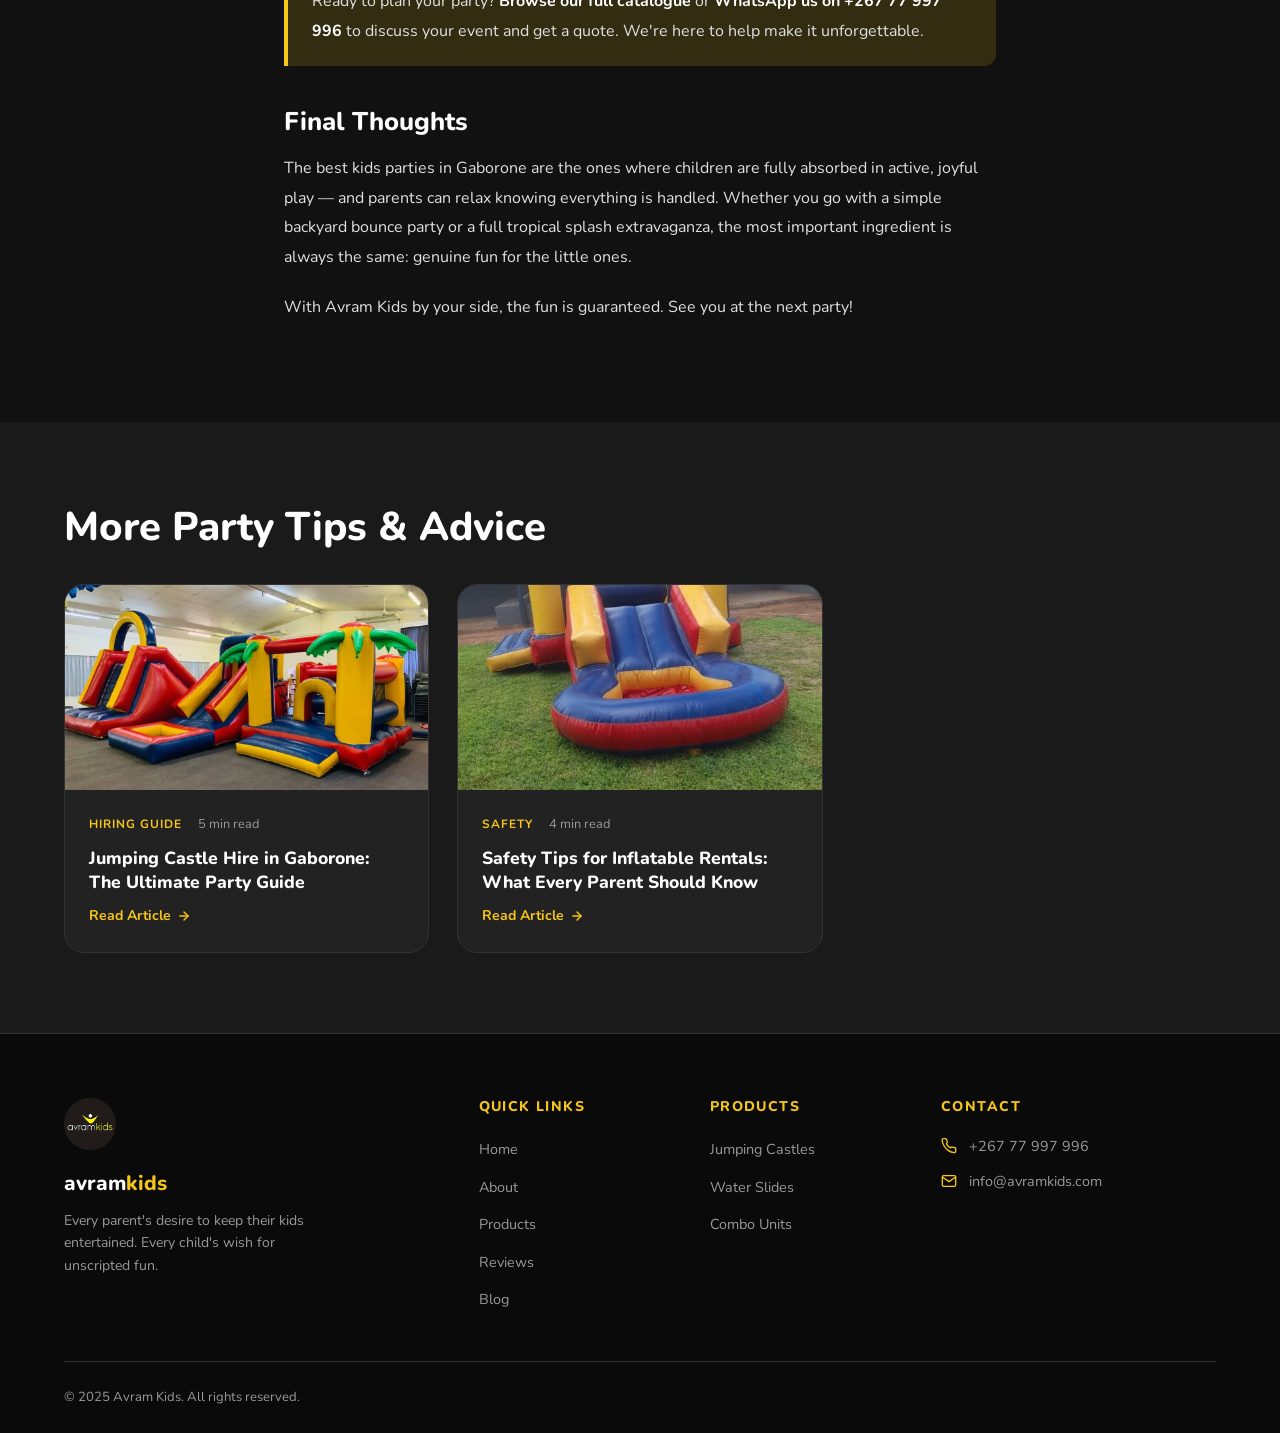
<file: blog-kids-party-ideas-gaborone-2025.html>
<!DOCTYPE html>
<html lang="en">
<head>
  <meta charset="UTF-8" />
  <meta name="viewport" content="width=device-width, initial-scale=1.0" />
  <title>10 Epic Kids Party Ideas in Gaborone for 2025 | Avram Kids</title>
  <meta name="description" content="Planning an epic kids party in Gaborone in 2025? From themed jumping castle setups to water slide events — here are 10 unforgettable party ideas for Botswana families." />
  <meta name="keywords" content="kids party ideas Gaborone 2025, birthday party ideas Botswana, children's party Gaborone, jumping castle party ideas Gaborone" />
  <link rel="canonical" href="https://avramkids.com/blog-kids-party-ideas-gaborone-2025.html" />
  <meta property="og:title" content="10 Epic Kids Party Ideas in Gaborone for 2025 | Avram Kids" />
  <meta property="og:description" content="The best kids party ideas for Gaborone families in 2025 — including jumping castles, water slides and more." />
  <meta property="og:image" content="https://avramkids.com/images/4.jpg" />
  <meta property="og:type" content="article" />
  <script type="application/ld+json">
  {
    "@context": "https://schema.org",
    "@type": "BlogPosting",
    "headline": "10 Epic Kids Party Ideas in Gaborone for 2025",
    "description": "Top children's party ideas for families in Gaborone, Botswana — including inflatable hire, themed parties and outdoor entertainment.",
    "image": "https://avramkids.com/images/4.jpg",
    "author": { "@type": "Organization", "name": "Avram Kids" },
    "publisher": { "@type": "Organization", "name": "Avram Kids", "url": "https://avramkids.com" },
    "datePublished": "2025-02-20",
    "dateModified": "2025-04-13",
    "url": "https://avramkids.com/blog-kids-party-ideas-gaborone-2025.html"
  }
  </script>
  <link rel="preconnect" href="https://fonts.googleapis.com" />
  <link rel="preconnect" href="https://fonts.gstatic.com" crossorigin />
  <link href="https://fonts.googleapis.com/css2?family=Nunito:wght@400;600;700;800;900&display=swap" rel="stylesheet" />
  <link rel="stylesheet" href="styles.css" />
  <link rel="icon" href="images/avramkids logo.jpg" type="image/jpeg" />
</head>
<body>

<nav class="navbar" role="navigation" aria-label="Main navigation">
  <div class="container">
    <div class="nav-inner">
      <a href="index.html" class="nav-logo"><img src="images/avramkids logo.jpg" alt="Avram Kids logo" width="48" height="48" /><span class="nav-logo-text">avram<span>kids</span></span></a>
      <ul class="nav-links"><li><a href="index.html">Home</a></li><li><a href="about.html">About</a></li><li><a href="products.html">Products</a></li><li><a href="reviews.html">Reviews</a></li><li><a href="blog.html">Blog</a></li></ul>
      <a href="https://wa.me/26777997996?text=Hi%20Avram%20Kids!%20I%27d%20like%20to%20enquire%20about%20hiring%20an%20inflatable." class="btn btn-primary nav-cta" target="_blank" rel="noopener">Book Now</a>
      <button class="nav-toggle" aria-label="Toggle mobile menu"><span></span><span></span><span></span></button>
    </div>
  </div>
</nav>
<nav class="nav-mobile">
  <a href="index.html">Home</a><a href="about.html">About Us</a><a href="products.html">Our Products</a><a href="reviews.html">Reviews</a><a href="blog.html">Blog</a>
  <a href="https://wa.me/26777997996?text=Hi%20Avram%20Kids!%20I%27d%20like%20to%20enquire%20about%20hiring%20an%20inflatable." class="btn btn-primary" target="_blank" rel="noopener">WhatsApp Us to Book</a>
</nav>

<header class="blog-post-hero">
  <div class="container">
    <nav class="blog-breadcrumb" aria-label="Breadcrumb"><a href="index.html">Home</a><span>›</span><a href="blog.html">Blog</a><span>›</span><span>Party Ideas</span></nav>
    <span class="badge badge-yellow" style="margin-bottom:1rem">Party Ideas</span>
    <h1 class="blog-post-title">10 Epic Kids Party Ideas in Gaborone for 2025</h1>
    <div class="blog-post-meta">
      <span><svg xmlns="http://www.w3.org/2000/svg" width="16" height="16" viewBox="0 0 24 24" fill="none" stroke="currentColor" stroke-width="2" stroke-linecap="round" stroke-linejoin="round" aria-hidden="true"><rect x="3" y="4" width="18" height="18" rx="2" ry="2"/><line x1="16" y1="2" x2="16" y2="6"/><line x1="8" y1="2" x2="8" y2="6"/><line x1="3" y1="10" x2="21" y2="10"/></svg>February 20, 2025</span>
      <span>By Avram Kids</span>
      <span>6 min read</span>
    </div>
  </div>
</header>

<div class="container" style="padding-top:2rem">
  <img src="images/4.jpg" alt="Outdoor kids party in Gaborone with jumping castle and water slide" style="width:100%;border-radius:16px;max-height:480px;object-fit:cover" loading="eager" />
</div>

<article class="blog-post-content" itemscope itemtype="https://schema.org/BlogPosting">

  <p>Gaborone is a vibrant city with a tight-knit community spirit, and nothing brings families together quite like a well-thrown kids party. Whether you're planning a birthday bash, an end-of-year celebration or just a fun summer get-together, 2025 is the year to do it properly.</p>

  <p>We've rounded up the <strong>10 best kids party ideas in Gaborone</strong> — from classic jumping castle setups to creative themed events that will have children talking for months.</p>

  <h2>1. Jumping Castle Garden Party</h2>

  <p>The timeless classic — and for very good reason. A <strong>jumping castle in your Gaborone garden</strong> is the single most effective way to keep 20+ children entertained for hours. Pair it with a picnic setup, juice station and snack table and you've got a complete party that costs a fraction of a venue hire.</p>

  <p><strong>Avram Kids tip:</strong> Book our <a href="products.html?filter=castle">Tropical Palm Castle</a> for vibrant, eye-catching fun. It's available in multiple sizes to suit any garden.</p>

  <h2>2. Water Slide Summer Splash Party</h2>

  <p>Gaborone summers are hot. Use it to your advantage. A <strong>water slide hire</strong> transforms any backyard or open lawn into a mini water park — and costs a tiny fraction of a resort day out. Kids from ages 5 to 14 absolutely love it, and parents appreciate the shade and relaxed atmosphere.</p>

  <p>Set up a table with towels, sunscreen and cold juice nearby. Add some inflatable pool toys and float rings for extra flair. This is one of the most Instagram-worthy party setups you can create in Gaborone.</p>

  <h2>3. Bounce &amp; Splash Combo Extravaganza</h2>

  <p>Can't decide between a castle and a water slide? Don't choose — book both in one with a <strong>combo unit</strong>. Avram Kids' combo units feature a bouncing area, a slide and a water splash pool all in one inflatable. It's our most popular hire for a reason: children simply never want to leave.</p>

  <p>This works brilliantly for parties with a wide age range — older kids dominate the slide while younger ones bounce safely in the castle section.</p>

  <h2>4. Tropical Beach Theme Party</h2>

  <p>Transform your Gaborone garden into a tropical paradise. Pair a <strong>water slide or combo inflatable</strong> with:</p>
  <ul>
    <li>Inflatable flamingos and pool rings</li>
    <li>Tropical fruit platters and coconut smoothies</li>
    <li>Tiki torches and palm leaf decorations</li>
    <li>Beach towels and water pistols as party favours</li>
    <li>Hawaiian shirts as a dress code</li>
  </ul>
  <p>The warm Botswana weather does the rest. This theme works spectacularly with our water slide units.</p>

  <h2>5. Sports Day Party</h2>

  <p>Perfect for energetic kids who love competition. Organise a mini sports day in your garden or at a local park in Gaborone, and include a <strong>jumping castle as the star attraction</strong>. Set up stations:</p>
  <ul>
    <li>Sack race</li>
    <li>Egg and spoon race</li>
    <li>Tug of war</li>
    <li>Jumping castle bounce competition</li>
    <li>Obstacle course</li>
  </ul>
  <p>Award medals or ribbon prizes for each event and crown an overall champion. Kids love the structure and the friendly competition.</p>

  <h2>6. Movie Night Under the Stars</h2>

  <p>Gaborone's clear night skies make outdoor movie screenings magical. Set up a projector screen in the garden, lay out bean bags and blankets, and add a <strong>jumping castle earlier in the day</strong> as the pre-show entertainment. Kids can burn off energy before settling in for the movie.</p>

  <p>Choose a family favourite like The Lion King, Encanto or Moana. Serve popcorn, hot chocolate (in cooler months) and ice pops. Simple, affordable and deeply memorable.</p>

  <h2>7. DIY Craft Party with Inflatable Fun</h2>

  <p>Creative kids will love this combination. Set up a craft table inside (or under a shaded gazebo) with art supplies, and a <strong>jumping castle outside</strong> for physical play breaks. Rotate children between crafting and bouncing in groups.</p>

  <p>Children take home their artwork as party favours — personal, meaningful and zero waste. It's a winner for smaller groups of 8–15 children.</p>

  <h2>8. Superhero Party</h2>

  <p>Ask children to arrive dressed as their favourite superhero — and turn your garden into a superhero training academy. Pair a <strong>large combo inflatable</strong> with:</p>
  <ul>
    <li>Obstacle course "training" stations</li>
    <li>Superhero-themed cake and cupcakes</li>
    <li>Cape decoration activity at the craft table</li>
    <li>A superhero themed photo wall</li>
  </ul>
  <p>The jumping castle becomes the "superhero launching pad" — and suddenly every bounce feels like flying. Children aged 4–10 go wild for this concept.</p>

  <h2>9. Pool Party with Inflatable Add-Ons</h2>

  <p>If you or a friend has a pool in Gaborone, elevate the classic pool party with Avram Kids' <strong>inflatable slip-and-slide</strong>. Set up the slide to launch directly into the pool (where depth allows) or alongside it for splash zone action.</p>

  <p>Add floating pool inflatables, music and a barbecue setup for the parents. This is one of the most enjoyable party formats for both children and adults, and works brilliantly across the hot season in Botswana.</p>

  <h2>10. Neighbourhood Kids Block Party</h2>

  <p>For something truly special, team up with two or three neighbouring families to co-host a block party on a quiet residential road or communal garden. Pool resources for:</p>
  <ul>
    <li>A large combo inflatable (shared cost makes it very affordable per family)</li>
    <li>Shared food and drinks</li>
    <li>Music and a small dance floor</li>
    <li>Tables and seating for parents to socialise</li>
  </ul>
  <p>The children get an event that feels enormous and spectacular. Parents get a social gathering. Everyone wins. This is one of the most underutilised party formats in Gaborone — and it works brilliantly.</p>

  <h2>Making It All Happen: Avram Kids</h2>

  <p>For any of the inflatable-based party ideas above, Avram Kids is Gaborone's go-to hire partner. We offer:</p>
  <ul>
    <li>Jumping castles, water slides and combo units in multiple sizes</li>
    <li>Professional delivery and setup directly to your venue</li>
    <li>Spotlessly clean and professionally maintained equipment</li>
    <li>Easy WhatsApp booking and fast response</li>
    <li>Collection after your event — you don't lift a finger</li>
  </ul>

  <div class="callout">
    <p>Ready to plan your party? <a href="products.html"><strong>Browse our full catalogue</strong></a> or <a href="https://wa.me/26777997996?text=Hi%20Avram%20Kids!%20I%27m%20planning%20a%20kids%20party%20in%20Gaborone%20and%20need%20your%20help." target="_blank" rel="noopener"><strong>WhatsApp us on +267 77 997 996</strong></a> to discuss your event and get a quote. We're here to help make it unforgettable.</p>
  </div>

  <h2>Final Thoughts</h2>

  <p>The best kids parties in Gaborone are the ones where children are fully absorbed in active, joyful play — and parents can relax knowing everything is handled. Whether you go with a simple backyard bounce party or a full tropical splash extravaganza, the most important ingredient is always the same: genuine fun for the little ones.</p>

  <p>With Avram Kids by your side, the fun is guaranteed. See you at the next party!</p>

</article>

<section class="section section-alt">
  <div class="container">
    <h2 style="margin-bottom:2rem">More Party Tips &amp; Advice</h2>
    <div class="blog-grid">
      <article class="blog-card">
        <div class="blog-img-wrap"><img src="images/1.jpg" alt="Jumping castle hire guide Gaborone" loading="lazy" /></div>
        <div class="blog-body">
          <div class="blog-meta"><span class="blog-category">Hiring Guide</span><span>5 min read</span></div>
          <h3><a href="blog-jumping-castle-hire-gaborone.html">Jumping Castle Hire in Gaborone: The Ultimate Party Guide</a></h3>
          <a href="blog-jumping-castle-hire-gaborone.html" class="blog-read-more">Read Article <svg xmlns="http://www.w3.org/2000/svg" width="14" height="14" viewBox="0 0 24 24" fill="none" stroke="currentColor" stroke-width="2.5" stroke-linecap="round" stroke-linejoin="round" aria-hidden="true"><line x1="5" y1="12" x2="19" y2="12"/><polyline points="12 5 19 12 12 19"/></svg></a>
        </div>
      </article>
      <article class="blog-card">
        <div class="blog-img-wrap"><img src="images/7.jpg" alt="Inflatable safety tips Botswana" loading="lazy" /></div>
        <div class="blog-body">
          <div class="blog-meta"><span class="blog-category">Safety</span><span>4 min read</span></div>
          <h3><a href="blog-inflatable-safety-tips-botswana.html">Safety Tips for Inflatable Rentals: What Every Parent Should Know</a></h3>
          <a href="blog-inflatable-safety-tips-botswana.html" class="blog-read-more">Read Article <svg xmlns="http://www.w3.org/2000/svg" width="14" height="14" viewBox="0 0 24 24" fill="none" stroke="currentColor" stroke-width="2.5" stroke-linecap="round" stroke-linejoin="round" aria-hidden="true"><line x1="5" y1="12" x2="19" y2="12"/><polyline points="12 5 19 12 12 19"/></svg></a>
        </div>
      </article>
    </div>
  </div>
</section>

<footer class="footer" role="contentinfo">
  <div class="container">
    <div class="footer-grid">
      <div class="footer-brand"><img src="images/avramkids logo.jpg" alt="Avram Kids logo" width="52" height="52" /><div class="footer-brand-name">avram<span>kids</span></div><p class="footer-tagline">Every parent's desire to keep their kids entertained. Every child's wish for unscripted fun.</p></div>
      <div class="footer-col"><h4>Quick Links</h4><ul><li><a href="index.html">Home</a></li><li><a href="about.html">About</a></li><li><a href="products.html">Products</a></li><li><a href="reviews.html">Reviews</a></li><li><a href="blog.html">Blog</a></li></ul></div>
      <div class="footer-col"><h4>Products</h4><ul><li><a href="products.html?filter=castle">Jumping Castles</a></li><li><a href="products.html?filter=waterslide">Water Slides</a></li><li><a href="products.html?filter=combo">Combo Units</a></li></ul></div>
      <div class="footer-col"><h4>Contact</h4><div class="footer-contact-item"><svg xmlns="http://www.w3.org/2000/svg" width="16" height="16" viewBox="0 0 24 24" fill="none" stroke="currentColor" stroke-width="2" stroke-linecap="round" stroke-linejoin="round" aria-hidden="true"><path d="M22 16.92v3a2 2 0 0 1-2.18 2 19.79 19.79 0 0 1-8.63-3.07A19.5 19.5 0 0 1 4.69 12 19.79 19.79 0 0 1 1.61 3.18 2 2 0 0 1 3.6 1h3a2 2 0 0 1 2 1.72 12.84 12.84 0 0 0 .7 2.81 2 2 0 0 1-.45 2.11L8.09 8.91a16 16 0 0 0 6 6l.83-.83a2 2 0 0 1 2.11-.45 12.84 12.84 0 0 0 2.81.7A2 2 0 0 1 22 16.92z"/></svg><a href="tel:+26777997996">+267 77 997 996</a></div><div class="footer-contact-item"><svg xmlns="http://www.w3.org/2000/svg" width="16" height="16" viewBox="0 0 24 24" fill="none" stroke="currentColor" stroke-width="2" stroke-linecap="round" stroke-linejoin="round" aria-hidden="true"><path d="M4 4h16c1.1 0 2 .9 2 2v12c0 1.1-.9 2-2 2H4c-1.1 0-2-.9-2-2V6c0-1.1.9-2 2-2z"/><polyline points="22,6 12,13 2,6"/></svg><a href="mailto:info@avramkids.com">info@avramkids.com</a></div></div>
    </div>
    <div class="footer-bottom"><span>© 2025 Avram Kids. All rights reserved.</span></div>
  </div>
</footer>

<a href="https://wa.me/26777997996?text=Hi%20Avram%20Kids!%20I%27d%20like%20to%20enquire%20about%20hiring%20an%20inflatable." class="whatsapp-float" target="_blank" rel="noopener" aria-label="Chat on WhatsApp"><svg xmlns="http://www.w3.org/2000/svg" viewBox="0 0 24 24" fill="currentColor" aria-hidden="true"><path d="M17.472 14.382c-.297-.149-1.758-.867-2.03-.967-.273-.099-.471-.148-.67.15-.197.297-.767.966-.94 1.164-.173.199-.347.223-.644.075-.297-.15-1.255-.463-2.39-1.475-.883-.788-1.48-1.761-1.653-2.059-.173-.297-.018-.458.13-.606.134-.133.298-.347.446-.52.149-.174.198-.298.298-.497.099-.198.05-.371-.025-.52-.075-.149-.669-1.612-.916-2.207-.242-.579-.487-.5-.669-.51-.173-.008-.371-.01-.57-.01-.198 0-.52.074-.792.372-.272.297-1.04 1.016-1.04 2.479 0 1.462 1.065 2.875 1.213 3.074.149.198 2.096 3.2 5.077 4.487.709.306 1.262.489 1.694.625.712.227 1.36.195 1.871.118.571-.085 1.758-.719 2.006-1.413.248-.694.248-1.289.173-1.413-.074-.124-.272-.198-.57-.347m-5.421 7.403h-.004a9.87 9.87 0 0 1-5.031-1.378l-.361-.214-3.741.982.998-3.648-.235-.374a9.86 9.86 0 0 1-1.51-5.26c.001-5.45 4.436-9.884 9.888-9.884 2.64 0 5.122 1.03 6.988 2.898a9.825 9.825 0 0 1 2.893 6.994c-.003 5.45-4.437 9.884-9.885 9.884m8.413-18.297A11.815 11.815 0 0 0 12.05 0C5.495 0 .16 5.335.157 11.892c0 2.096.547 4.142 1.588 5.945L.057 24l6.305-1.654a11.882 11.882 0 0 0 5.683 1.448h.005c6.554 0 11.89-5.335 11.893-11.893a11.821 11.821 0 0 0-3.48-8.413Z"/></svg></a>
<button class="scroll-top" aria-label="Scroll to top"><svg xmlns="http://www.w3.org/2000/svg" viewBox="0 0 24 24" fill="none" stroke="currentColor" stroke-width="2.5" stroke-linecap="round" stroke-linejoin="round" aria-hidden="true"><line x1="12" y1="19" x2="12" y2="5"/><polyline points="5 12 12 5 19 12"/></svg></button>
<script src="main.js"></script>
</body>
</html>
</file>
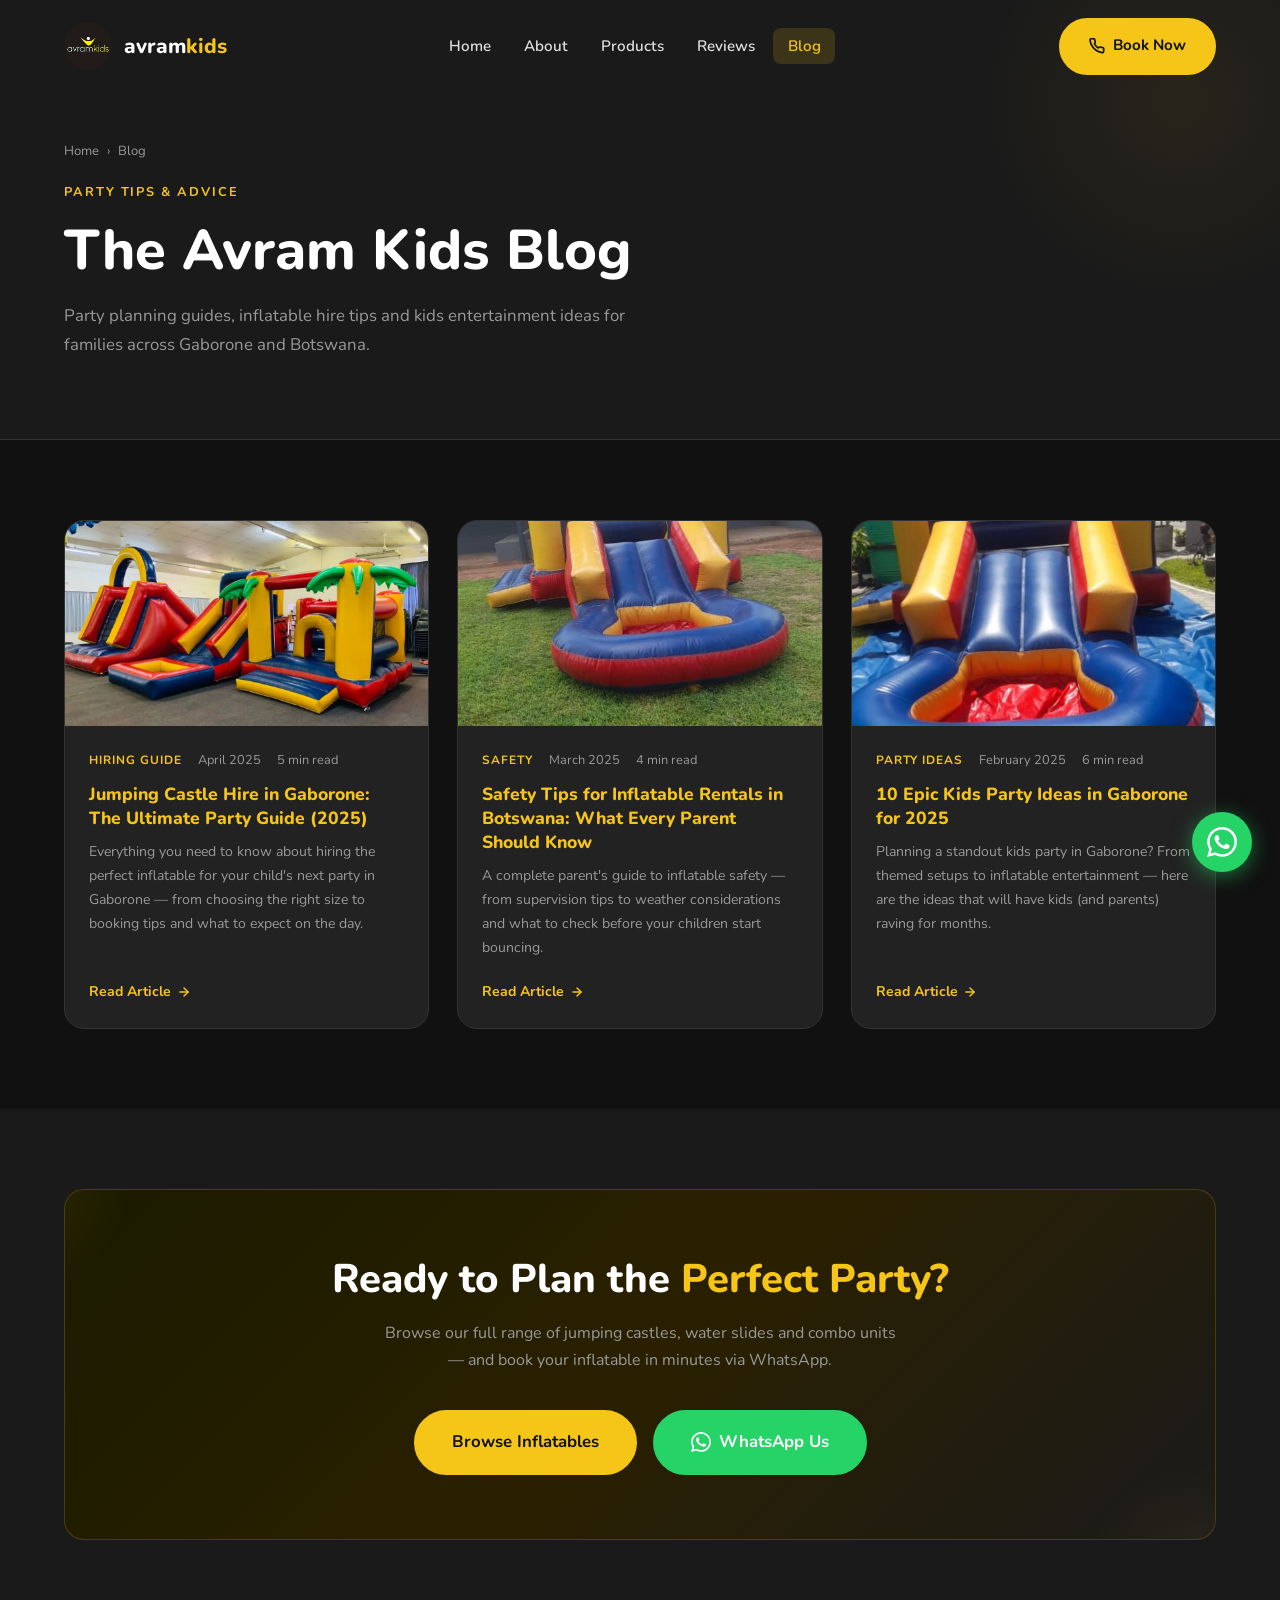
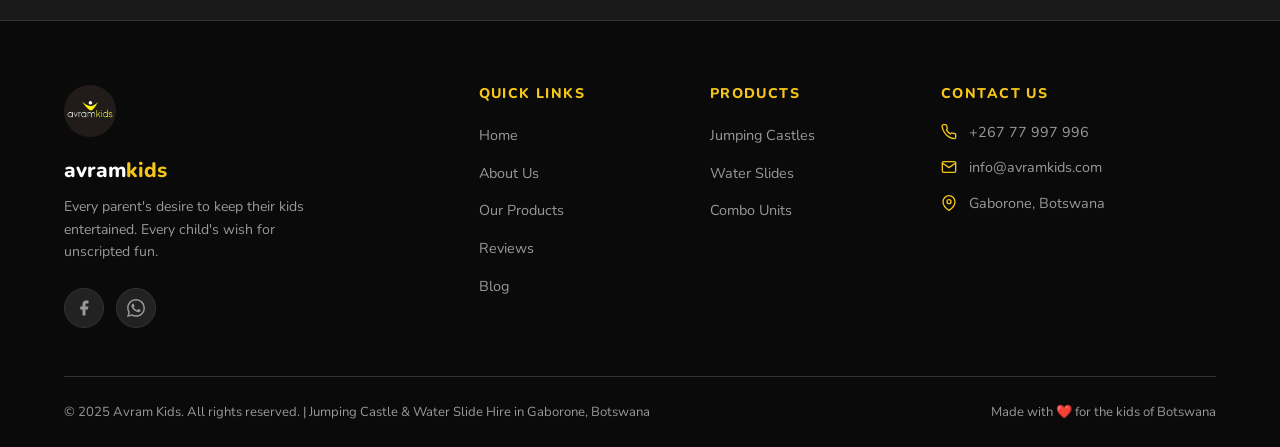
<file: blog.html>
<!DOCTYPE html>
<html lang="en">
<head>
  <meta charset="UTF-8" />
  <meta name="viewport" content="width=device-width, initial-scale=1.0" />
  <title>Blog — Party Tips &amp; Inflatable Hire Advice | Avram Kids Gaborone</title>
  <meta name="description" content="Helpful tips, party ideas and inflatable hire advice for families in Gaborone, Botswana. Read the Avram Kids blog for birthday party inspiration and safety guides." />
  <meta name="keywords" content="kids party ideas Gaborone, jumping castle hire tips Botswana, inflatable safety guide, birthday party ideas Gaborone 2025" />
  <link rel="canonical" href="https://avramkids.com/blog.html" />
  <meta property="og:title" content="Party Tips &amp; Inflatable Hire Blog | Avram Kids" />
  <meta property="og:description" content="Party planning tips, safety guides and inflatable hire advice for families in Gaborone, Botswana." />
  <link rel="preconnect" href="https://fonts.googleapis.com" />
  <link rel="preconnect" href="https://fonts.gstatic.com" crossorigin />
  <link href="https://fonts.googleapis.com/css2?family=Nunito:wght@400;600;700;800;900&display=swap" rel="stylesheet" />
  <link rel="stylesheet" href="styles.css" />
  <link rel="icon" href="images/avramkids logo.jpg" type="image/jpeg" />
</head>
<body>

<nav class="navbar" role="navigation" aria-label="Main navigation">
  <div class="container">
    <div class="nav-inner">
      <a href="index.html" class="nav-logo">
        <img src="images/avramkids logo.jpg" alt="Avram Kids logo" width="48" height="48" />
        <span class="nav-logo-text">avram<span>kids</span></span>
      </a>
      <ul class="nav-links">
        <li><a href="index.html">Home</a></li>
        <li><a href="about.html">About</a></li>
        <li><a href="products.html">Products</a></li>
        <li><a href="reviews.html">Reviews</a></li>
        <li><a href="blog.html">Blog</a></li>
      </ul>
      <a href="https://wa.me/26777997996?text=Hi%20Avram%20Kids!%20I%27d%20like%20to%20enquire%20about%20hiring%20an%20inflatable." class="btn btn-primary nav-cta" target="_blank" rel="noopener">
        <svg xmlns="http://www.w3.org/2000/svg" width="16" height="16" viewBox="0 0 24 24" fill="none" stroke="currentColor" stroke-width="2.5" stroke-linecap="round" stroke-linejoin="round" aria-hidden="true"><path d="M22 16.92v3a2 2 0 0 1-2.18 2 19.79 19.79 0 0 1-8.63-3.07A19.5 19.5 0 0 1 4.69 12 19.79 19.79 0 0 1 1.61 3.18 2 2 0 0 1 3.6 1h3a2 2 0 0 1 2 1.72 12.84 12.84 0 0 0 .7 2.81 2 2 0 0 1-.45 2.11L8.09 8.91a16 16 0 0 0 6 6l.83-.83a2 2 0 0 1 2.11-.45 12.84 12.84 0 0 0 2.81.7A2 2 0 0 1 22 16.92z"/></svg>
        Book Now
      </a>
      <button class="nav-toggle" aria-label="Toggle mobile menu"><span></span><span></span><span></span></button>
    </div>
  </div>
</nav>
<nav class="nav-mobile">
  <a href="index.html">Home</a>
  <a href="about.html">About Us</a>
  <a href="products.html">Our Products</a>
  <a href="reviews.html">Reviews</a>
  <a href="blog.html">Blog</a>
  <a href="https://wa.me/26777997996?text=Hi%20Avram%20Kids!%20I%27d%20like%20to%20enquire%20about%20hiring%20an%20inflatable." class="btn btn-primary" target="_blank" rel="noopener">WhatsApp Us to Book</a>
</nav>

<!-- Page Hero -->
<header class="page-hero">
  <div class="container">
    <nav class="breadcrumb" aria-label="Breadcrumb"><a href="index.html">Home</a><span>›</span><span>Blog</span></nav>
    <span class="section-label page-hero-label">Party Tips &amp; Advice</span>
    <h1>The Avram Kids Blog</h1>
    <p>Party planning guides, inflatable hire tips and kids entertainment ideas for families across Gaborone and Botswana.</p>
  </div>
</header>

<!-- Blog Articles -->
<section class="section">
  <div class="container">
    <div class="blog-grid">

      <article class="blog-card reveal">
        <div class="blog-img-wrap">
          <img src="images/1.jpg" alt="Jumping castle hire guide for parties in Gaborone Botswana" loading="lazy" />
        </div>
        <div class="blog-body">
          <div class="blog-meta">
            <span class="blog-category">Hiring Guide</span>
            <span>April 2025</span>
            <span>5 min read</span>
          </div>
          <h2 style="font-size:1.1rem;margin-bottom:0.6rem;font-weight:800;line-height:1.35"><a href="blog-jumping-castle-hire-gaborone.html">Jumping Castle Hire in Gaborone: The Ultimate Party Guide (2025)</a></h2>
          <p>Everything you need to know about hiring the perfect inflatable for your child's next party in Gaborone — from choosing the right size to booking tips and what to expect on the day.</p>
          <a href="blog-jumping-castle-hire-gaborone.html" class="blog-read-more">
            Read Article
            <svg xmlns="http://www.w3.org/2000/svg" width="14" height="14" viewBox="0 0 24 24" fill="none" stroke="currentColor" stroke-width="2.5" stroke-linecap="round" stroke-linejoin="round" aria-hidden="true"><line x1="5" y1="12" x2="19" y2="12"/><polyline points="12 5 19 12 12 19"/></svg>
          </a>
        </div>
      </article>

      <article class="blog-card reveal reveal-delay-1">
        <div class="blog-img-wrap">
          <img src="images/7.jpg" alt="Inflatable safety tips for parents Botswana" loading="lazy" />
        </div>
        <div class="blog-body">
          <div class="blog-meta">
            <span class="blog-category">Safety</span>
            <span>March 2025</span>
            <span>4 min read</span>
          </div>
          <h2 style="font-size:1.1rem;margin-bottom:0.6rem;font-weight:800;line-height:1.35"><a href="blog-inflatable-safety-tips-botswana.html">Safety Tips for Inflatable Rentals in Botswana: What Every Parent Should Know</a></h2>
          <p>A complete parent's guide to inflatable safety — from supervision tips to weather considerations and what to check before your children start bouncing.</p>
          <a href="blog-inflatable-safety-tips-botswana.html" class="blog-read-more">
            Read Article
            <svg xmlns="http://www.w3.org/2000/svg" width="14" height="14" viewBox="0 0 24 24" fill="none" stroke="currentColor" stroke-width="2.5" stroke-linecap="round" stroke-linejoin="round" aria-hidden="true"><line x1="5" y1="12" x2="19" y2="12"/><polyline points="12 5 19 12 12 19"/></svg>
          </a>
        </div>
      </article>

      <article class="blog-card reveal reveal-delay-2">
        <div class="blog-img-wrap">
          <img src="images/4.jpg" alt="Top 10 kids party ideas in Gaborone 2025" loading="lazy" />
        </div>
        <div class="blog-body">
          <div class="blog-meta">
            <span class="blog-category">Party Ideas</span>
            <span>February 2025</span>
            <span>6 min read</span>
          </div>
          <h2 style="font-size:1.1rem;margin-bottom:0.6rem;font-weight:800;line-height:1.35"><a href="blog-kids-party-ideas-gaborone-2025.html">10 Epic Kids Party Ideas in Gaborone for 2025</a></h2>
          <p>Planning a standout kids party in Gaborone? From themed setups to inflatable entertainment — here are the ideas that will have kids (and parents) raving for months.</p>
          <a href="blog-kids-party-ideas-gaborone-2025.html" class="blog-read-more">
            Read Article
            <svg xmlns="http://www.w3.org/2000/svg" width="14" height="14" viewBox="0 0 24 24" fill="none" stroke="currentColor" stroke-width="2.5" stroke-linecap="round" stroke-linejoin="round" aria-hidden="true"><line x1="5" y1="12" x2="19" y2="12"/><polyline points="12 5 19 12 12 19"/></svg>
          </a>
        </div>
      </article>

    </div>
  </div>
</section>

<!-- Newsletter / CTA -->
<section class="section section-alt">
  <div class="container">
    <div class="cta-banner">
      <h2>Ready to Plan the <em style="font-style:normal;color:var(--yellow)">Perfect Party?</em></h2>
      <p>Browse our full range of jumping castles, water slides and combo units — and book your inflatable in minutes via WhatsApp.</p>
      <div class="cta-actions">
        <a href="products.html" class="btn btn-primary btn-lg">Browse Inflatables</a>
        <a href="https://wa.me/26777997996?text=Hi%20Avram%20Kids!%20I%27d%20like%20to%20enquire%20about%20a%20party%20booking." class="btn btn-whatsapp btn-lg" target="_blank" rel="noopener">
          <svg xmlns="http://www.w3.org/2000/svg" width="20" height="20" viewBox="0 0 24 24" fill="currentColor" aria-hidden="true"><path d="M17.472 14.382c-.297-.149-1.758-.867-2.03-.967-.273-.099-.471-.148-.67.15-.197.297-.767.966-.94 1.164-.173.199-.347.223-.644.075-.297-.15-1.255-.463-2.39-1.475-.883-.788-1.48-1.761-1.653-2.059-.173-.297-.018-.458.13-.606.134-.133.298-.347.446-.52.149-.174.198-.298.298-.497.099-.198.05-.371-.025-.52-.075-.149-.669-1.612-.916-2.207-.242-.579-.487-.5-.669-.51-.173-.008-.371-.01-.57-.01-.198 0-.52.074-.792.372-.272.297-1.04 1.016-1.04 2.479 0 1.462 1.065 2.875 1.213 3.074.149.198 2.096 3.2 5.077 4.487.709.306 1.262.489 1.694.625.712.227 1.36.195 1.871.118.571-.085 1.758-.719 2.006-1.413.248-.694.248-1.289.173-1.413-.074-.124-.272-.198-.57-.347m-5.421 7.403h-.004a9.87 9.87 0 0 1-5.031-1.378l-.361-.214-3.741.982.998-3.648-.235-.374a9.86 9.86 0 0 1-1.51-5.26c.001-5.45 4.436-9.884 9.888-9.884 2.64 0 5.122 1.03 6.988 2.898a9.825 9.825 0 0 1 2.893 6.994c-.003 5.45-4.437 9.884-9.885 9.884m8.413-18.297A11.815 11.815 0 0 0 12.05 0C5.495 0 .16 5.335.157 11.892c0 2.096.547 4.142 1.588 5.945L.057 24l6.305-1.654a11.882 11.882 0 0 0 5.683 1.448h.005c6.554 0 11.89-5.335 11.893-11.893a11.821 11.821 0 0 0-3.48-8.413Z"/></svg>
          WhatsApp Us
        </a>
      </div>
    </div>
  </div>
</section>

<footer class="footer" role="contentinfo">
  <div class="container">
    <div class="footer-grid">
      <div class="footer-brand"><img src="images/avramkids logo.jpg" alt="Avram Kids logo" width="52" height="52" /><div class="footer-brand-name">avram<span>kids</span></div><p class="footer-tagline">Every parent's desire to keep their kids entertained. Every child's wish for unscripted fun.</p><div class="footer-socials"><a href="https://www.facebook.com/avramkids" class="footer-social" target="_blank" rel="noopener" aria-label="Facebook"><svg xmlns="http://www.w3.org/2000/svg" width="18" height="18" viewBox="0 0 24 24" fill="currentColor" aria-hidden="true"><path d="M18 2h-3a5 5 0 0 0-5 5v3H7v4h3v8h4v-8h3l1-4h-4V7a1 1 0 0 1 1-1h3z"/></svg></a><a href="https://wa.me/26777997996" class="footer-social" target="_blank" rel="noopener" aria-label="WhatsApp"><svg xmlns="http://www.w3.org/2000/svg" width="18" height="18" viewBox="0 0 24 24" fill="currentColor" aria-hidden="true"><path d="M17.472 14.382c-.297-.149-1.758-.867-2.03-.967-.273-.099-.471-.148-.67.15-.197.297-.767.966-.94 1.164-.173.199-.347.223-.644.075-.297-.15-1.255-.463-2.39-1.475-.883-.788-1.48-1.761-1.653-2.059-.173-.297-.018-.458.13-.606.134-.133.298-.347.446-.52.149-.174.198-.298.298-.497.099-.198.05-.371-.025-.52-.075-.149-.669-1.612-.916-2.207-.242-.579-.487-.5-.669-.51-.173-.008-.371-.01-.57-.01-.198 0-.52.074-.792.372-.272.297-1.04 1.016-1.04 2.479 0 1.462 1.065 2.875 1.213 3.074.149.198 2.096 3.2 5.077 4.487.709.306 1.262.489 1.694.625.712.227 1.36.195 1.871.118.571-.085 1.758-.719 2.006-1.413.248-.694.248-1.289.173-1.413-.074-.124-.272-.198-.57-.347m-5.421 7.403h-.004a9.87 9.87 0 0 1-5.031-1.378l-.361-.214-3.741.982.998-3.648-.235-.374a9.86 9.86 0 0 1-1.51-5.26c.001-5.45 4.436-9.884 9.888-9.884 2.64 0 5.122 1.03 6.988 2.898a9.825 9.825 0 0 1 2.893 6.994c-.003 5.45-4.437 9.884-9.885 9.884m8.413-18.297A11.815 11.815 0 0 0 12.05 0C5.495 0 .16 5.335.157 11.892c0 2.096.547 4.142 1.588 5.945L.057 24l6.305-1.654a11.882 11.882 0 0 0 5.683 1.448h.005c6.554 0 11.89-5.335 11.893-11.893a11.821 11.821 0 0 0-3.48-8.413Z"/></svg></a></div></div>
      <div class="footer-col"><h4>Quick Links</h4><ul><li><a href="index.html">Home</a></li><li><a href="about.html">About Us</a></li><li><a href="products.html">Our Products</a></li><li><a href="reviews.html">Reviews</a></li><li><a href="blog.html">Blog</a></li></ul></div>
      <div class="footer-col"><h4>Products</h4><ul><li><a href="products.html?filter=castle">Jumping Castles</a></li><li><a href="products.html?filter=waterslide">Water Slides</a></li><li><a href="products.html?filter=combo">Combo Units</a></li></ul></div>
      <div class="footer-col"><h4>Contact Us</h4><div class="footer-contact-item"><svg xmlns="http://www.w3.org/2000/svg" width="16" height="16" viewBox="0 0 24 24" fill="none" stroke="currentColor" stroke-width="2" stroke-linecap="round" stroke-linejoin="round" aria-hidden="true"><path d="M22 16.92v3a2 2 0 0 1-2.18 2 19.79 19.79 0 0 1-8.63-3.07A19.5 19.5 0 0 1 4.69 12 19.79 19.79 0 0 1 1.61 3.18 2 2 0 0 1 3.6 1h3a2 2 0 0 1 2 1.72 12.84 12.84 0 0 0 .7 2.81 2 2 0 0 1-.45 2.11L8.09 8.91a16 16 0 0 0 6 6l.83-.83a2 2 0 0 1 2.11-.45 12.84 12.84 0 0 0 2.81.7A2 2 0 0 1 22 16.92z"/></svg><a href="tel:+26777997996">+267 77 997 996</a></div><div class="footer-contact-item"><svg xmlns="http://www.w3.org/2000/svg" width="16" height="16" viewBox="0 0 24 24" fill="none" stroke="currentColor" stroke-width="2" stroke-linecap="round" stroke-linejoin="round" aria-hidden="true"><path d="M4 4h16c1.1 0 2 .9 2 2v12c0 1.1-.9 2-2 2H4c-1.1 0-2-.9-2-2V6c0-1.1.9-2 2-2z"/><polyline points="22,6 12,13 2,6"/></svg><a href="mailto:info@avramkids.com">info@avramkids.com</a></div><div class="footer-contact-item"><svg xmlns="http://www.w3.org/2000/svg" width="16" height="16" viewBox="0 0 24 24" fill="none" stroke="currentColor" stroke-width="2" stroke-linecap="round" stroke-linejoin="round" aria-hidden="true"><path d="M21 10c0 7-9 13-9 13s-9-6-9-13a9 9 0 0 1 18 0z"/><circle cx="12" cy="10" r="3"/></svg>Gaborone, Botswana</div></div>
    </div>
    <div class="footer-bottom"><span>© 2025 Avram Kids. All rights reserved. | Jumping Castle &amp; Water Slide Hire in Gaborone, Botswana</span><span>Made with ❤️ for the kids of Botswana</span></div>
  </div>
</footer>

<a href="https://wa.me/26777997996?text=Hi%20Avram%20Kids!%20I%27d%20like%20to%20enquire%20about%20hiring%20an%20inflatable." class="whatsapp-float" target="_blank" rel="noopener" aria-label="Chat on WhatsApp"><svg xmlns="http://www.w3.org/2000/svg" viewBox="0 0 24 24" fill="currentColor" aria-hidden="true"><path d="M17.472 14.382c-.297-.149-1.758-.867-2.03-.967-.273-.099-.471-.148-.67.15-.197.297-.767.966-.94 1.164-.173.199-.347.223-.644.075-.297-.15-1.255-.463-2.39-1.475-.883-.788-1.48-1.761-1.653-2.059-.173-.297-.018-.458.13-.606.134-.133.298-.347.446-.52.149-.174.198-.298.298-.497.099-.198.05-.371-.025-.52-.075-.149-.669-1.612-.916-2.207-.242-.579-.487-.5-.669-.51-.173-.008-.371-.01-.57-.01-.198 0-.52.074-.792.372-.272.297-1.04 1.016-1.04 2.479 0 1.462 1.065 2.875 1.213 3.074.149.198 2.096 3.2 5.077 4.487.709.306 1.262.489 1.694.625.712.227 1.36.195 1.871.118.571-.085 1.758-.719 2.006-1.413.248-.694.248-1.289.173-1.413-.074-.124-.272-.198-.57-.347m-5.421 7.403h-.004a9.87 9.87 0 0 1-5.031-1.378l-.361-.214-3.741.982.998-3.648-.235-.374a9.86 9.86 0 0 1-1.51-5.26c.001-5.45 4.436-9.884 9.888-9.884 2.64 0 5.122 1.03 6.988 2.898a9.825 9.825 0 0 1 2.893 6.994c-.003 5.45-4.437 9.884-9.885 9.884m8.413-18.297A11.815 11.815 0 0 0 12.05 0C5.495 0 .16 5.335.157 11.892c0 2.096.547 4.142 1.588 5.945L.057 24l6.305-1.654a11.882 11.882 0 0 0 5.683 1.448h.005c6.554 0 11.89-5.335 11.893-11.893a11.821 11.821 0 0 0-3.48-8.413Z"/></svg></a>
<button class="scroll-top" aria-label="Scroll to top"><svg xmlns="http://www.w3.org/2000/svg" viewBox="0 0 24 24" fill="none" stroke="currentColor" stroke-width="2.5" stroke-linecap="round" stroke-linejoin="round" aria-hidden="true"><line x1="12" y1="19" x2="12" y2="5"/><polyline points="5 12 12 5 19 12"/></svg></button>
<script src="main.js"></script>
</body>
</html>
</file>
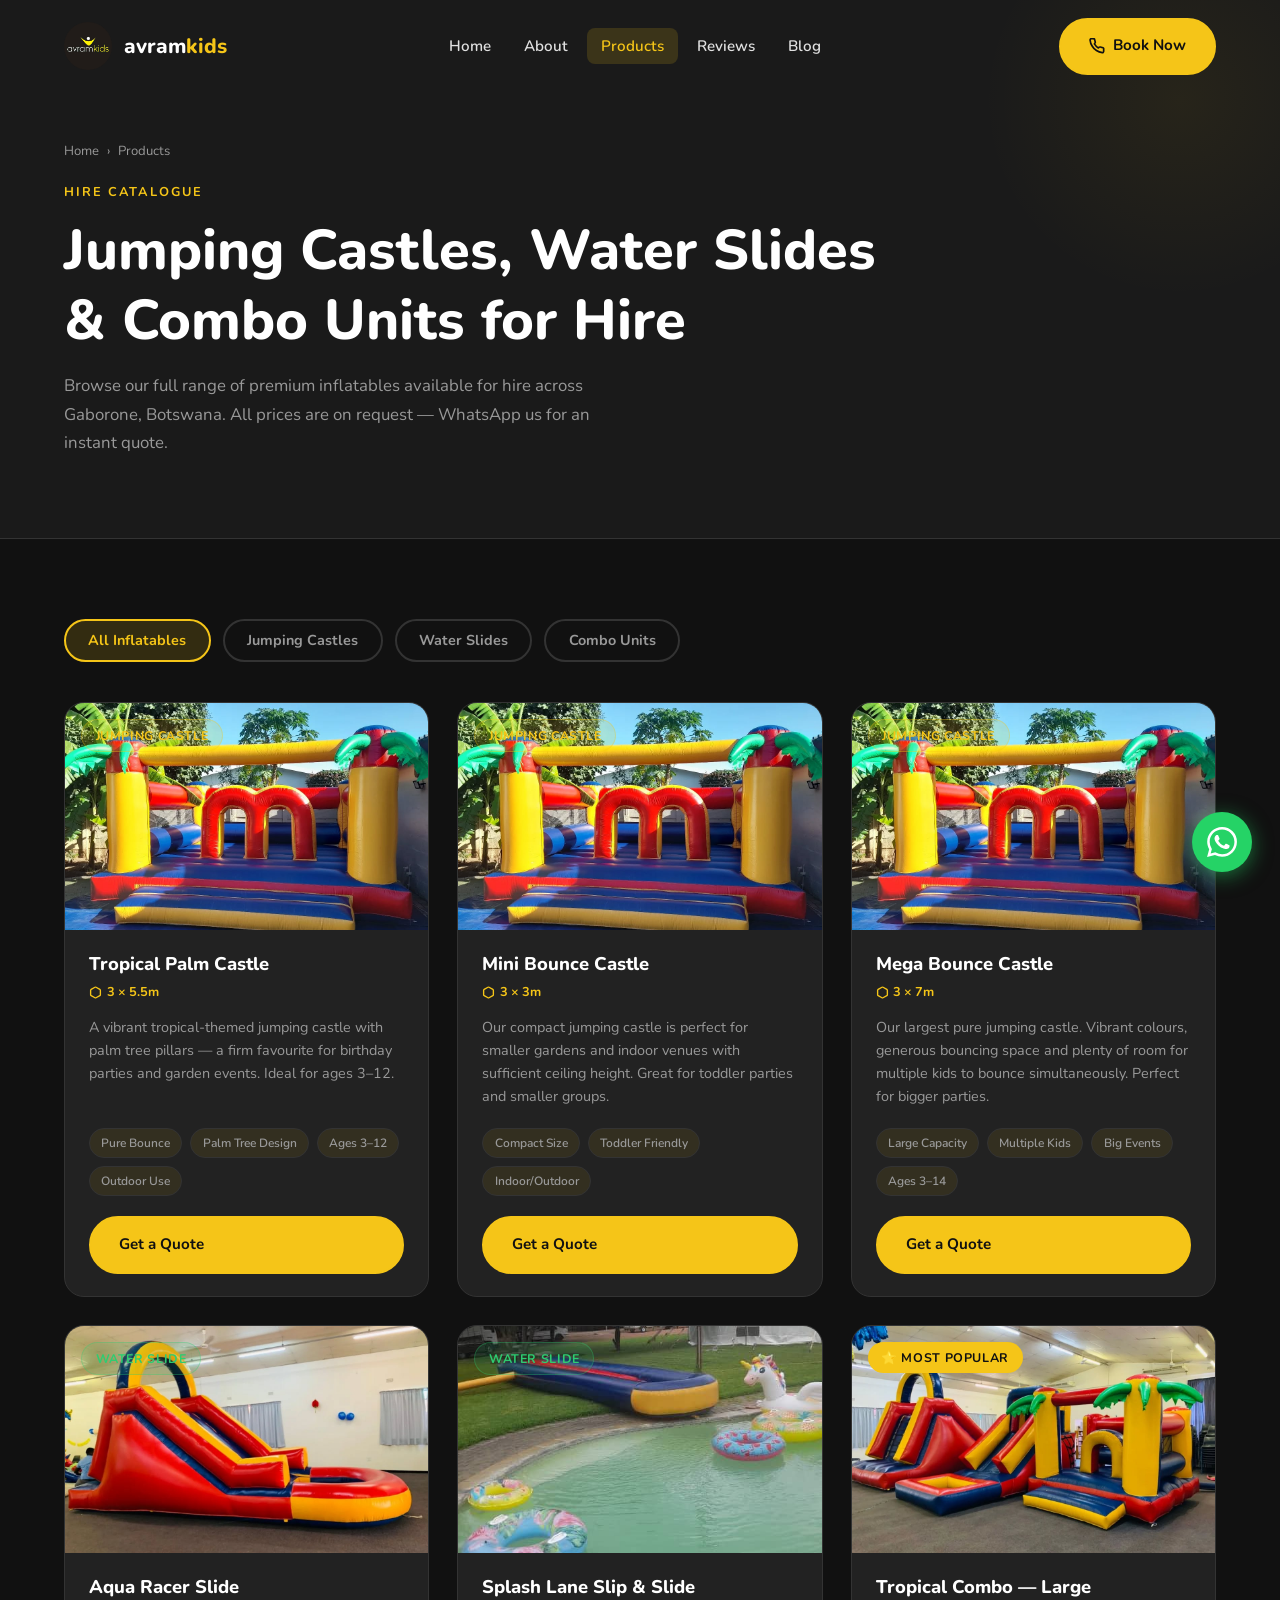
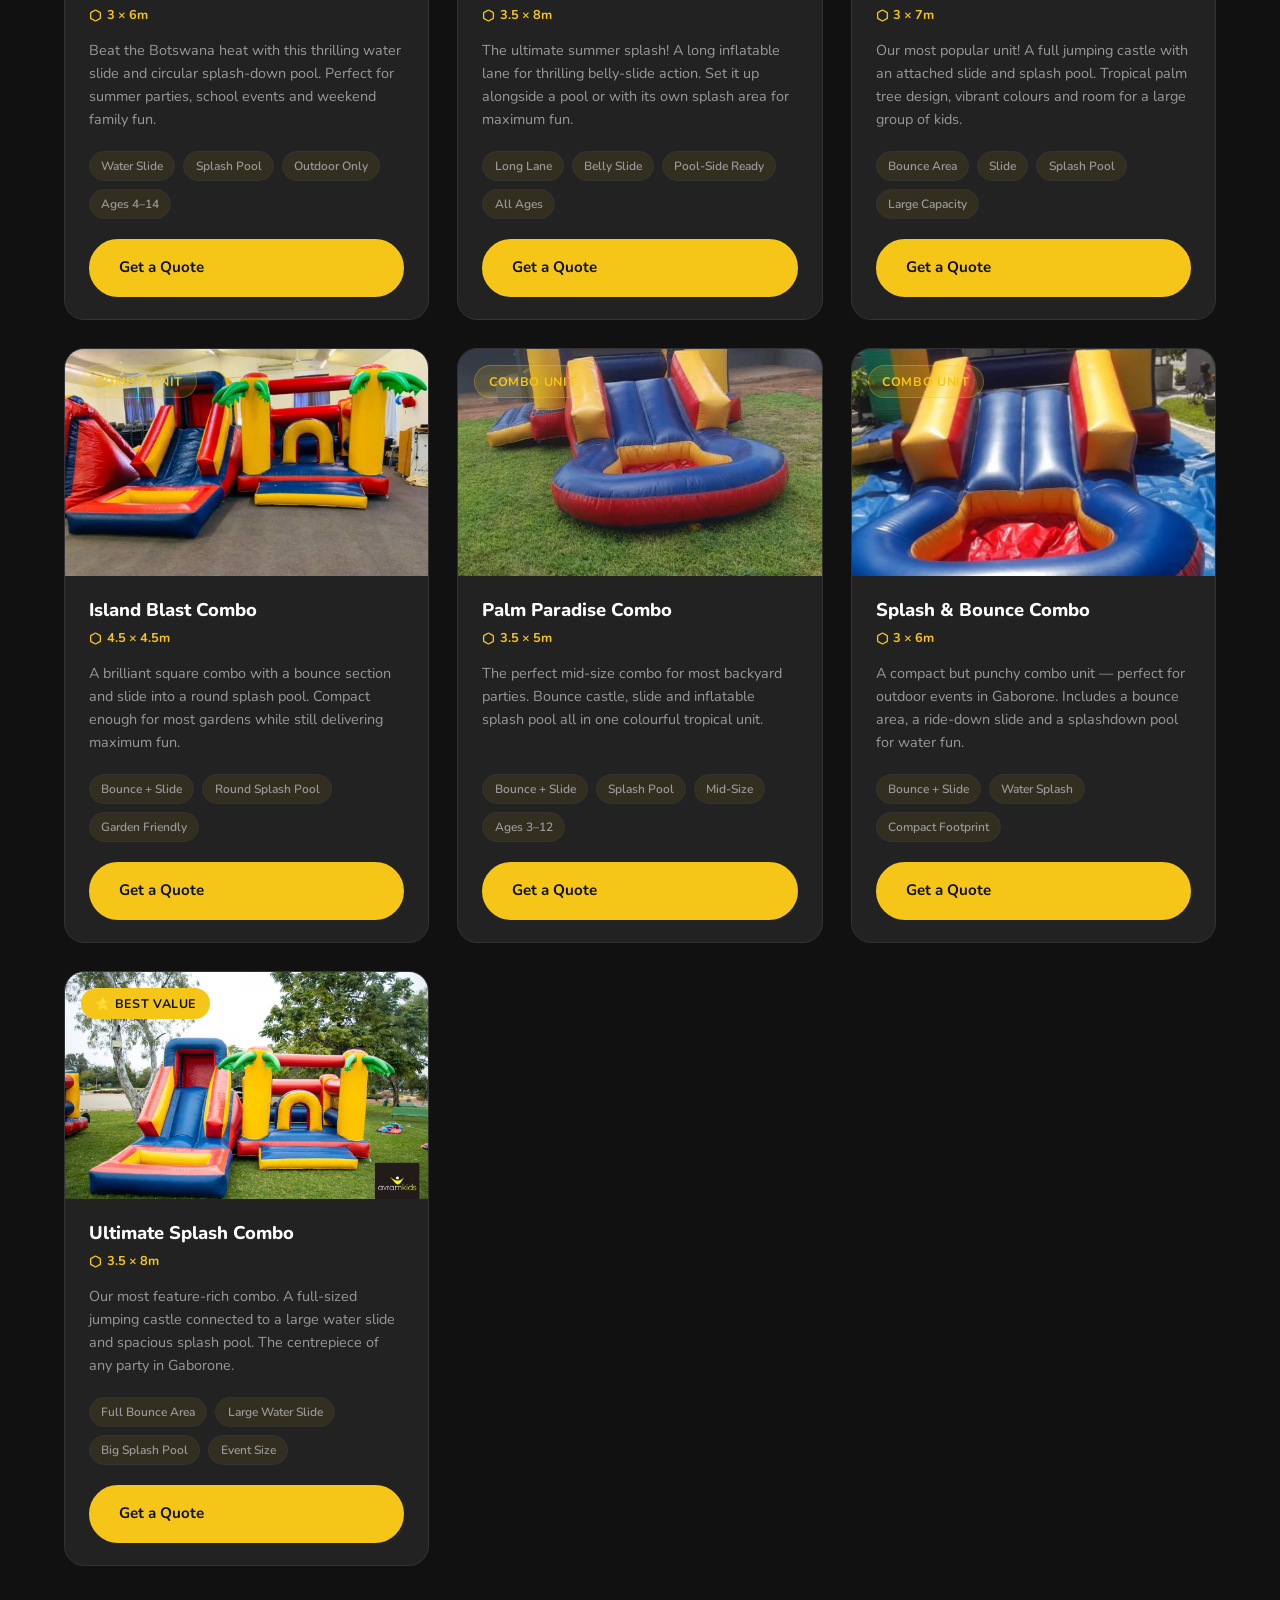
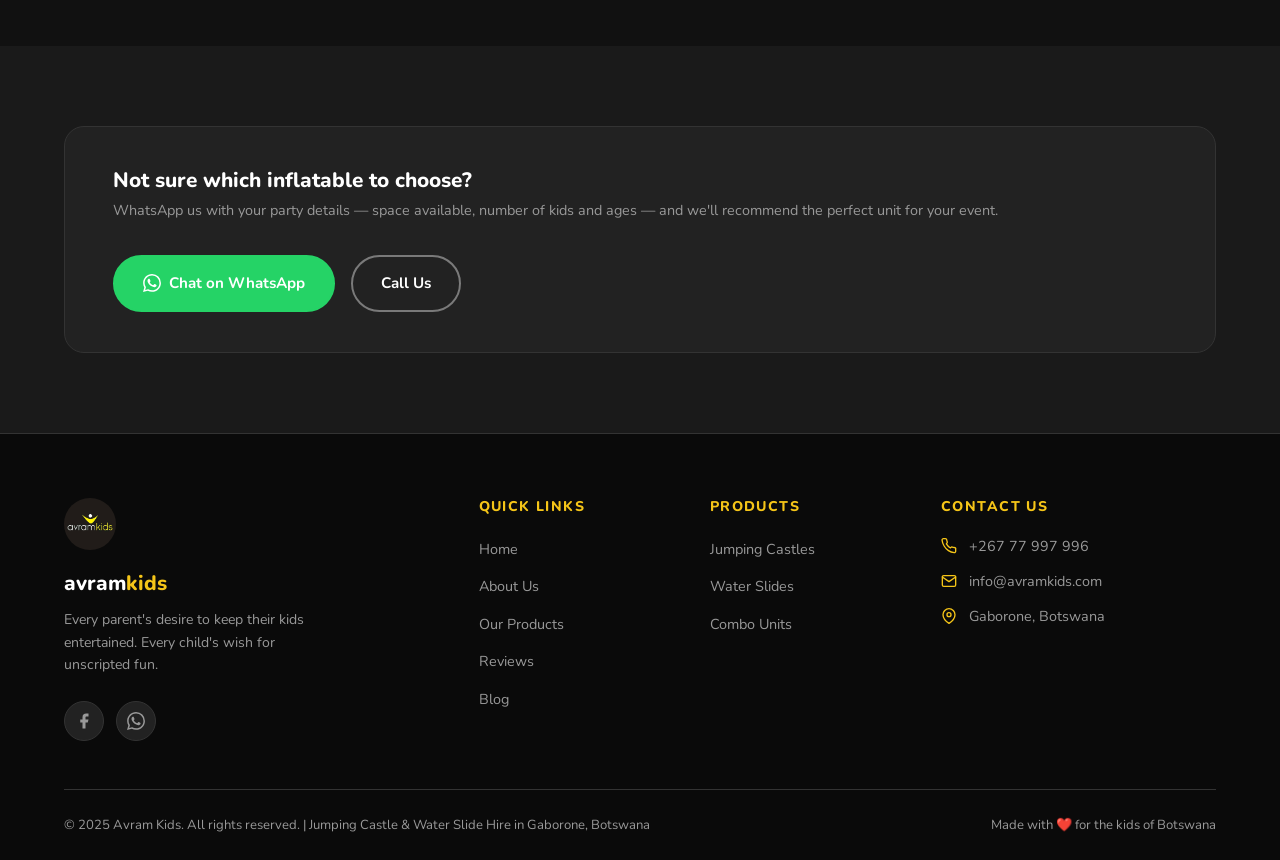
<file: products.html>
<!DOCTYPE html>
<html lang="en">
<head>
  <meta charset="UTF-8" />
  <meta name="viewport" content="width=device-width, initial-scale=1.0" />
  <title>Jumping Castles &amp; Water Slides for Hire | Avram Kids Gaborone</title>
  <meta name="description" content="Browse Avram Kids' full range of jumping castles, water slides and combo units for hire in Gaborone, Botswana. Professional delivery &amp; setup included. WhatsApp +267 77 997 996." />
  <meta name="keywords" content="jumping castle hire Gaborone, water slide hire Gaborone, inflatable combo Botswana, bouncy castle rental Gaborone, kids inflatable hire Botswana" />
  <link rel="canonical" href="https://avramkids.com/products.html" />
  <meta property="og:title" content="Inflatable Hire Catalogue | Avram Kids Gaborone" />
  <meta property="og:description" content="Jumping castles, water slides and combo units for hire in Gaborone. Delivery &amp; setup included." />
  <meta property="og:image" content="https://avramkids.com/images/1.jpg" />
  <script type="application/ld+json">
  {
    "@context": "https://schema.org",
    "@type": "ItemList",
    "name": "Avram Kids Inflatable Hire Catalogue",
    "description": "Jumping castles, water slides and combo inflatables for hire in Gaborone, Botswana",
    "url": "https://avramkids.com/products.html"
  }
  </script>
  <link rel="preconnect" href="https://fonts.googleapis.com" />
  <link rel="preconnect" href="https://fonts.gstatic.com" crossorigin />
  <link href="https://fonts.googleapis.com/css2?family=Nunito:wght@400;600;700;800;900&display=swap" rel="stylesheet" />
  <link rel="stylesheet" href="styles.css" />
  <link rel="icon" href="images/avramkids logo.jpg" type="image/jpeg" />
</head>
<body>

<nav class="navbar" role="navigation" aria-label="Main navigation">
  <div class="container">
    <div class="nav-inner">
      <a href="index.html" class="nav-logo">
        <img src="images/avramkids logo.jpg" alt="Avram Kids logo" width="48" height="48" />
        <span class="nav-logo-text">avram<span>kids</span></span>
      </a>
      <ul class="nav-links">
        <li><a href="index.html">Home</a></li>
        <li><a href="about.html">About</a></li>
        <li><a href="products.html">Products</a></li>
        <li><a href="reviews.html">Reviews</a></li>
        <li><a href="blog.html">Blog</a></li>
      </ul>
      <a href="https://wa.me/26777997996?text=Hi%20Avram%20Kids!%20I%27d%20like%20to%20enquire%20about%20hiring%20an%20inflatable." class="btn btn-primary nav-cta" target="_blank" rel="noopener">
        <svg xmlns="http://www.w3.org/2000/svg" width="16" height="16" viewBox="0 0 24 24" fill="none" stroke="currentColor" stroke-width="2.5" stroke-linecap="round" stroke-linejoin="round" aria-hidden="true"><path d="M22 16.92v3a2 2 0 0 1-2.18 2 19.79 19.79 0 0 1-8.63-3.07A19.5 19.5 0 0 1 4.69 12 19.79 19.79 0 0 1 1.61 3.18 2 2 0 0 1 3.6 1h3a2 2 0 0 1 2 1.72 12.84 12.84 0 0 0 .7 2.81 2 2 0 0 1-.45 2.11L8.09 8.91a16 16 0 0 0 6 6l.83-.83a2 2 0 0 1 2.11-.45 12.84 12.84 0 0 0 2.81.7A2 2 0 0 1 22 16.92z"/></svg>
        Book Now
      </a>
      <button class="nav-toggle" aria-label="Toggle mobile menu"><span></span><span></span><span></span></button>
    </div>
  </div>
</nav>
<nav class="nav-mobile">
  <a href="index.html">Home</a>
  <a href="about.html">About Us</a>
  <a href="products.html">Our Products</a>
  <a href="reviews.html">Reviews</a>
  <a href="blog.html">Blog</a>
  <a href="https://wa.me/26777997996?text=Hi%20Avram%20Kids!%20I%27d%20like%20to%20enquire%20about%20hiring%20an%20inflatable." class="btn btn-primary" target="_blank" rel="noopener">WhatsApp Us to Book</a>
</nav>

<!-- Page Hero -->
<header class="page-hero">
  <div class="container">
    <nav class="breadcrumb" aria-label="Breadcrumb">
      <a href="index.html">Home</a>
      <span>›</span>
      <span>Products</span>
    </nav>
    <span class="section-label page-hero-label">Hire Catalogue</span>
    <h1>Jumping Castles, Water Slides<br />&amp; Combo Units for Hire</h1>
    <p>Browse our full range of premium inflatables available for hire across Gaborone, Botswana. All prices are on request — WhatsApp us for an instant quote.</p>
  </div>
</header>

<!-- Products Section -->
<section class="section">
  <div class="container">

    <!-- Filter Tabs -->
    <div class="filter-tabs" role="tablist" aria-label="Filter products by category">
      <button class="filter-tab active" data-filter="all" role="tab" aria-selected="true">All Inflatables</button>
      <button class="filter-tab" data-filter="castle" role="tab" aria-selected="false">Jumping Castles</button>
      <button class="filter-tab" data-filter="waterslide" role="tab" aria-selected="false">Water Slides</button>
      <button class="filter-tab" data-filter="combo" role="tab" aria-selected="false">Combo Units</button>
    </div>

    <!-- Product Grid -->
    <div class="products-grid" id="products-grid">

      <!-- ===== JUMPING CASTLES ===== -->
      <article class="product-card reveal" data-category="castle">
        <div class="product-img-wrap">
          <img src="images/5.jpg" alt="Tropical Palm Jumping Castle 3x5.5m for hire in Gaborone" loading="lazy" />
          <span class="product-badge badge badge-yellow">Jumping Castle</span>
        </div>
        <div class="product-body">
          <h3>Tropical Palm Castle</h3>
          <span class="product-size">
            <svg xmlns="http://www.w3.org/2000/svg" width="13" height="13" viewBox="0 0 24 24" fill="none" stroke="currentColor" stroke-width="2.5" stroke-linecap="round" stroke-linejoin="round" aria-hidden="true"><path d="M21 16V8a2 2 0 0 0-1-1.73l-7-4a2 2 0 0 0-2 0l-7 4A2 2 0 0 0 3 8v8a2 2 0 0 0 1 1.73l7 4a2 2 0 0 0 2 0l7-4A2 2 0 0 0 21 16z"/></svg>
            3 × 5.5m
          </span>
          <p>A vibrant tropical-themed jumping castle with palm tree pillars — a firm favourite for birthday parties and garden events. Ideal for ages 3–12.</p>
          <div class="product-features">
            <span class="product-feature-tag">Pure Bounce</span>
            <span class="product-feature-tag">Palm Tree Design</span>
            <span class="product-feature-tag">Ages 3–12</span>
            <span class="product-feature-tag">Outdoor Use</span>
          </div>
          <a href="https://wa.me/26777997996?text=Hi%20Avram%20Kids!%20I%27d%20like%20a%20quote%20for%20the%20Tropical%20Palm%20Castle%20(3x5.5m)." class="btn btn-primary" target="_blank" rel="noopener">Get a Quote</a>
        </div>
      </article>

      <article class="product-card reveal reveal-delay-1" data-category="castle">
        <div class="product-img-wrap">
          <img src="images/5.jpg" alt="Classic Jumping Castle 3x3m small size for hire Gaborone" loading="lazy" />
          <span class="product-badge badge badge-yellow">Jumping Castle</span>
        </div>
        <div class="product-body">
          <h3>Mini Bounce Castle</h3>
          <span class="product-size">
            <svg xmlns="http://www.w3.org/2000/svg" width="13" height="13" viewBox="0 0 24 24" fill="none" stroke="currentColor" stroke-width="2.5" stroke-linecap="round" stroke-linejoin="round" aria-hidden="true"><path d="M21 16V8a2 2 0 0 0-1-1.73l-7-4a2 2 0 0 0-2 0l-7 4A2 2 0 0 0 3 8v8a2 2 0 0 0 1 1.73l7 4a2 2 0 0 0 2 0l7-4A2 2 0 0 0 21 16z"/></svg>
            3 × 3m
          </span>
          <p>Our compact jumping castle is perfect for smaller gardens and indoor venues with sufficient ceiling height. Great for toddler parties and smaller groups.</p>
          <div class="product-features">
            <span class="product-feature-tag">Compact Size</span>
            <span class="product-feature-tag">Toddler Friendly</span>
            <span class="product-feature-tag">Indoor/Outdoor</span>
          </div>
          <a href="https://wa.me/26777997996?text=Hi%20Avram%20Kids!%20I%27d%20like%20a%20quote%20for%20the%20Mini%20Bounce%20Castle%20(3x3m)." class="btn btn-primary" target="_blank" rel="noopener">Get a Quote</a>
        </div>
      </article>

      <article class="product-card reveal reveal-delay-2" data-category="castle">
        <div class="product-img-wrap">
          <img src="images/5.jpg" alt="Large jumping castle 3x7m for hire Gaborone Botswana" loading="lazy" />
          <span class="product-badge badge badge-yellow">Jumping Castle</span>
        </div>
        <div class="product-body">
          <h3>Mega Bounce Castle</h3>
          <span class="product-size">
            <svg xmlns="http://www.w3.org/2000/svg" width="13" height="13" viewBox="0 0 24 24" fill="none" stroke="currentColor" stroke-width="2.5" stroke-linecap="round" stroke-linejoin="round" aria-hidden="true"><path d="M21 16V8a2 2 0 0 0-1-1.73l-7-4a2 2 0 0 0-2 0l-7 4A2 2 0 0 0 3 8v8a2 2 0 0 0 1 1.73l7 4a2 2 0 0 0 2 0l7-4A2 2 0 0 0 21 16z"/></svg>
            3 × 7m
          </span>
          <p>Our largest pure jumping castle. Vibrant colours, generous bouncing space and plenty of room for multiple kids to bounce simultaneously. Perfect for bigger parties.</p>
          <div class="product-features">
            <span class="product-feature-tag">Large Capacity</span>
            <span class="product-feature-tag">Multiple Kids</span>
            <span class="product-feature-tag">Big Events</span>
            <span class="product-feature-tag">Ages 3–14</span>
          </div>
          <a href="https://wa.me/26777997996?text=Hi%20Avram%20Kids!%20I%27d%20like%20a%20quote%20for%20the%20Mega%20Bounce%20Castle%20(3x7m)." class="btn btn-primary" target="_blank" rel="noopener">Get a Quote</a>
        </div>
      </article>

      <!-- ===== WATER SLIDES ===== -->
      <article class="product-card reveal" data-category="waterslide">
        <div class="product-img-wrap">
          <img src="images/3.jpg" alt="Water slide with circular splash pool for hire in Gaborone Botswana" loading="lazy" />
          <span class="product-badge badge badge-green">Water Slide</span>
        </div>
        <div class="product-body">
          <h3>Aqua Racer Slide</h3>
          <span class="product-size">
            <svg xmlns="http://www.w3.org/2000/svg" width="13" height="13" viewBox="0 0 24 24" fill="none" stroke="currentColor" stroke-width="2.5" stroke-linecap="round" stroke-linejoin="round" aria-hidden="true"><path d="M21 16V8a2 2 0 0 0-1-1.73l-7-4a2 2 0 0 0-2 0l-7 4A2 2 0 0 0 3 8v8a2 2 0 0 0 1 1.73l7 4a2 2 0 0 0 2 0l7-4A2 2 0 0 0 21 16z"/></svg>
            3 × 6m
          </span>
          <p>Beat the Botswana heat with this thrilling water slide and circular splash-down pool. Perfect for summer parties, school events and weekend family fun.</p>
          <div class="product-features">
            <span class="product-feature-tag">Water Slide</span>
            <span class="product-feature-tag">Splash Pool</span>
            <span class="product-feature-tag">Outdoor Only</span>
            <span class="product-feature-tag">Ages 4–14</span>
          </div>
          <a href="https://wa.me/26777997996?text=Hi%20Avram%20Kids!%20I%27d%20like%20a%20quote%20for%20the%20Aqua%20Racer%20Slide%20(3x6m)." class="btn btn-primary" target="_blank" rel="noopener">Get a Quote</a>
        </div>
      </article>

      <article class="product-card reveal reveal-delay-1" data-category="waterslide">
        <div class="product-img-wrap">
          <img src="images/6.jpg" alt="Inflatable slip and slide water lane for hire Gaborone" loading="lazy" />
          <span class="product-badge badge badge-green">Water Slide</span>
        </div>
        <div class="product-body">
          <h3>Splash Lane Slip &amp; Slide</h3>
          <span class="product-size">
            <svg xmlns="http://www.w3.org/2000/svg" width="13" height="13" viewBox="0 0 24 24" fill="none" stroke="currentColor" stroke-width="2.5" stroke-linecap="round" stroke-linejoin="round" aria-hidden="true"><path d="M21 16V8a2 2 0 0 0-1-1.73l-7-4a2 2 0 0 0-2 0l-7 4A2 2 0 0 0 3 8v8a2 2 0 0 0 1 1.73l7 4a2 2 0 0 0 2 0l7-4A2 2 0 0 0 21 16z"/></svg>
            3.5 × 8m
          </span>
          <p>The ultimate summer splash! A long inflatable lane for thrilling belly-slide action. Set it up alongside a pool or with its own splash area for maximum fun.</p>
          <div class="product-features">
            <span class="product-feature-tag">Long Lane</span>
            <span class="product-feature-tag">Belly Slide</span>
            <span class="product-feature-tag">Pool-Side Ready</span>
            <span class="product-feature-tag">All Ages</span>
          </div>
          <a href="https://wa.me/26777997996?text=Hi%20Avram%20Kids!%20I%27d%20like%20a%20quote%20for%20the%20Splash%20Lane%20Slip%20%26%20Slide." class="btn btn-primary" target="_blank" rel="noopener">Get a Quote</a>
        </div>
      </article>

      <!-- ===== COMBO UNITS ===== -->
      <article class="product-card reveal" data-category="combo">
        <div class="product-img-wrap">
          <img src="images/1.jpg" alt="Large bounce and slide combo unit with water pool for hire Gaborone" loading="lazy" />
          <div class="product-badge" style="display:flex;gap:0.4rem">
            <span class="badge badge-popular">⭐ Most Popular</span>
          </div>
        </div>
        <div class="product-body">
          <h3>Tropical Combo — Large</h3>
          <span class="product-size">
            <svg xmlns="http://www.w3.org/2000/svg" width="13" height="13" viewBox="0 0 24 24" fill="none" stroke="currentColor" stroke-width="2.5" stroke-linecap="round" stroke-linejoin="round" aria-hidden="true"><path d="M21 16V8a2 2 0 0 0-1-1.73l-7-4a2 2 0 0 0-2 0l-7 4A2 2 0 0 0 3 8v8a2 2 0 0 0 1 1.73l7 4a2 2 0 0 0 2 0l7-4A2 2 0 0 0 21 16z"/></svg>
            3 × 7m
          </span>
          <p>Our most popular unit! A full jumping castle with an attached slide and splash pool. Tropical palm tree design, vibrant colours and room for a large group of kids.</p>
          <div class="product-features">
            <span class="product-feature-tag">Bounce Area</span>
            <span class="product-feature-tag">Slide</span>
            <span class="product-feature-tag">Splash Pool</span>
            <span class="product-feature-tag">Large Capacity</span>
          </div>
          <a href="https://wa.me/26777997996?text=Hi%20Avram%20Kids!%20I%27d%20like%20a%20quote%20for%20the%20Tropical%20Combo%20Large%20(3x7m)." class="btn btn-primary" target="_blank" rel="noopener">Get a Quote</a>
        </div>
      </article>

      <article class="product-card reveal reveal-delay-1" data-category="combo">
        <div class="product-img-wrap">
          <img src="images/2.jpg" alt="Bounce and water slide combo 4.5x4.5m for hire Gaborone Botswana" loading="lazy" />
          <span class="product-badge badge badge-yellow">Combo Unit</span>
        </div>
        <div class="product-body">
          <h3>Island Blast Combo</h3>
          <span class="product-size">
            <svg xmlns="http://www.w3.org/2000/svg" width="13" height="13" viewBox="0 0 24 24" fill="none" stroke="currentColor" stroke-width="2.5" stroke-linecap="round" stroke-linejoin="round" aria-hidden="true"><path d="M21 16V8a2 2 0 0 0-1-1.73l-7-4a2 2 0 0 0-2 0l-7 4A2 2 0 0 0 3 8v8a2 2 0 0 0 1 1.73l7 4a2 2 0 0 0 2 0l7-4A2 2 0 0 0 21 16z"/></svg>
            4.5 × 4.5m
          </span>
          <p>A brilliant square combo with a bounce section and slide into a round splash pool. Compact enough for most gardens while still delivering maximum fun.</p>
          <div class="product-features">
            <span class="product-feature-tag">Bounce + Slide</span>
            <span class="product-feature-tag">Round Splash Pool</span>
            <span class="product-feature-tag">Garden Friendly</span>
          </div>
          <a href="https://wa.me/26777997996?text=Hi%20Avram%20Kids!%20I%27d%20like%20a%20quote%20for%20the%20Island%20Blast%20Combo%20(4.5x4.5m)." class="btn btn-primary" target="_blank" rel="noopener">Get a Quote</a>
        </div>
      </article>

      <article class="product-card reveal reveal-delay-2" data-category="combo">
        <div class="product-img-wrap">
          <img src="images/7.jpg" alt="Bounce slide splash combo 3.5x5m outdoor hire Gaborone" loading="lazy" />
          <span class="product-badge badge badge-yellow">Combo Unit</span>
        </div>
        <div class="product-body">
          <h3>Palm Paradise Combo</h3>
          <span class="product-size">
            <svg xmlns="http://www.w3.org/2000/svg" width="13" height="13" viewBox="0 0 24 24" fill="none" stroke="currentColor" stroke-width="2.5" stroke-linecap="round" stroke-linejoin="round" aria-hidden="true"><path d="M21 16V8a2 2 0 0 0-1-1.73l-7-4a2 2 0 0 0-2 0l-7 4A2 2 0 0 0 3 8v8a2 2 0 0 0 1 1.73l7 4a2 2 0 0 0 2 0l7-4A2 2 0 0 0 21 16z"/></svg>
            3.5 × 5m
          </span>
          <p>The perfect mid-size combo for most backyard parties. Bounce castle, slide and inflatable splash pool all in one colourful tropical unit.</p>
          <div class="product-features">
            <span class="product-feature-tag">Bounce + Slide</span>
            <span class="product-feature-tag">Splash Pool</span>
            <span class="product-feature-tag">Mid-Size</span>
            <span class="product-feature-tag">Ages 3–12</span>
          </div>
          <a href="https://wa.me/26777997996?text=Hi%20Avram%20Kids!%20I%27d%20like%20a%20quote%20for%20the%20Palm%20Paradise%20Combo%20(3.5x5m)." class="btn btn-primary" target="_blank" rel="noopener">Get a Quote</a>
        </div>
      </article>

      <article class="product-card reveal" data-category="combo">
        <div class="product-img-wrap">
          <img src="images/4.jpg" alt="Outdoor bounce and water slide combo 3x6m hire Gaborone" loading="lazy" />
          <span class="product-badge badge badge-yellow">Combo Unit</span>
        </div>
        <div class="product-body">
          <h3>Splash &amp; Bounce Combo</h3>
          <span class="product-size">
            <svg xmlns="http://www.w3.org/2000/svg" width="13" height="13" viewBox="0 0 24 24" fill="none" stroke="currentColor" stroke-width="2.5" stroke-linecap="round" stroke-linejoin="round" aria-hidden="true"><path d="M21 16V8a2 2 0 0 0-1-1.73l-7-4a2 2 0 0 0-2 0l-7 4A2 2 0 0 0 3 8v8a2 2 0 0 0 1 1.73l7 4a2 2 0 0 0 2 0l7-4A2 2 0 0 0 21 16z"/></svg>
            3 × 6m
          </span>
          <p>A compact but punchy combo unit — perfect for outdoor events in Gaborone. Includes a bounce area, a ride-down slide and a splashdown pool for water fun.</p>
          <div class="product-features">
            <span class="product-feature-tag">Bounce + Slide</span>
            <span class="product-feature-tag">Water Splash</span>
            <span class="product-feature-tag">Compact Footprint</span>
          </div>
          <a href="https://wa.me/26777997996?text=Hi%20Avram%20Kids!%20I%27d%20like%20a%20quote%20for%20the%20Splash%20%26%20Bounce%20Combo%20(3x6m)." class="btn btn-primary" target="_blank" rel="noopener">Get a Quote</a>
        </div>
      </article>

      <article class="product-card reveal reveal-delay-1" data-category="combo">
        <div class="product-img-wrap">
          <img src="images/548196667_1407759974691377_262441830206106_n.jpg" alt="Ultimate combo jumping castle water slide Gaborone Botswana" loading="lazy" />
          <div class="product-badge" style="display:flex;gap:0.4rem">
            <span class="badge badge-popular">⭐ Best Value</span>
          </div>
        </div>
        <div class="product-body">
          <h3>Ultimate Splash Combo</h3>
          <span class="product-size">
            <svg xmlns="http://www.w3.org/2000/svg" width="13" height="13" viewBox="0 0 24 24" fill="none" stroke="currentColor" stroke-width="2.5" stroke-linecap="round" stroke-linejoin="round" aria-hidden="true"><path d="M21 16V8a2 2 0 0 0-1-1.73l-7-4a2 2 0 0 0-2 0l-7 4A2 2 0 0 0 3 8v8a2 2 0 0 0 1 1.73l7 4a2 2 0 0 0 2 0l7-4A2 2 0 0 0 21 16z"/></svg>
            3.5 × 8m
          </span>
          <p>Our most feature-rich combo. A full-sized jumping castle connected to a large water slide and spacious splash pool. The centrepiece of any party in Gaborone.</p>
          <div class="product-features">
            <span class="product-feature-tag">Full Bounce Area</span>
            <span class="product-feature-tag">Large Water Slide</span>
            <span class="product-feature-tag">Big Splash Pool</span>
            <span class="product-feature-tag">Event Size</span>
          </div>
          <a href="https://wa.me/26777997996?text=Hi%20Avram%20Kids!%20I%27d%20like%20a%20quote%20for%20the%20Ultimate%20Splash%20Combo%20(3.5x8m)." class="btn btn-primary" target="_blank" rel="noopener">Get a Quote</a>
        </div>
      </article>

    </div><!-- /products-grid -->
  </div>
</section>

<!-- Contact Strip -->
<section class="section section-alt">
  <div class="container">
    <div class="contact-strip reveal">
      <div>
        <h3>Not sure which inflatable to choose?</h3>
        <p>WhatsApp us with your party details — space available, number of kids and ages — and we'll recommend the perfect unit for your event.</p>
      </div>
      <div class="contact-strip-actions">
        <a href="https://wa.me/26777997996?text=Hi%20Avram%20Kids!%20I%20need%20help%20choosing%20the%20right%20inflatable%20for%20my%20event." class="btn btn-whatsapp" target="_blank" rel="noopener">
          <svg xmlns="http://www.w3.org/2000/svg" width="18" height="18" viewBox="0 0 24 24" fill="currentColor" aria-hidden="true"><path d="M17.472 14.382c-.297-.149-1.758-.867-2.03-.967-.273-.099-.471-.148-.67.15-.197.297-.767.966-.94 1.164-.173.199-.347.223-.644.075-.297-.15-1.255-.463-2.39-1.475-.883-.788-1.48-1.761-1.653-2.059-.173-.297-.018-.458.13-.606.134-.133.298-.347.446-.52.149-.174.198-.298.298-.497.099-.198.05-.371-.025-.52-.075-.149-.669-1.612-.916-2.207-.242-.579-.487-.5-.669-.51-.173-.008-.371-.01-.57-.01-.198 0-.52.074-.792.372-.272.297-1.04 1.016-1.04 2.479 0 1.462 1.065 2.875 1.213 3.074.149.198 2.096 3.2 5.077 4.487.709.306 1.262.489 1.694.625.712.227 1.36.195 1.871.118.571-.085 1.758-.719 2.006-1.413.248-.694.248-1.289.173-1.413-.074-.124-.272-.198-.57-.347m-5.421 7.403h-.004a9.87 9.87 0 0 1-5.031-1.378l-.361-.214-3.741.982.998-3.648-.235-.374a9.86 9.86 0 0 1-1.51-5.26c.001-5.45 4.436-9.884 9.888-9.884 2.64 0 5.122 1.03 6.988 2.898a9.825 9.825 0 0 1 2.893 6.994c-.003 5.45-4.437 9.884-9.885 9.884m8.413-18.297A11.815 11.815 0 0 0 12.05 0C5.495 0 .16 5.335.157 11.892c0 2.096.547 4.142 1.588 5.945L.057 24l6.305-1.654a11.882 11.882 0 0 0 5.683 1.448h.005c6.554 0 11.89-5.335 11.893-11.893a11.821 11.821 0 0 0-3.48-8.413Z"/></svg>
          Chat on WhatsApp
        </a>
        <a href="tel:+26777997996" class="btn btn-outline">Call Us</a>
      </div>
    </div>
  </div>
</section>

<footer class="footer" role="contentinfo">
  <div class="container">
    <div class="footer-grid">
      <div class="footer-brand">
        <img src="images/avramkids logo.jpg" alt="Avram Kids logo" width="52" height="52" />
        <div class="footer-brand-name">avram<span>kids</span></div>
        <p class="footer-tagline">Every parent's desire to keep their kids entertained. Every child's wish for unscripted fun.</p>
        <div class="footer-socials">
          <a href="https://www.facebook.com/avramkids" class="footer-social" target="_blank" rel="noopener" aria-label="Facebook"><svg xmlns="http://www.w3.org/2000/svg" width="18" height="18" viewBox="0 0 24 24" fill="currentColor" aria-hidden="true"><path d="M18 2h-3a5 5 0 0 0-5 5v3H7v4h3v8h4v-8h3l1-4h-4V7a1 1 0 0 1 1-1h3z"/></svg></a>
          <a href="https://wa.me/26777997996" class="footer-social" target="_blank" rel="noopener" aria-label="WhatsApp"><svg xmlns="http://www.w3.org/2000/svg" width="18" height="18" viewBox="0 0 24 24" fill="currentColor" aria-hidden="true"><path d="M17.472 14.382c-.297-.149-1.758-.867-2.03-.967-.273-.099-.471-.148-.67.15-.197.297-.767.966-.94 1.164-.173.199-.347.223-.644.075-.297-.15-1.255-.463-2.39-1.475-.883-.788-1.48-1.761-1.653-2.059-.173-.297-.018-.458.13-.606.134-.133.298-.347.446-.52.149-.174.198-.298.298-.497.099-.198.05-.371-.025-.52-.075-.149-.669-1.612-.916-2.207-.242-.579-.487-.5-.669-.51-.173-.008-.371-.01-.57-.01-.198 0-.52.074-.792.372-.272.297-1.04 1.016-1.04 2.479 0 1.462 1.065 2.875 1.213 3.074.149.198 2.096 3.2 5.077 4.487.709.306 1.262.489 1.694.625.712.227 1.36.195 1.871.118.571-.085 1.758-.719 2.006-1.413.248-.694.248-1.289.173-1.413-.074-.124-.272-.198-.57-.347m-5.421 7.403h-.004a9.87 9.87 0 0 1-5.031-1.378l-.361-.214-3.741.982.998-3.648-.235-.374a9.86 9.86 0 0 1-1.51-5.26c.001-5.45 4.436-9.884 9.888-9.884 2.64 0 5.122 1.03 6.988 2.898a9.825 9.825 0 0 1 2.893 6.994c-.003 5.45-4.437 9.884-9.885 9.884m8.413-18.297A11.815 11.815 0 0 0 12.05 0C5.495 0 .16 5.335.157 11.892c0 2.096.547 4.142 1.588 5.945L.057 24l6.305-1.654a11.882 11.882 0 0 0 5.683 1.448h.005c6.554 0 11.89-5.335 11.893-11.893a11.821 11.821 0 0 0-3.48-8.413Z"/></svg></a>
        </div>
      </div>
      <div class="footer-col"><h4>Quick Links</h4><ul><li><a href="index.html">Home</a></li><li><a href="about.html">About Us</a></li><li><a href="products.html">Our Products</a></li><li><a href="reviews.html">Reviews</a></li><li><a href="blog.html">Blog</a></li></ul></div>
      <div class="footer-col"><h4>Products</h4><ul><li><a href="products.html?filter=castle">Jumping Castles</a></li><li><a href="products.html?filter=waterslide">Water Slides</a></li><li><a href="products.html?filter=combo">Combo Units</a></li></ul></div>
      <div class="footer-col"><h4>Contact Us</h4><div class="footer-contact-item"><svg xmlns="http://www.w3.org/2000/svg" width="16" height="16" viewBox="0 0 24 24" fill="none" stroke="currentColor" stroke-width="2" stroke-linecap="round" stroke-linejoin="round" aria-hidden="true"><path d="M22 16.92v3a2 2 0 0 1-2.18 2 19.79 19.79 0 0 1-8.63-3.07A19.5 19.5 0 0 1 4.69 12 19.79 19.79 0 0 1 1.61 3.18 2 2 0 0 1 3.6 1h3a2 2 0 0 1 2 1.72 12.84 12.84 0 0 0 .7 2.81 2 2 0 0 1-.45 2.11L8.09 8.91a16 16 0 0 0 6 6l.83-.83a2 2 0 0 1 2.11-.45 12.84 12.84 0 0 0 2.81.7A2 2 0 0 1 22 16.92z"/></svg><a href="tel:+26777997996">+267 77 997 996</a></div><div class="footer-contact-item"><svg xmlns="http://www.w3.org/2000/svg" width="16" height="16" viewBox="0 0 24 24" fill="none" stroke="currentColor" stroke-width="2" stroke-linecap="round" stroke-linejoin="round" aria-hidden="true"><path d="M4 4h16c1.1 0 2 .9 2 2v12c0 1.1-.9 2-2 2H4c-1.1 0-2-.9-2-2V6c0-1.1.9-2 2-2z"/><polyline points="22,6 12,13 2,6"/></svg><a href="mailto:info@avramkids.com">info@avramkids.com</a></div><div class="footer-contact-item"><svg xmlns="http://www.w3.org/2000/svg" width="16" height="16" viewBox="0 0 24 24" fill="none" stroke="currentColor" stroke-width="2" stroke-linecap="round" stroke-linejoin="round" aria-hidden="true"><path d="M21 10c0 7-9 13-9 13s-9-6-9-13a9 9 0 0 1 18 0z"/><circle cx="12" cy="10" r="3"/></svg>Gaborone, Botswana</div></div>
    </div>
    <div class="footer-bottom"><span>© 2025 Avram Kids. All rights reserved. | Jumping Castle &amp; Water Slide Hire in Gaborone, Botswana</span><span>Made with ❤️ for the kids of Botswana</span></div>
  </div>
</footer>

<a href="https://wa.me/26777997996?text=Hi%20Avram%20Kids!%20I%27d%20like%20to%20enquire%20about%20hiring%20an%20inflatable." class="whatsapp-float" target="_blank" rel="noopener" aria-label="Chat on WhatsApp"><svg xmlns="http://www.w3.org/2000/svg" viewBox="0 0 24 24" fill="currentColor" aria-hidden="true"><path d="M17.472 14.382c-.297-.149-1.758-.867-2.03-.967-.273-.099-.471-.148-.67.15-.197.297-.767.966-.94 1.164-.173.199-.347.223-.644.075-.297-.15-1.255-.463-2.39-1.475-.883-.788-1.48-1.761-1.653-2.059-.173-.297-.018-.458.13-.606.134-.133.298-.347.446-.52.149-.174.198-.298.298-.497.099-.198.05-.371-.025-.52-.075-.149-.669-1.612-.916-2.207-.242-.579-.487-.5-.669-.51-.173-.008-.371-.01-.57-.01-.198 0-.52.074-.792.372-.272.297-1.04 1.016-1.04 2.479 0 1.462 1.065 2.875 1.213 3.074.149.198 2.096 3.2 5.077 4.487.709.306 1.262.489 1.694.625.712.227 1.36.195 1.871.118.571-.085 1.758-.719 2.006-1.413.248-.694.248-1.289.173-1.413-.074-.124-.272-.198-.57-.347m-5.421 7.403h-.004a9.87 9.87 0 0 1-5.031-1.378l-.361-.214-3.741.982.998-3.648-.235-.374a9.86 9.86 0 0 1-1.51-5.26c.001-5.45 4.436-9.884 9.888-9.884 2.64 0 5.122 1.03 6.988 2.898a9.825 9.825 0 0 1 2.893 6.994c-.003 5.45-4.437 9.884-9.885 9.884m8.413-18.297A11.815 11.815 0 0 0 12.05 0C5.495 0 .16 5.335.157 11.892c0 2.096.547 4.142 1.588 5.945L.057 24l6.305-1.654a11.882 11.882 0 0 0 5.683 1.448h.005c6.554 0 11.89-5.335 11.893-11.893a11.821 11.821 0 0 0-3.48-8.413Z"/></svg></a>
<button class="scroll-top" aria-label="Scroll to top"><svg xmlns="http://www.w3.org/2000/svg" viewBox="0 0 24 24" fill="none" stroke="currentColor" stroke-width="2.5" stroke-linecap="round" stroke-linejoin="round" aria-hidden="true"><line x1="12" y1="19" x2="12" y2="5"/><polyline points="5 12 12 5 19 12"/></svg></button>

<script src="main.js"></script>
<script>
// Apply URL filter on page load
(function() {
  const params = new URLSearchParams(window.location.search);
  const filter = params.get('filter');
  if (filter) {
    document.addEventListener('DOMContentLoaded', () => {
      const tab = document.querySelector(`.filter-tab[data-filter="${filter}"]`);
      if (tab) tab.click();
    });
  }
})();
</script>
</body>
</html>
</file>
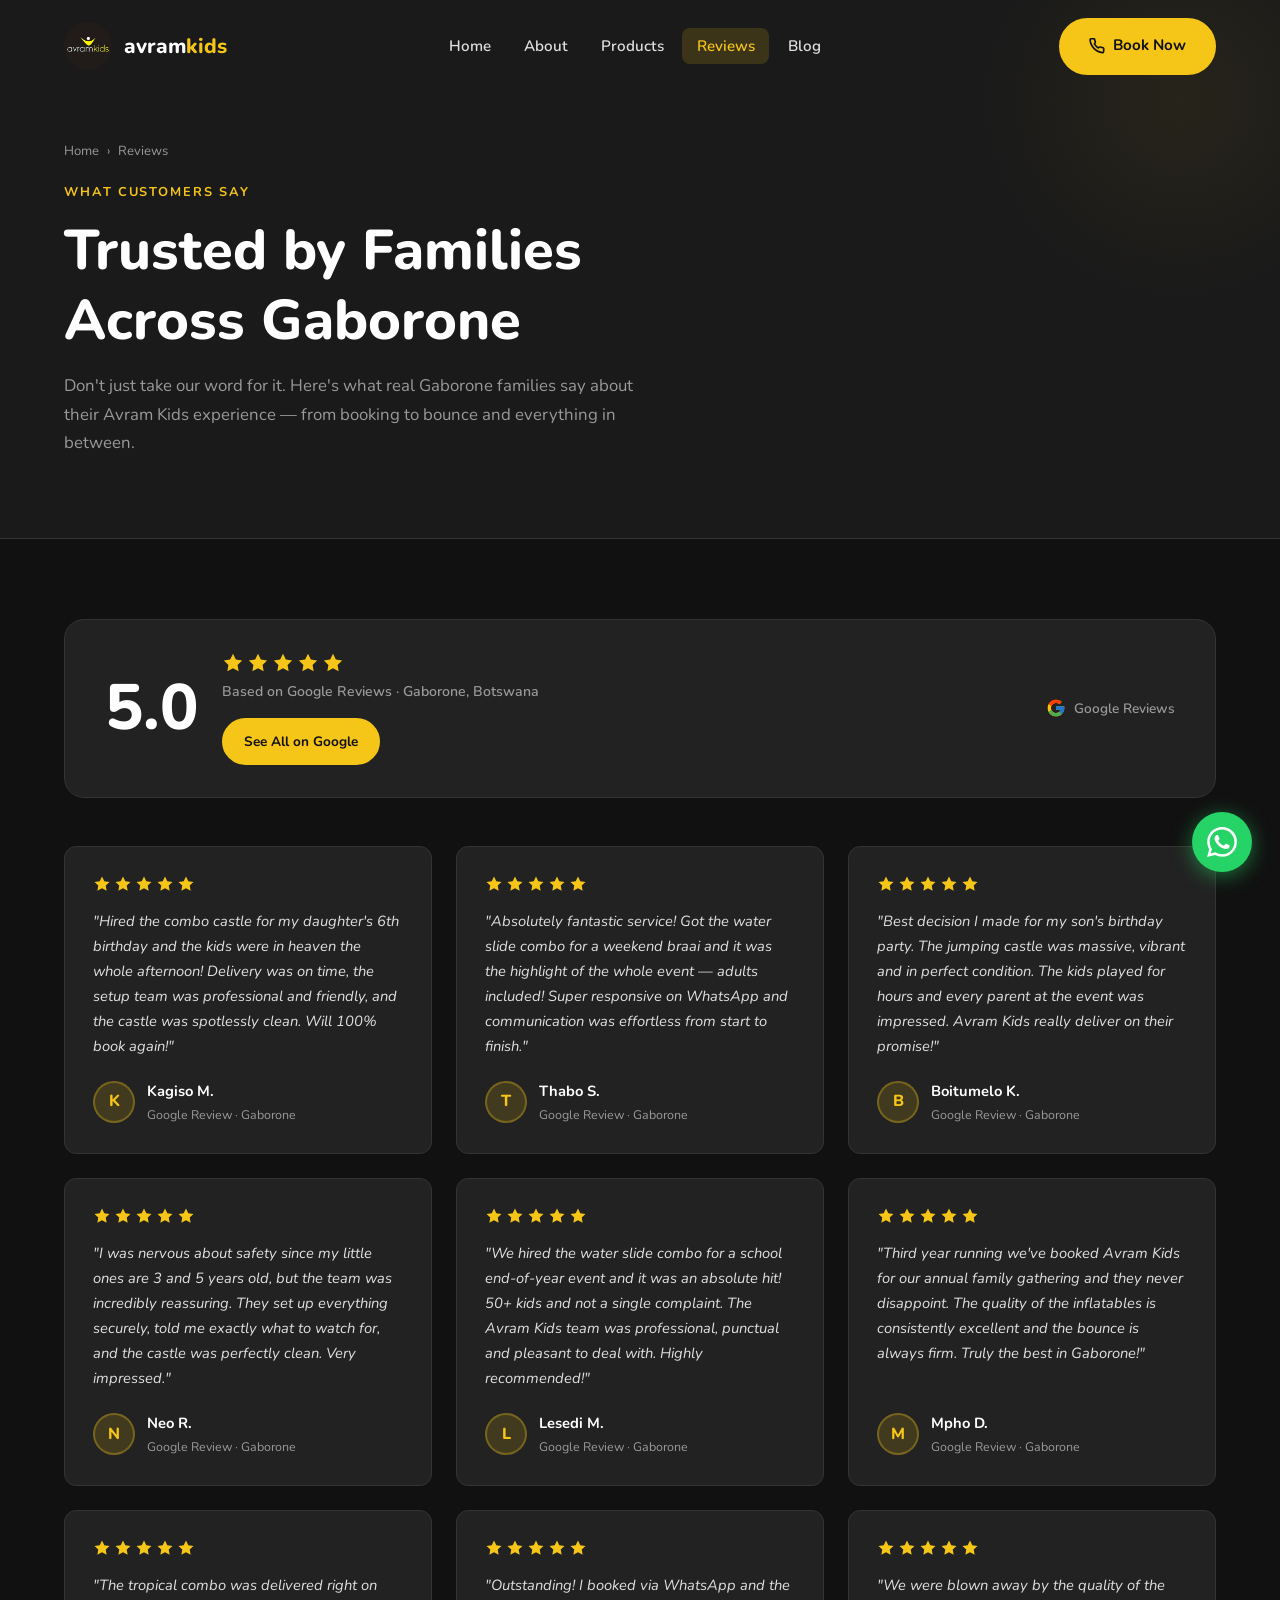
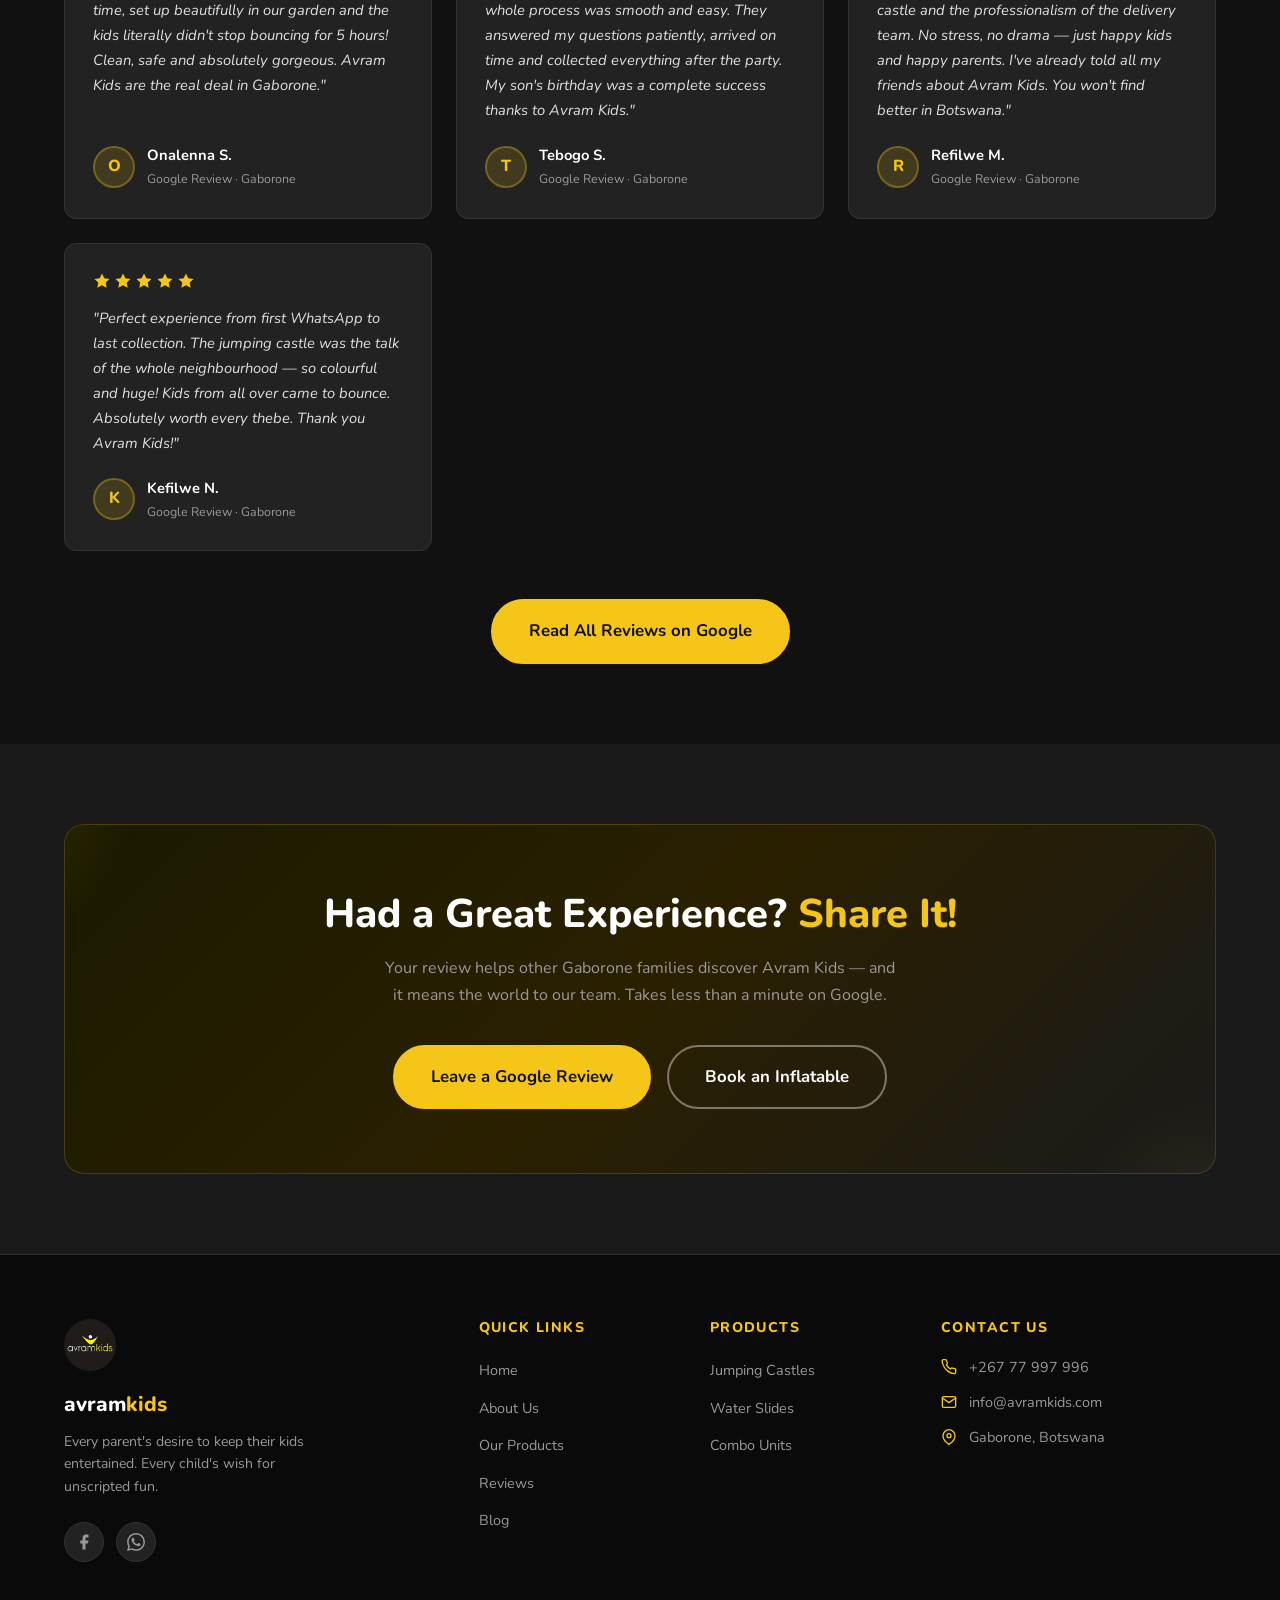
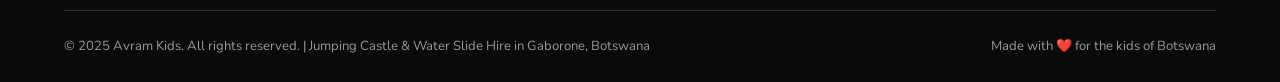
<file: reviews.html>
<!DOCTYPE html>
<html lang="en">
<head>
  <meta charset="UTF-8" />
  <meta name="viewport" content="width=device-width, initial-scale=1.0" />
  <title>Customer Reviews | Avram Kids — Jumping Castle Hire Gaborone</title>
  <meta name="description" content="Read what Gaborone families say about Avram Kids jumping castle and water slide hire. 5-star Google rated. See real customer reviews and book your inflatable today." />
  <meta name="keywords" content="Avram Kids reviews, jumping castle hire reviews Gaborone, inflatable hire Botswana testimonials" />
  <link rel="canonical" href="https://avramkids.com/reviews.html" />
  <meta property="og:title" content="Customer Reviews | Avram Kids Gaborone" />
  <meta property="og:description" content="5-star rated jumping castle and water slide hire in Gaborone, Botswana. Read real customer reviews." />
  <script type="application/ld+json">
  {
    "@context": "https://schema.org",
    "@type": "LocalBusiness",
    "name": "Avram Kids",
    "aggregateRating": {
      "@type": "AggregateRating",
      "ratingValue": "5.0",
      "reviewCount": "10",
      "bestRating": "5",
      "worstRating": "1"
    }
  }
  </script>
  <link rel="preconnect" href="https://fonts.googleapis.com" />
  <link rel="preconnect" href="https://fonts.gstatic.com" crossorigin />
  <link href="https://fonts.googleapis.com/css2?family=Nunito:wght@400;600;700;800;900&display=swap" rel="stylesheet" />
  <link rel="stylesheet" href="styles.css" />
  <link rel="icon" href="images/avramkids logo.jpg" type="image/jpeg" />
</head>
<body>

<nav class="navbar" role="navigation" aria-label="Main navigation">
  <div class="container">
    <div class="nav-inner">
      <a href="index.html" class="nav-logo">
        <img src="images/avramkids logo.jpg" alt="Avram Kids logo" width="48" height="48" />
        <span class="nav-logo-text">avram<span>kids</span></span>
      </a>
      <ul class="nav-links">
        <li><a href="index.html">Home</a></li>
        <li><a href="about.html">About</a></li>
        <li><a href="products.html">Products</a></li>
        <li><a href="reviews.html">Reviews</a></li>
        <li><a href="blog.html">Blog</a></li>
      </ul>
      <a href="https://wa.me/26777997996?text=Hi%20Avram%20Kids!%20I%27d%20like%20to%20enquire%20about%20hiring%20an%20inflatable." class="btn btn-primary nav-cta" target="_blank" rel="noopener">
        <svg xmlns="http://www.w3.org/2000/svg" width="16" height="16" viewBox="0 0 24 24" fill="none" stroke="currentColor" stroke-width="2.5" stroke-linecap="round" stroke-linejoin="round" aria-hidden="true"><path d="M22 16.92v3a2 2 0 0 1-2.18 2 19.79 19.79 0 0 1-8.63-3.07A19.5 19.5 0 0 1 4.69 12 19.79 19.79 0 0 1 1.61 3.18 2 2 0 0 1 3.6 1h3a2 2 0 0 1 2 1.72 12.84 12.84 0 0 0 .7 2.81 2 2 0 0 1-.45 2.11L8.09 8.91a16 16 0 0 0 6 6l.83-.83a2 2 0 0 1 2.11-.45 12.84 12.84 0 0 0 2.81.7A2 2 0 0 1 22 16.92z"/></svg>
        Book Now
      </a>
      <button class="nav-toggle" aria-label="Toggle mobile menu"><span></span><span></span><span></span></button>
    </div>
  </div>
</nav>
<nav class="nav-mobile">
  <a href="index.html">Home</a>
  <a href="about.html">About Us</a>
  <a href="products.html">Our Products</a>
  <a href="reviews.html">Reviews</a>
  <a href="blog.html">Blog</a>
  <a href="https://wa.me/26777997996?text=Hi%20Avram%20Kids!%20I%27d%20like%20to%20enquire%20about%20hiring%20an%20inflatable." class="btn btn-primary" target="_blank" rel="noopener">WhatsApp Us to Book</a>
</nav>

<!-- Page Hero -->
<header class="page-hero">
  <div class="container">
    <nav class="breadcrumb" aria-label="Breadcrumb"><a href="index.html">Home</a><span>›</span><span>Reviews</span></nav>
    <span class="section-label page-hero-label">What Customers Say</span>
    <h1>Trusted by Families<br />Across Gaborone</h1>
    <p>Don't just take our word for it. Here's what real Gaborone families say about their Avram Kids experience — from booking to bounce and everything in between.</p>
  </div>
</header>

<!-- Google Rating Box -->
<section class="section">
  <div class="container">
    <div class="google-rating-box reveal">
      <div class="google-rating-num" aria-label="Rating: 5.0">5.0</div>
      <div class="google-rating-detail">
        <div class="google-rating-stars" aria-hidden="true">
          <svg xmlns="http://www.w3.org/2000/svg" viewBox="0 0 24 24" fill="currentColor"><polygon points="12 2 15.09 8.26 22 9.27 17 14.14 18.18 21.02 12 17.77 5.82 21.02 7 14.14 2 9.27 8.91 8.26 12 2"/></svg>
          <svg xmlns="http://www.w3.org/2000/svg" viewBox="0 0 24 24" fill="currentColor"><polygon points="12 2 15.09 8.26 22 9.27 17 14.14 18.18 21.02 12 17.77 5.82 21.02 7 14.14 2 9.27 8.91 8.26 12 2"/></svg>
          <svg xmlns="http://www.w3.org/2000/svg" viewBox="0 0 24 24" fill="currentColor"><polygon points="12 2 15.09 8.26 22 9.27 17 14.14 18.18 21.02 12 17.77 5.82 21.02 7 14.14 2 9.27 8.91 8.26 12 2"/></svg>
          <svg xmlns="http://www.w3.org/2000/svg" viewBox="0 0 24 24" fill="currentColor"><polygon points="12 2 15.09 8.26 22 9.27 17 14.14 18.18 21.02 12 17.77 5.82 21.02 7 14.14 2 9.27 8.91 8.26 12 2"/></svg>
          <svg xmlns="http://www.w3.org/2000/svg" viewBox="0 0 24 24" fill="currentColor"><polygon points="12 2 15.09 8.26 22 9.27 17 14.14 18.18 21.02 12 17.77 5.82 21.02 7 14.14 2 9.27 8.91 8.26 12 2"/></svg>
        </div>
        <span class="google-rating-label">Based on Google Reviews · Gaborone, Botswana</span>
        <a href="https://www.google.com/maps/place/Avram+kids/@-24.6312142,25.8939148,12.5z" target="_blank" rel="noopener" class="btn btn-sm btn-primary" style="margin-top:0.5rem;align-self:flex-start">See All on Google</a>
      </div>
      <div class="google-logo">
        <svg width="20" height="20" viewBox="0 0 24 24" fill="none" xmlns="http://www.w3.org/2000/svg" aria-hidden="true">
          <path d="M21.8055 10.0415H21V10H12V14H17.6515C16.827 16.3285 14.6115 18 12 18C8.6865 18 6 15.3135 6 12C6 8.6865 8.6865 6 12 6C13.5295 6 14.921 6.577 15.9805 7.5195L18.809 4.691C17.023 3.0265 14.634 2 12 2C6.4775 2 2 6.4775 2 12C2 17.5225 6.4775 22 12 22C17.5225 22 22 17.5225 22 12C22 11.3295 21.931 10.675 21.8055 10.0415Z" fill="#FFC107"/>
          <path d="M3.15302 7.3455L6.43852 9.755C7.32752 7.554 9.48052 6 12 6C13.5295 6 14.921 6.577 15.9805 7.5195L18.809 4.691C17.023 3.0265 14.634 2 12 2C8.15902 2 4.82802 4.1685 3.15302 7.3455Z" fill="#FF3D00"/>
          <path d="M12 22C14.583 22 16.93 21.0115 18.7045 19.404L15.6095 16.785C14.5718 17.5742 13.3037 18.001 12 18C9.39902 18 7.19052 16.3415 6.35852 14.027L3.09752 16.5395C4.75252 19.778 8.11352 22 12 22Z" fill="#4CAF50"/>
          <path d="M21.8055 10.0415H21V10H12V14H17.6515C17.2571 15.1082 16.5467 16.0766 15.608 16.7855L15.6095 16.785L18.7045 19.404C18.4855 19.6025 22 17 22 12C22 11.3295 21.931 10.675 21.8055 10.0415Z" fill="#1976D2"/>
        </svg>
        Google Reviews
      </div>
    </div>

    <!-- 10 Review Cards -->
    <div class="reviews-grid">

      <article class="review-card reveal">
        <div class="review-stars" aria-label="5 stars">
          <svg xmlns="http://www.w3.org/2000/svg" viewBox="0 0 24 24" fill="currentColor"><polygon points="12 2 15.09 8.26 22 9.27 17 14.14 18.18 21.02 12 17.77 5.82 21.02 7 14.14 2 9.27 8.91 8.26 12 2"/></svg><svg xmlns="http://www.w3.org/2000/svg" viewBox="0 0 24 24" fill="currentColor"><polygon points="12 2 15.09 8.26 22 9.27 17 14.14 18.18 21.02 12 17.77 5.82 21.02 7 14.14 2 9.27 8.91 8.26 12 2"/></svg><svg xmlns="http://www.w3.org/2000/svg" viewBox="0 0 24 24" fill="currentColor"><polygon points="12 2 15.09 8.26 22 9.27 17 14.14 18.18 21.02 12 17.77 5.82 21.02 7 14.14 2 9.27 8.91 8.26 12 2"/></svg><svg xmlns="http://www.w3.org/2000/svg" viewBox="0 0 24 24" fill="currentColor"><polygon points="12 2 15.09 8.26 22 9.27 17 14.14 18.18 21.02 12 17.77 5.82 21.02 7 14.14 2 9.27 8.91 8.26 12 2"/></svg><svg xmlns="http://www.w3.org/2000/svg" viewBox="0 0 24 24" fill="currentColor"><polygon points="12 2 15.09 8.26 22 9.27 17 14.14 18.18 21.02 12 17.77 5.82 21.02 7 14.14 2 9.27 8.91 8.26 12 2"/></svg>
        </div>
        <p class="review-text">"Hired the combo castle for my daughter's 6th birthday and the kids were in heaven the whole afternoon! Delivery was on time, the setup team was professional and friendly, and the castle was spotlessly clean. Will 100% book again!"</p>
        <div class="review-author"><div class="review-avatar" aria-hidden="true">K</div><div><div class="review-name">Kagiso M.</div><div class="review-date">Google Review · Gaborone</div></div></div>
      </article>

      <article class="review-card reveal reveal-delay-1">
        <div class="review-stars" aria-label="5 stars">
          <svg xmlns="http://www.w3.org/2000/svg" viewBox="0 0 24 24" fill="currentColor"><polygon points="12 2 15.09 8.26 22 9.27 17 14.14 18.18 21.02 12 17.77 5.82 21.02 7 14.14 2 9.27 8.91 8.26 12 2"/></svg><svg xmlns="http://www.w3.org/2000/svg" viewBox="0 0 24 24" fill="currentColor"><polygon points="12 2 15.09 8.26 22 9.27 17 14.14 18.18 21.02 12 17.77 5.82 21.02 7 14.14 2 9.27 8.91 8.26 12 2"/></svg><svg xmlns="http://www.w3.org/2000/svg" viewBox="0 0 24 24" fill="currentColor"><polygon points="12 2 15.09 8.26 22 9.27 17 14.14 18.18 21.02 12 17.77 5.82 21.02 7 14.14 2 9.27 8.91 8.26 12 2"/></svg><svg xmlns="http://www.w3.org/2000/svg" viewBox="0 0 24 24" fill="currentColor"><polygon points="12 2 15.09 8.26 22 9.27 17 14.14 18.18 21.02 12 17.77 5.82 21.02 7 14.14 2 9.27 8.91 8.26 12 2"/></svg><svg xmlns="http://www.w3.org/2000/svg" viewBox="0 0 24 24" fill="currentColor"><polygon points="12 2 15.09 8.26 22 9.27 17 14.14 18.18 21.02 12 17.77 5.82 21.02 7 14.14 2 9.27 8.91 8.26 12 2"/></svg>
        </div>
        <p class="review-text">"Absolutely fantastic service! Got the water slide combo for a weekend braai and it was the highlight of the whole event — adults included! Super responsive on WhatsApp and communication was effortless from start to finish."</p>
        <div class="review-author"><div class="review-avatar" aria-hidden="true">T</div><div><div class="review-name">Thabo S.</div><div class="review-date">Google Review · Gaborone</div></div></div>
      </article>

      <article class="review-card reveal reveal-delay-2">
        <div class="review-stars" aria-label="5 stars">
          <svg xmlns="http://www.w3.org/2000/svg" viewBox="0 0 24 24" fill="currentColor"><polygon points="12 2 15.09 8.26 22 9.27 17 14.14 18.18 21.02 12 17.77 5.82 21.02 7 14.14 2 9.27 8.91 8.26 12 2"/></svg><svg xmlns="http://www.w3.org/2000/svg" viewBox="0 0 24 24" fill="currentColor"><polygon points="12 2 15.09 8.26 22 9.27 17 14.14 18.18 21.02 12 17.77 5.82 21.02 7 14.14 2 9.27 8.91 8.26 12 2"/></svg><svg xmlns="http://www.w3.org/2000/svg" viewBox="0 0 24 24" fill="currentColor"><polygon points="12 2 15.09 8.26 22 9.27 17 14.14 18.18 21.02 12 17.77 5.82 21.02 7 14.14 2 9.27 8.91 8.26 12 2"/></svg><svg xmlns="http://www.w3.org/2000/svg" viewBox="0 0 24 24" fill="currentColor"><polygon points="12 2 15.09 8.26 22 9.27 17 14.14 18.18 21.02 12 17.77 5.82 21.02 7 14.14 2 9.27 8.91 8.26 12 2"/></svg><svg xmlns="http://www.w3.org/2000/svg" viewBox="0 0 24 24" fill="currentColor"><polygon points="12 2 15.09 8.26 22 9.27 17 14.14 18.18 21.02 12 17.77 5.82 21.02 7 14.14 2 9.27 8.91 8.26 12 2"/></svg>
        </div>
        <p class="review-text">"Best decision I made for my son's birthday party. The jumping castle was massive, vibrant and in perfect condition. The kids played for hours and every parent at the event was impressed. Avram Kids really deliver on their promise!"</p>
        <div class="review-author"><div class="review-avatar" aria-hidden="true">B</div><div><div class="review-name">Boitumelo K.</div><div class="review-date">Google Review · Gaborone</div></div></div>
      </article>

      <article class="review-card reveal">
        <div class="review-stars" aria-label="5 stars">
          <svg xmlns="http://www.w3.org/2000/svg" viewBox="0 0 24 24" fill="currentColor"><polygon points="12 2 15.09 8.26 22 9.27 17 14.14 18.18 21.02 12 17.77 5.82 21.02 7 14.14 2 9.27 8.91 8.26 12 2"/></svg><svg xmlns="http://www.w3.org/2000/svg" viewBox="0 0 24 24" fill="currentColor"><polygon points="12 2 15.09 8.26 22 9.27 17 14.14 18.18 21.02 12 17.77 5.82 21.02 7 14.14 2 9.27 8.91 8.26 12 2"/></svg><svg xmlns="http://www.w3.org/2000/svg" viewBox="0 0 24 24" fill="currentColor"><polygon points="12 2 15.09 8.26 22 9.27 17 14.14 18.18 21.02 12 17.77 5.82 21.02 7 14.14 2 9.27 8.91 8.26 12 2"/></svg><svg xmlns="http://www.w3.org/2000/svg" viewBox="0 0 24 24" fill="currentColor"><polygon points="12 2 15.09 8.26 22 9.27 17 14.14 18.18 21.02 12 17.77 5.82 21.02 7 14.14 2 9.27 8.91 8.26 12 2"/></svg><svg xmlns="http://www.w3.org/2000/svg" viewBox="0 0 24 24" fill="currentColor"><polygon points="12 2 15.09 8.26 22 9.27 17 14.14 18.18 21.02 12 17.77 5.82 21.02 7 14.14 2 9.27 8.91 8.26 12 2"/></svg>
        </div>
        <p class="review-text">"I was nervous about safety since my little ones are 3 and 5 years old, but the team was incredibly reassuring. They set up everything securely, told me exactly what to watch for, and the castle was perfectly clean. Very impressed."</p>
        <div class="review-author"><div class="review-avatar" aria-hidden="true">N</div><div><div class="review-name">Neo R.</div><div class="review-date">Google Review · Gaborone</div></div></div>
      </article>

      <article class="review-card reveal reveal-delay-1">
        <div class="review-stars" aria-label="5 stars">
          <svg xmlns="http://www.w3.org/2000/svg" viewBox="0 0 24 24" fill="currentColor"><polygon points="12 2 15.09 8.26 22 9.27 17 14.14 18.18 21.02 12 17.77 5.82 21.02 7 14.14 2 9.27 8.91 8.26 12 2"/></svg><svg xmlns="http://www.w3.org/2000/svg" viewBox="0 0 24 24" fill="currentColor"><polygon points="12 2 15.09 8.26 22 9.27 17 14.14 18.18 21.02 12 17.77 5.82 21.02 7 14.14 2 9.27 8.91 8.26 12 2"/></svg><svg xmlns="http://www.w3.org/2000/svg" viewBox="0 0 24 24" fill="currentColor"><polygon points="12 2 15.09 8.26 22 9.27 17 14.14 18.18 21.02 12 17.77 5.82 21.02 7 14.14 2 9.27 8.91 8.26 12 2"/></svg><svg xmlns="http://www.w3.org/2000/svg" viewBox="0 0 24 24" fill="currentColor"><polygon points="12 2 15.09 8.26 22 9.27 17 14.14 18.18 21.02 12 17.77 5.82 21.02 7 14.14 2 9.27 8.91 8.26 12 2"/></svg><svg xmlns="http://www.w3.org/2000/svg" viewBox="0 0 24 24" fill="currentColor"><polygon points="12 2 15.09 8.26 22 9.27 17 14.14 18.18 21.02 12 17.77 5.82 21.02 7 14.14 2 9.27 8.91 8.26 12 2"/></svg>
        </div>
        <p class="review-text">"We hired the water slide combo for a school end-of-year event and it was an absolute hit! 50+ kids and not a single complaint. The Avram Kids team was professional, punctual and pleasant to deal with. Highly recommended!"</p>
        <div class="review-author"><div class="review-avatar" aria-hidden="true">L</div><div><div class="review-name">Lesedi M.</div><div class="review-date">Google Review · Gaborone</div></div></div>
      </article>

      <article class="review-card reveal reveal-delay-2">
        <div class="review-stars" aria-label="5 stars">
          <svg xmlns="http://www.w3.org/2000/svg" viewBox="0 0 24 24" fill="currentColor"><polygon points="12 2 15.09 8.26 22 9.27 17 14.14 18.18 21.02 12 17.77 5.82 21.02 7 14.14 2 9.27 8.91 8.26 12 2"/></svg><svg xmlns="http://www.w3.org/2000/svg" viewBox="0 0 24 24" fill="currentColor"><polygon points="12 2 15.09 8.26 22 9.27 17 14.14 18.18 21.02 12 17.77 5.82 21.02 7 14.14 2 9.27 8.91 8.26 12 2"/></svg><svg xmlns="http://www.w3.org/2000/svg" viewBox="0 0 24 24" fill="currentColor"><polygon points="12 2 15.09 8.26 22 9.27 17 14.14 18.18 21.02 12 17.77 5.82 21.02 7 14.14 2 9.27 8.91 8.26 12 2"/></svg><svg xmlns="http://www.w3.org/2000/svg" viewBox="0 0 24 24" fill="currentColor"><polygon points="12 2 15.09 8.26 22 9.27 17 14.14 18.18 21.02 12 17.77 5.82 21.02 7 14.14 2 9.27 8.91 8.26 12 2"/></svg><svg xmlns="http://www.w3.org/2000/svg" viewBox="0 0 24 24" fill="currentColor"><polygon points="12 2 15.09 8.26 22 9.27 17 14.14 18.18 21.02 12 17.77 5.82 21.02 7 14.14 2 9.27 8.91 8.26 12 2"/></svg>
        </div>
        <p class="review-text">"Third year running we've booked Avram Kids for our annual family gathering and they never disappoint. The quality of the inflatables is consistently excellent and the bounce is always firm. Truly the best in Gaborone!"</p>
        <div class="review-author"><div class="review-avatar" aria-hidden="true">M</div><div><div class="review-name">Mpho D.</div><div class="review-date">Google Review · Gaborone</div></div></div>
      </article>

      <article class="review-card reveal">
        <div class="review-stars" aria-label="5 stars">
          <svg xmlns="http://www.w3.org/2000/svg" viewBox="0 0 24 24" fill="currentColor"><polygon points="12 2 15.09 8.26 22 9.27 17 14.14 18.18 21.02 12 17.77 5.82 21.02 7 14.14 2 9.27 8.91 8.26 12 2"/></svg><svg xmlns="http://www.w3.org/2000/svg" viewBox="0 0 24 24" fill="currentColor"><polygon points="12 2 15.09 8.26 22 9.27 17 14.14 18.18 21.02 12 17.77 5.82 21.02 7 14.14 2 9.27 8.91 8.26 12 2"/></svg><svg xmlns="http://www.w3.org/2000/svg" viewBox="0 0 24 24" fill="currentColor"><polygon points="12 2 15.09 8.26 22 9.27 17 14.14 18.18 21.02 12 17.77 5.82 21.02 7 14.14 2 9.27 8.91 8.26 12 2"/></svg><svg xmlns="http://www.w3.org/2000/svg" viewBox="0 0 24 24" fill="currentColor"><polygon points="12 2 15.09 8.26 22 9.27 17 14.14 18.18 21.02 12 17.77 5.82 21.02 7 14.14 2 9.27 8.91 8.26 12 2"/></svg><svg xmlns="http://www.w3.org/2000/svg" viewBox="0 0 24 24" fill="currentColor"><polygon points="12 2 15.09 8.26 22 9.27 17 14.14 18.18 21.02 12 17.77 5.82 21.02 7 14.14 2 9.27 8.91 8.26 12 2"/></svg>
        </div>
        <p class="review-text">"The tropical combo was delivered right on time, set up beautifully in our garden and the kids literally didn't stop bouncing for 5 hours! Clean, safe and absolutely gorgeous. Avram Kids are the real deal in Gaborone."</p>
        <div class="review-author"><div class="review-avatar" aria-hidden="true">O</div><div><div class="review-name">Onalenna S.</div><div class="review-date">Google Review · Gaborone</div></div></div>
      </article>

      <article class="review-card reveal reveal-delay-1">
        <div class="review-stars" aria-label="5 stars">
          <svg xmlns="http://www.w3.org/2000/svg" viewBox="0 0 24 24" fill="currentColor"><polygon points="12 2 15.09 8.26 22 9.27 17 14.14 18.18 21.02 12 17.77 5.82 21.02 7 14.14 2 9.27 8.91 8.26 12 2"/></svg><svg xmlns="http://www.w3.org/2000/svg" viewBox="0 0 24 24" fill="currentColor"><polygon points="12 2 15.09 8.26 22 9.27 17 14.14 18.18 21.02 12 17.77 5.82 21.02 7 14.14 2 9.27 8.91 8.26 12 2"/></svg><svg xmlns="http://www.w3.org/2000/svg" viewBox="0 0 24 24" fill="currentColor"><polygon points="12 2 15.09 8.26 22 9.27 17 14.14 18.18 21.02 12 17.77 5.82 21.02 7 14.14 2 9.27 8.91 8.26 12 2"/></svg><svg xmlns="http://www.w3.org/2000/svg" viewBox="0 0 24 24" fill="currentColor"><polygon points="12 2 15.09 8.26 22 9.27 17 14.14 18.18 21.02 12 17.77 5.82 21.02 7 14.14 2 9.27 8.91 8.26 12 2"/></svg><svg xmlns="http://www.w3.org/2000/svg" viewBox="0 0 24 24" fill="currentColor"><polygon points="12 2 15.09 8.26 22 9.27 17 14.14 18.18 21.02 12 17.77 5.82 21.02 7 14.14 2 9.27 8.91 8.26 12 2"/></svg>
        </div>
        <p class="review-text">"Outstanding! I booked via WhatsApp and the whole process was smooth and easy. They answered my questions patiently, arrived on time and collected everything after the party. My son's birthday was a complete success thanks to Avram Kids."</p>
        <div class="review-author"><div class="review-avatar" aria-hidden="true">T</div><div><div class="review-name">Tebogo S.</div><div class="review-date">Google Review · Gaborone</div></div></div>
      </article>

      <article class="review-card reveal reveal-delay-2">
        <div class="review-stars" aria-label="5 stars">
          <svg xmlns="http://www.w3.org/2000/svg" viewBox="0 0 24 24" fill="currentColor"><polygon points="12 2 15.09 8.26 22 9.27 17 14.14 18.18 21.02 12 17.77 5.82 21.02 7 14.14 2 9.27 8.91 8.26 12 2"/></svg><svg xmlns="http://www.w3.org/2000/svg" viewBox="0 0 24 24" fill="currentColor"><polygon points="12 2 15.09 8.26 22 9.27 17 14.14 18.18 21.02 12 17.77 5.82 21.02 7 14.14 2 9.27 8.91 8.26 12 2"/></svg><svg xmlns="http://www.w3.org/2000/svg" viewBox="0 0 24 24" fill="currentColor"><polygon points="12 2 15.09 8.26 22 9.27 17 14.14 18.18 21.02 12 17.77 5.82 21.02 7 14.14 2 9.27 8.91 8.26 12 2"/></svg><svg xmlns="http://www.w3.org/2000/svg" viewBox="0 0 24 24" fill="currentColor"><polygon points="12 2 15.09 8.26 22 9.27 17 14.14 18.18 21.02 12 17.77 5.82 21.02 7 14.14 2 9.27 8.91 8.26 12 2"/></svg><svg xmlns="http://www.w3.org/2000/svg" viewBox="0 0 24 24" fill="currentColor"><polygon points="12 2 15.09 8.26 22 9.27 17 14.14 18.18 21.02 12 17.77 5.82 21.02 7 14.14 2 9.27 8.91 8.26 12 2"/></svg>
        </div>
        <p class="review-text">"We were blown away by the quality of the castle and the professionalism of the delivery team. No stress, no drama — just happy kids and happy parents. I've already told all my friends about Avram Kids. You won't find better in Botswana."</p>
        <div class="review-author"><div class="review-avatar" aria-hidden="true">R</div><div><div class="review-name">Refilwe M.</div><div class="review-date">Google Review · Gaborone</div></div></div>
      </article>

      <article class="review-card reveal">
        <div class="review-stars" aria-label="5 stars">
          <svg xmlns="http://www.w3.org/2000/svg" viewBox="0 0 24 24" fill="currentColor"><polygon points="12 2 15.09 8.26 22 9.27 17 14.14 18.18 21.02 12 17.77 5.82 21.02 7 14.14 2 9.27 8.91 8.26 12 2"/></svg><svg xmlns="http://www.w3.org/2000/svg" viewBox="0 0 24 24" fill="currentColor"><polygon points="12 2 15.09 8.26 22 9.27 17 14.14 18.18 21.02 12 17.77 5.82 21.02 7 14.14 2 9.27 8.91 8.26 12 2"/></svg><svg xmlns="http://www.w3.org/2000/svg" viewBox="0 0 24 24" fill="currentColor"><polygon points="12 2 15.09 8.26 22 9.27 17 14.14 18.18 21.02 12 17.77 5.82 21.02 7 14.14 2 9.27 8.91 8.26 12 2"/></svg><svg xmlns="http://www.w3.org/2000/svg" viewBox="0 0 24 24" fill="currentColor"><polygon points="12 2 15.09 8.26 22 9.27 17 14.14 18.18 21.02 12 17.77 5.82 21.02 7 14.14 2 9.27 8.91 8.26 12 2"/></svg><svg xmlns="http://www.w3.org/2000/svg" viewBox="0 0 24 24" fill="currentColor"><polygon points="12 2 15.09 8.26 22 9.27 17 14.14 18.18 21.02 12 17.77 5.82 21.02 7 14.14 2 9.27 8.91 8.26 12 2"/></svg>
        </div>
        <p class="review-text">"Perfect experience from first WhatsApp to last collection. The jumping castle was the talk of the whole neighbourhood — so colourful and huge! Kids from all over came to bounce. Absolutely worth every thebe. Thank you Avram Kids!"</p>
        <div class="review-author"><div class="review-avatar" aria-hidden="true">K</div><div><div class="review-name">Kefilwe N.</div><div class="review-date">Google Review · Gaborone</div></div></div>
      </article>

    </div><!-- /reviews-grid -->

    <div class="text-center" style="margin-top:3rem">
      <a href="https://www.google.com/maps/place/Avram+kids/@-24.6312142,25.8939148,12.5z" class="btn btn-primary btn-lg" target="_blank" rel="noopener">
        Read All Reviews on Google
      </a>
    </div>
  </div>
</section>

<!-- Leave a Review CTA -->
<section class="section section-alt">
  <div class="container">
    <div class="cta-banner">
      <h2>Had a Great Experience? <em style="font-style:normal;color:var(--yellow)">Share It!</em></h2>
      <p>Your review helps other Gaborone families discover Avram Kids — and it means the world to our team. Takes less than a minute on Google.</p>
      <div class="cta-actions">
        <a href="https://www.google.com/maps/place/Avram+kids/@-24.6312142,25.8939148,12.5z" class="btn btn-primary btn-lg" target="_blank" rel="noopener">Leave a Google Review</a>
        <a href="products.html" class="btn btn-outline btn-lg">Book an Inflatable</a>
      </div>
    </div>
  </div>
</section>

<footer class="footer" role="contentinfo">
  <div class="container">
    <div class="footer-grid">
      <div class="footer-brand"><img src="images/avramkids logo.jpg" alt="Avram Kids logo" width="52" height="52" /><div class="footer-brand-name">avram<span>kids</span></div><p class="footer-tagline">Every parent's desire to keep their kids entertained. Every child's wish for unscripted fun.</p><div class="footer-socials"><a href="https://www.facebook.com/avramkids" class="footer-social" target="_blank" rel="noopener" aria-label="Facebook"><svg xmlns="http://www.w3.org/2000/svg" width="18" height="18" viewBox="0 0 24 24" fill="currentColor" aria-hidden="true"><path d="M18 2h-3a5 5 0 0 0-5 5v3H7v4h3v8h4v-8h3l1-4h-4V7a1 1 0 0 1 1-1h3z"/></svg></a><a href="https://wa.me/26777997996" class="footer-social" target="_blank" rel="noopener" aria-label="WhatsApp"><svg xmlns="http://www.w3.org/2000/svg" width="18" height="18" viewBox="0 0 24 24" fill="currentColor" aria-hidden="true"><path d="M17.472 14.382c-.297-.149-1.758-.867-2.03-.967-.273-.099-.471-.148-.67.15-.197.297-.767.966-.94 1.164-.173.199-.347.223-.644.075-.297-.15-1.255-.463-2.39-1.475-.883-.788-1.48-1.761-1.653-2.059-.173-.297-.018-.458.13-.606.134-.133.298-.347.446-.52.149-.174.198-.298.298-.497.099-.198.05-.371-.025-.52-.075-.149-.669-1.612-.916-2.207-.242-.579-.487-.5-.669-.51-.173-.008-.371-.01-.57-.01-.198 0-.52.074-.792.372-.272.297-1.04 1.016-1.04 2.479 0 1.462 1.065 2.875 1.213 3.074.149.198 2.096 3.2 5.077 4.487.709.306 1.262.489 1.694.625.712.227 1.36.195 1.871.118.571-.085 1.758-.719 2.006-1.413.248-.694.248-1.289.173-1.413-.074-.124-.272-.198-.57-.347m-5.421 7.403h-.004a9.87 9.87 0 0 1-5.031-1.378l-.361-.214-3.741.982.998-3.648-.235-.374a9.86 9.86 0 0 1-1.51-5.26c.001-5.45 4.436-9.884 9.888-9.884 2.64 0 5.122 1.03 6.988 2.898a9.825 9.825 0 0 1 2.893 6.994c-.003 5.45-4.437 9.884-9.885 9.884m8.413-18.297A11.815 11.815 0 0 0 12.05 0C5.495 0 .16 5.335.157 11.892c0 2.096.547 4.142 1.588 5.945L.057 24l6.305-1.654a11.882 11.882 0 0 0 5.683 1.448h.005c6.554 0 11.89-5.335 11.893-11.893a11.821 11.821 0 0 0-3.48-8.413Z"/></svg></a></div></div>
      <div class="footer-col"><h4>Quick Links</h4><ul><li><a href="index.html">Home</a></li><li><a href="about.html">About Us</a></li><li><a href="products.html">Our Products</a></li><li><a href="reviews.html">Reviews</a></li><li><a href="blog.html">Blog</a></li></ul></div>
      <div class="footer-col"><h4>Products</h4><ul><li><a href="products.html?filter=castle">Jumping Castles</a></li><li><a href="products.html?filter=waterslide">Water Slides</a></li><li><a href="products.html?filter=combo">Combo Units</a></li></ul></div>
      <div class="footer-col"><h4>Contact Us</h4><div class="footer-contact-item"><svg xmlns="http://www.w3.org/2000/svg" width="16" height="16" viewBox="0 0 24 24" fill="none" stroke="currentColor" stroke-width="2" stroke-linecap="round" stroke-linejoin="round" aria-hidden="true"><path d="M22 16.92v3a2 2 0 0 1-2.18 2 19.79 19.79 0 0 1-8.63-3.07A19.5 19.5 0 0 1 4.69 12 19.79 19.79 0 0 1 1.61 3.18 2 2 0 0 1 3.6 1h3a2 2 0 0 1 2 1.72 12.84 12.84 0 0 0 .7 2.81 2 2 0 0 1-.45 2.11L8.09 8.91a16 16 0 0 0 6 6l.83-.83a2 2 0 0 1 2.11-.45 12.84 12.84 0 0 0 2.81.7A2 2 0 0 1 22 16.92z"/></svg><a href="tel:+26777997996">+267 77 997 996</a></div><div class="footer-contact-item"><svg xmlns="http://www.w3.org/2000/svg" width="16" height="16" viewBox="0 0 24 24" fill="none" stroke="currentColor" stroke-width="2" stroke-linecap="round" stroke-linejoin="round" aria-hidden="true"><path d="M4 4h16c1.1 0 2 .9 2 2v12c0 1.1-.9 2-2 2H4c-1.1 0-2-.9-2-2V6c0-1.1.9-2 2-2z"/><polyline points="22,6 12,13 2,6"/></svg><a href="mailto:info@avramkids.com">info@avramkids.com</a></div><div class="footer-contact-item"><svg xmlns="http://www.w3.org/2000/svg" width="16" height="16" viewBox="0 0 24 24" fill="none" stroke="currentColor" stroke-width="2" stroke-linecap="round" stroke-linejoin="round" aria-hidden="true"><path d="M21 10c0 7-9 13-9 13s-9-6-9-13a9 9 0 0 1 18 0z"/><circle cx="12" cy="10" r="3"/></svg>Gaborone, Botswana</div></div>
    </div>
    <div class="footer-bottom"><span>© 2025 Avram Kids. All rights reserved. | Jumping Castle &amp; Water Slide Hire in Gaborone, Botswana</span><span>Made with ❤️ for the kids of Botswana</span></div>
  </div>
</footer>

<a href="https://wa.me/26777997996?text=Hi%20Avram%20Kids!%20I%27d%20like%20to%20enquire%20about%20hiring%20an%20inflatable." class="whatsapp-float" target="_blank" rel="noopener" aria-label="Chat on WhatsApp"><svg xmlns="http://www.w3.org/2000/svg" viewBox="0 0 24 24" fill="currentColor" aria-hidden="true"><path d="M17.472 14.382c-.297-.149-1.758-.867-2.03-.967-.273-.099-.471-.148-.67.15-.197.297-.767.966-.94 1.164-.173.199-.347.223-.644.075-.297-.15-1.255-.463-2.39-1.475-.883-.788-1.48-1.761-1.653-2.059-.173-.297-.018-.458.13-.606.134-.133.298-.347.446-.52.149-.174.198-.298.298-.497.099-.198.05-.371-.025-.52-.075-.149-.669-1.612-.916-2.207-.242-.579-.487-.5-.669-.51-.173-.008-.371-.01-.57-.01-.198 0-.52.074-.792.372-.272.297-1.04 1.016-1.04 2.479 0 1.462 1.065 2.875 1.213 3.074.149.198 2.096 3.2 5.077 4.487.709.306 1.262.489 1.694.625.712.227 1.36.195 1.871.118.571-.085 1.758-.719 2.006-1.413.248-.694.248-1.289.173-1.413-.074-.124-.272-.198-.57-.347m-5.421 7.403h-.004a9.87 9.87 0 0 1-5.031-1.378l-.361-.214-3.741.982.998-3.648-.235-.374a9.86 9.86 0 0 1-1.51-5.26c.001-5.45 4.436-9.884 9.888-9.884 2.64 0 5.122 1.03 6.988 2.898a9.825 9.825 0 0 1 2.893 6.994c-.003 5.45-4.437 9.884-9.885 9.884m8.413-18.297A11.815 11.815 0 0 0 12.05 0C5.495 0 .16 5.335.157 11.892c0 2.096.547 4.142 1.588 5.945L.057 24l6.305-1.654a11.882 11.882 0 0 0 5.683 1.448h.005c6.554 0 11.89-5.335 11.893-11.893a11.821 11.821 0 0 0-3.48-8.413Z"/></svg></a>
<button class="scroll-top" aria-label="Scroll to top"><svg xmlns="http://www.w3.org/2000/svg" viewBox="0 0 24 24" fill="none" stroke="currentColor" stroke-width="2.5" stroke-linecap="round" stroke-linejoin="round" aria-hidden="true"><line x1="12" y1="19" x2="12" y2="5"/><polyline points="5 12 12 5 19 12"/></svg></button>
<script src="main.js"></script>
</body>
</html>
</file>
<file: styles.css>
/* ============================================================
   AVRAM KIDS — Main Stylesheet
   Brand: #1A1A1A (dark) | #F5C518 (yellow) | #FFFFFF (white)
   Font: Nunito (Google Fonts)
   ============================================================ */

/* ---------- CSS Variables ---------- */
:root {
  --dark:        #111111;
  --dark-alt:    #1A1A1A;
  --card-bg:     #222222;
  --card-hover:  #2A2A2A;
  --border:      #333333;
  --yellow:      #F5C518;
  --yellow-dark: #D4A90A;
  --yellow-glow: rgba(245, 197, 24, 0.15);
  --white:       #FFFFFF;
  --text-light:  #E0E0E0;
  --text-muted:  #999999;
  --red:         #E74C3C;
  --green:       #2ECC71;
  --radius:      12px;
  --radius-lg:   20px;
  --shadow:      0 4px 24px rgba(0,0,0,0.4);
  --shadow-card: 0 2px 16px rgba(0,0,0,0.5);
  --transition:  0.3s ease;
  --max-w:       1200px;
}

/* ---------- Reset & Base ---------- */
*, *::before, *::after { box-sizing: border-box; margin: 0; padding: 0; }

html { scroll-behavior: smooth; font-size: 16px; }

body {
  font-family: 'Nunito', 'Segoe UI', sans-serif;
  background-color: var(--dark);
  color: var(--text-light);
  line-height: 1.7;
  overflow-x: hidden;
}

img { max-width: 100%; display: block; }
a  { color: var(--yellow); text-decoration: none; transition: color var(--transition); }
a:hover { color: var(--yellow-dark); }
ul { list-style: none; }
button { cursor: pointer; font-family: inherit; }

h1, h2, h3, h4, h5, h6 {
  font-weight: 800;
  line-height: 1.25;
  color: var(--white);
}

h1 { font-size: clamp(2rem, 5vw, 3.5rem); }
h2 { font-size: clamp(1.6rem, 3.5vw, 2.5rem); }
h3 { font-size: clamp(1.2rem, 2.5vw, 1.6rem); }
h4 { font-size: 1.1rem; }

p { color: var(--text-light); }

/* ---------- Utility Classes ---------- */
.container { max-width: var(--max-w); margin: 0 auto; padding: 0 1.5rem; }
.section    { padding: 5rem 0; }
.section-alt { background-color: var(--dark-alt); }

.section-label {
  display: inline-block;
  font-size: 0.8rem;
  font-weight: 700;
  letter-spacing: 0.15em;
  text-transform: uppercase;
  color: var(--yellow);
  margin-bottom: 0.75rem;
}
.section-title { margin-bottom: 1rem; }
.section-sub   { color: var(--text-muted); max-width: 600px; margin-bottom: 3rem; }

.text-yellow { color: var(--yellow); }
.text-center { text-align: center; }
.text-center .section-sub { margin-left: auto; margin-right: auto; }

.grid-2 { display: grid; grid-template-columns: repeat(2, 1fr); gap: 2rem; }
.grid-3 { display: grid; grid-template-columns: repeat(3, 1fr); gap: 2rem; }
.grid-4 { display: grid; grid-template-columns: repeat(4, 1fr); gap: 1.5rem; }

/* ---------- Buttons ---------- */
.btn {
  display: inline-flex;
  align-items: center;
  gap: 0.5rem;
  padding: 0.85rem 1.75rem;
  border-radius: 50px;
  font-size: 0.95rem;
  font-weight: 700;
  border: 2px solid transparent;
  transition: all var(--transition);
  white-space: nowrap;
}

.btn-primary {
  background: var(--yellow);
  color: var(--dark);
  border-color: var(--yellow);
}
.btn-primary:hover {
  background: var(--yellow-dark);
  border-color: var(--yellow-dark);
  color: var(--dark);
  transform: translateY(-2px);
  box-shadow: 0 8px 24px rgba(245,197,24,0.35);
}

.btn-outline {
  background: transparent;
  color: var(--white);
  border-color: rgba(255,255,255,0.4);
}
.btn-outline:hover {
  background: rgba(255,255,255,0.08);
  border-color: var(--white);
  color: var(--white);
  transform: translateY(-2px);
}

.btn-whatsapp {
  background: #25D366;
  color: #fff;
  border-color: #25D366;
}
.btn-whatsapp:hover {
  background: #1DA851;
  border-color: #1DA851;
  color: #fff;
  transform: translateY(-2px);
  box-shadow: 0 8px 24px rgba(37,211,102,0.35);
}

.btn-sm { padding: 0.6rem 1.25rem; font-size: 0.85rem; }
.btn-lg { padding: 1rem 2.25rem; font-size: 1.05rem; }

/* ---------- Badges ---------- */
.badge {
  display: inline-flex;
  align-items: center;
  gap: 0.35rem;
  padding: 0.3rem 0.85rem;
  border-radius: 50px;
  font-size: 0.78rem;
  font-weight: 700;
  text-transform: uppercase;
  letter-spacing: 0.05em;
}
.badge-yellow  { background: var(--yellow-glow); color: var(--yellow); border: 1px solid rgba(245,197,24,0.3); }
.badge-green   { background: rgba(46,204,113,0.12); color: var(--green); border: 1px solid rgba(46,204,113,0.3); }
.badge-popular { background: var(--yellow); color: var(--dark); }

/* ============================================================
   NAVIGATION
   ============================================================ */
.navbar {
  position: fixed;
  top: 0; left: 0; right: 0;
  z-index: 1000;
  padding: 1.1rem 0;
  transition: background var(--transition), box-shadow var(--transition), padding var(--transition);
}
.navbar.scrolled {
  background: rgba(17,17,17,0.97);
  backdrop-filter: blur(12px);
  box-shadow: 0 2px 20px rgba(0,0,0,0.5);
  padding: 0.75rem 0;
}

.nav-inner {
  display: flex;
  align-items: center;
  justify-content: space-between;
}

.nav-logo {
  display: flex;
  align-items: center;
  gap: 0.75rem;
  text-decoration: none;
}
.nav-logo img {
  width: 48px;
  height: 48px;
  border-radius: 50%;
  object-fit: cover;
}
.nav-logo-text {
  font-size: 1.3rem;
  font-weight: 800;
  color: var(--white);
  line-height: 1;
}
.nav-logo-text span { color: var(--yellow); }

.nav-links {
  display: flex;
  align-items: center;
  gap: 0.25rem;
}
.nav-links a {
  color: var(--text-light);
  font-weight: 600;
  font-size: 0.95rem;
  padding: 0.5rem 0.9rem;
  border-radius: 8px;
  transition: all var(--transition);
  text-decoration: none;
}
.nav-links a:hover,
.nav-links a.active { color: var(--yellow); background: var(--yellow-glow); }

.nav-cta { margin-left: 1rem; }

.nav-toggle {
  display: none;
  flex-direction: column;
  gap: 5px;
  background: none;
  border: none;
  padding: 0.5rem;
  cursor: pointer;
}
.nav-toggle span {
  display: block;
  width: 26px;
  height: 2.5px;
  background: var(--white);
  border-radius: 2px;
  transition: all var(--transition);
}
.nav-toggle.open span:nth-child(1) { transform: translateY(7.5px) rotate(45deg); }
.nav-toggle.open span:nth-child(2) { opacity: 0; transform: scaleX(0); }
.nav-toggle.open span:nth-child(3) { transform: translateY(-7.5px) rotate(-45deg); }

/* ---------- Mobile Nav ---------- */
.nav-mobile {
  display: none;
  position: fixed;
  top: 0; left: 0; right: 0; bottom: 0;
  background: rgba(17,17,17,0.98);
  z-index: 999;
  padding: 6rem 2rem 2rem;
  flex-direction: column;
  gap: 0.5rem;
  overflow-y: auto;
}
.nav-mobile.open { display: flex; }
.nav-mobile a {
  color: var(--white);
  font-size: 1.3rem;
  font-weight: 700;
  padding: 1rem 0;
  border-bottom: 1px solid var(--border);
  text-decoration: none;
  transition: color var(--transition);
}
.nav-mobile a:hover { color: var(--yellow); }
.nav-mobile .btn { margin-top: 1.5rem; justify-content: center; }

/* ============================================================
   HERO SECTION
   ============================================================ */
.hero {
  position: relative;
  min-height: 100vh;
  display: flex;
  align-items: center;
  overflow: hidden;
  padding-top: 80px;
}

.hero-bg {
  position: absolute;
  inset: 0;
  background-image: url('../images/548196667_1407759974691377_262441830206106_n.jpg');
  background-size: cover;
  background-position: center 30%;
  filter: brightness(0.55);
  transform: scale(1.03) translateY(0px);
  will-change: transform;
}

.hero-overlay {
  position: absolute;
  inset: 0;
  background: linear-gradient(
    to right,
    rgba(17,17,17,0.94) 0%,
    rgba(17,17,17,0.85) 30%,
    rgba(17,17,17,0.45) 58%,
    rgba(17,17,17,0.08) 100%
  );
}

.hero > .container {
  width: 100%;
  display: flex;
  align-items: center;
}

.hero-content {
  position: relative;
  z-index: 2;
  max-width: 520px;
  margin-right: auto;
}

.hero-badge {
  display: inline-flex;
  align-items: center;
  gap: 0.5rem;
  background: var(--yellow-glow);
  border: 1px solid rgba(245,197,24,0.3);
  color: var(--yellow);
  padding: 0.4rem 1rem;
  border-radius: 50px;
  font-size: 0.82rem;
  font-weight: 700;
  letter-spacing: 0.08em;
  text-transform: uppercase;
  margin-bottom: 1.5rem;
}

.hero h1 {
  margin-bottom: 1.25rem;
  text-shadow: 0 2px 20px rgba(0,0,0,0.5);
}
.hero h1 em { font-style: normal; color: var(--yellow); }

.hero-sub {
  font-size: 1.15rem;
  color: rgba(255,255,255,0.85);
  margin-bottom: 2.25rem;
  max-width: 540px;
}

.hero-actions {
  display: flex;
  gap: 1rem;
  flex-wrap: wrap;
  margin-bottom: 3rem;
}

.hero-stats {
  display: flex;
  gap: 2.5rem;
  flex-wrap: wrap;
}
.hero-stat {
  display: flex;
  flex-direction: column;
}
.hero-stat-num {
  font-size: 1.75rem;
  font-weight: 800;
  color: var(--yellow);
  line-height: 1;
}
.hero-stat-label {
  font-size: 0.82rem;
  color: rgba(255,255,255,0.65);
  font-weight: 600;
  text-transform: uppercase;
  letter-spacing: 0.06em;
}

/* Scroll indicator */
.hero-scroll {
  position: absolute;
  bottom: 2rem;
  left: 50%;
  transform: translateX(-50%);
  display: flex;
  flex-direction: column;
  align-items: center;
  gap: 0.5rem;
  color: rgba(255,255,255,0.45);
  font-size: 0.75rem;
  font-weight: 600;
  letter-spacing: 0.1em;
  text-transform: uppercase;
  z-index: 2;
  animation: bounce 2s infinite;
}
.hero-scroll svg { width: 20px; height: 20px; }

@keyframes bounce {
  0%, 100% { transform: translateX(-50%) translateY(0); }
  50%       { transform: translateX(-50%) translateY(6px); }
}

/* ============================================================
   TRUST BAR — removed
   ============================================================ */
.trust-bar { display: none; }

/* ============================================================
   WHY CHOOSE US
   ============================================================ */
.features-grid {
  display: grid;
  grid-template-columns: repeat(auto-fit, minmax(240px, 1fr));
  gap: 1.5rem;
}

.feature-card {
  background: var(--card-bg);
  border: 1px solid var(--border);
  border-radius: var(--radius);
  padding: 2rem 1.75rem;
  transition: all var(--transition);
  position: relative;
  overflow: hidden;
}
.feature-card::before {
  content: '';
  position: absolute;
  top: 0; left: 0; right: 0;
  height: 3px;
  background: var(--yellow);
  transform: scaleX(0);
  transition: transform var(--transition);
}
.feature-card:hover { transform: translateY(-4px); border-color: rgba(245,197,24,0.3); }
.feature-card:hover::before { transform: scaleX(1); }

.feature-icon {
  width: 52px; height: 52px;
  background: var(--yellow-glow);
  border-radius: var(--radius);
  display: flex; align-items: center; justify-content: center;
  margin-bottom: 1.25rem;
  color: var(--yellow);
}
.feature-icon svg { width: 26px; height: 26px; }

.feature-card h3 { margin-bottom: 0.6rem; font-size: 1.1rem; }
.feature-card p  { font-size: 0.9rem; color: var(--text-muted); line-height: 1.6; }

/* ============================================================
   PRODUCT PREVIEW / PRODUCT CARDS
   ============================================================ */
.product-categories {
  display: grid;
  grid-template-columns: repeat(auto-fit, minmax(300px, 1fr));
  gap: 1.75rem;
}

.category-card {
  border-radius: var(--radius-lg);
  overflow: hidden;
  position: relative;
  aspect-ratio: 4/3;
  cursor: pointer;
  group: true;
}
.category-card img {
  width: 100%; height: 100%;
  object-fit: cover;
  transition: transform 0.5s ease;
}
.category-card:hover img { transform: scale(1.06); }

.category-overlay {
  position: absolute;
  inset: 0;
  background: linear-gradient(to top, rgba(17,17,17,0.9) 0%, rgba(17,17,17,0.2) 60%, transparent 100%);
  display: flex;
  flex-direction: column;
  justify-content: flex-end;
  padding: 1.75rem;
}
.category-overlay h3 { margin-bottom: 0.4rem; }
.category-overlay p  { font-size: 0.88rem; color: rgba(255,255,255,0.75); margin-bottom: 1rem; }

/* Full product grid */
.products-grid {
  display: grid;
  grid-template-columns: repeat(auto-fill, minmax(300px, 1fr));
  gap: 1.75rem;
}

.product-card {
  background: var(--card-bg);
  border: 1px solid var(--border);
  border-radius: var(--radius-lg);
  overflow: hidden;
  transition: all var(--transition);
  display: flex;
  flex-direction: column;
}
.product-card:hover { transform: translateY(-5px); box-shadow: var(--shadow); border-color: rgba(245,197,24,0.25); }

.product-img-wrap {
  position: relative;
  aspect-ratio: 16/10;
  overflow: hidden;
}
.product-img-wrap img {
  width: 100%; height: 100%;
  object-fit: cover;
  transition: transform 0.5s ease;
}
.product-card:hover .product-img-wrap img { transform: scale(1.06); }

.product-badge {
  position: absolute;
  top: 1rem; left: 1rem;
}

.product-body {
  padding: 1.4rem 1.5rem;
  flex: 1;
  display: flex;
  flex-direction: column;
}
.product-body h3 { margin-bottom: 0.4rem; font-size: 1.15rem; }
.product-size {
  display: inline-flex;
  align-items: center;
  gap: 0.3rem;
  font-size: 0.8rem;
  color: var(--yellow);
  font-weight: 700;
  margin-bottom: 0.75rem;
}
.product-body p { font-size: 0.9rem; color: var(--text-muted); line-height: 1.6; flex: 1; margin-bottom: 1.25rem; }

.product-features {
  display: flex;
  flex-wrap: wrap;
  gap: 0.5rem;
  margin-bottom: 1.25rem;
}
.product-feature-tag {
  font-size: 0.75rem;
  font-weight: 600;
  padding: 0.25rem 0.7rem;
  background: rgba(245,197,24,0.08);
  color: var(--text-muted);
  border-radius: 50px;
  border: 1px solid var(--border);
}

/* Product Filter Tabs */
.filter-tabs {
  display: flex;
  gap: 0.75rem;
  flex-wrap: wrap;
  margin-bottom: 2.5rem;
}
.filter-tab {
  padding: 0.6rem 1.4rem;
  border-radius: 50px;
  font-size: 0.9rem;
  font-weight: 700;
  border: 2px solid var(--border);
  background: transparent;
  color: var(--text-muted);
  transition: all var(--transition);
}
.filter-tab:hover,
.filter-tab.active {
  border-color: var(--yellow);
  color: var(--yellow);
  background: var(--yellow-glow);
}

/* ============================================================
   HOW IT WORKS
   ============================================================ */
.steps-grid {
  display: grid;
  grid-template-columns: repeat(auto-fit, minmax(220px, 1fr));
  gap: 1.5rem;
  position: relative;
}

.step-card {
  text-align: center;
  padding: 2rem 1.5rem;
  background: var(--card-bg);
  border: 1px solid var(--border);
  border-radius: var(--radius-lg);
  position: relative;
  transition: all var(--transition);
}
.step-card:hover { transform: translateY(-4px); border-color: rgba(245,197,24,0.3); }

.step-num {
  width: 56px; height: 56px;
  background: var(--yellow);
  color: var(--dark);
  font-size: 1.3rem;
  font-weight: 800;
  border-radius: 50%;
  display: flex; align-items: center; justify-content: center;
  margin: 0 auto 1.25rem;
  box-shadow: 0 0 0 8px var(--yellow-glow);
}
.step-card h3 { margin-bottom: 0.5rem; font-size: 1.05rem; }
.step-card p  { font-size: 0.88rem; color: var(--text-muted); }

/* ============================================================
   REVIEWS
   ============================================================ */
.reviews-grid {
  display: grid;
  grid-template-columns: repeat(auto-fill, minmax(300px, 1fr));
  gap: 1.5rem;
}

.review-card {
  background: var(--card-bg);
  border: 1px solid var(--border);
  border-radius: var(--radius);
  padding: 1.75rem;
  transition: all var(--transition);
  display: flex;
  flex-direction: column;
}
.review-card:hover { transform: translateY(-3px); border-color: rgba(245,197,24,0.25); }

.review-stars {
  display: flex;
  gap: 3px;
  margin-bottom: 1rem;
  color: var(--yellow);
}
.review-stars svg { width: 18px; height: 18px; }

.review-text {
  font-size: 0.92rem;
  color: var(--text-light);
  line-height: 1.7;
  flex: 1;
  margin-bottom: 1.25rem;
  font-style: italic;
}

.review-author {
  display: flex;
  align-items: center;
  gap: 0.75rem;
}
.review-avatar {
  width: 42px; height: 42px;
  border-radius: 50%;
  background: var(--yellow-glow);
  border: 2px solid rgba(245,197,24,0.3);
  display: flex; align-items: center; justify-content: center;
  font-size: 1rem;
  font-weight: 800;
  color: var(--yellow);
  flex-shrink: 0;
}
.review-name   { font-weight: 700; font-size: 0.92rem; color: var(--white); }
.review-date   { font-size: 0.78rem; color: var(--text-muted); }

.google-rating-box {
  display: flex;
  align-items: center;
  gap: 1.5rem;
  background: var(--card-bg);
  border: 1px solid var(--border);
  border-radius: var(--radius-lg);
  padding: 2rem 2.5rem;
  margin-bottom: 3rem;
  flex-wrap: wrap;
}
.google-rating-num {
  font-size: 4rem;
  font-weight: 800;
  color: var(--white);
  line-height: 1;
}
.google-rating-detail { display: flex; flex-direction: column; gap: 0.4rem; }
.google-rating-stars { display: flex; gap: 3px; color: var(--yellow); }
.google-rating-stars svg { width: 22px; height: 22px; }
.google-rating-label { font-size: 0.88rem; color: var(--text-muted); font-weight: 600; }
.google-logo {
  display: flex;
  align-items: center;
  gap: 0.5rem;
  margin-left: auto;
  color: var(--text-muted);
  font-size: 0.85rem;
  font-weight: 600;
}

/* ============================================================
   FAQ
   ============================================================ */
.faq-list { max-width: 780px; margin: 0 auto; display: flex; flex-direction: column; gap: 0.75rem; }

.faq-item {
  background: var(--card-bg);
  border: 1px solid var(--border);
  border-radius: var(--radius);
  overflow: hidden;
  transition: border-color var(--transition);
}
.faq-item.open { border-color: rgba(245,197,24,0.3); }

.faq-question {
  display: flex;
  align-items: center;
  justify-content: space-between;
  padding: 1.25rem 1.5rem;
  background: none;
  border: none;
  width: 100%;
  text-align: left;
  font-family: inherit;
  font-size: 0.97rem;
  font-weight: 700;
  color: var(--white);
  gap: 1rem;
}
.faq-question svg {
  flex-shrink: 0;
  color: var(--yellow);
  transition: transform var(--transition);
}
.faq-item.open .faq-question svg { transform: rotate(45deg); }

.faq-answer {
  max-height: 0;
  overflow: hidden;
  transition: max-height 0.4s ease, padding 0.3s ease;
  padding: 0 1.5rem;
}
.faq-answer p { color: var(--text-muted); font-size: 0.9rem; line-height: 1.7; padding-bottom: 1.25rem; }
.faq-item.open .faq-answer { max-height: 500px; }

/* ============================================================
   CTA BANNER
   ============================================================ */
.cta-banner {
  background: linear-gradient(135deg, #1A1A00 0%, #2A2000 50%, #1A1A1A 100%);
  border: 1px solid rgba(245,197,24,0.2);
  border-radius: var(--radius-lg);
  padding: 4rem 3rem;
  text-align: center;
  position: relative;
  overflow: hidden;
}
.cta-banner::before {
  content: '';
  position: absolute;
  top: -50%; left: -20%;
  width: 300px; height: 300px;
  background: radial-gradient(circle, rgba(245,197,24,0.12) 0%, transparent 70%);
  pointer-events: none;
}
.cta-banner::after {
  content: '';
  position: absolute;
  bottom: -50%; right: -10%;
  width: 250px; height: 250px;
  background: radial-gradient(circle, rgba(245,197,24,0.08) 0%, transparent 70%);
  pointer-events: none;
}
.cta-banner h2 { margin-bottom: 1rem; }
.cta-banner p  { color: var(--text-muted); max-width: 520px; margin: 0 auto 2.25rem; }
.cta-actions   { display: flex; gap: 1rem; justify-content: center; flex-wrap: wrap; }

/* ============================================================
   BLOG
   ============================================================ */
.blog-grid {
  display: grid;
  grid-template-columns: repeat(auto-fill, minmax(320px, 1fr));
  gap: 1.75rem;
}

.blog-card {
  background: var(--card-bg);
  border: 1px solid var(--border);
  border-radius: var(--radius-lg);
  overflow: hidden;
  display: flex;
  flex-direction: column;
  transition: all var(--transition);
}
.blog-card:hover { transform: translateY(-5px); box-shadow: var(--shadow); border-color: rgba(245,197,24,0.25); }

.blog-img-wrap {
  aspect-ratio: 16/9;
  overflow: hidden;
}
.blog-img-wrap img {
  width: 100%; height: 100%;
  object-fit: cover;
  transition: transform 0.5s ease;
}
.blog-card:hover .blog-img-wrap img { transform: scale(1.06); }

.blog-body {
  padding: 1.5rem;
  flex: 1;
  display: flex;
  flex-direction: column;
}
.blog-meta {
  display: flex;
  align-items: center;
  gap: 1rem;
  font-size: 0.8rem;
  color: var(--text-muted);
  margin-bottom: 0.75rem;
  flex-wrap: wrap;
}
.blog-category {
  color: var(--yellow);
  font-weight: 700;
  font-size: 0.75rem;
  text-transform: uppercase;
  letter-spacing: 0.08em;
}
.blog-body h3 { margin-bottom: 0.6rem; font-size: 1.1rem; line-height: 1.35; }
.blog-body h3 a { color: var(--white); text-decoration: none; transition: color var(--transition); }
.blog-body h3 a:hover { color: var(--yellow); }
.blog-body p  { font-size: 0.88rem; color: var(--text-muted); flex: 1; margin-bottom: 1.25rem; }
.blog-read-more {
  font-size: 0.88rem;
  font-weight: 700;
  color: var(--yellow);
  display: inline-flex;
  align-items: center;
  gap: 0.35rem;
  text-decoration: none;
  transition: gap var(--transition);
}
.blog-read-more:hover { gap: 0.6rem; color: var(--yellow); }

/* Blog Post Article */
.blog-post-hero {
  padding-top: 120px;
  padding-bottom: 3rem;
  background: var(--dark-alt);
  border-bottom: 1px solid var(--border);
}
.blog-breadcrumb {
  display: flex;
  align-items: center;
  gap: 0.5rem;
  font-size: 0.82rem;
  color: var(--text-muted);
  margin-bottom: 1.5rem;
  flex-wrap: wrap;
}
.blog-breadcrumb a { color: var(--text-muted); }
.blog-breadcrumb a:hover { color: var(--yellow); }
.blog-breadcrumb span { color: var(--text-muted); }

.blog-post-title {
  font-size: clamp(1.8rem, 4vw, 2.8rem);
  max-width: 800px;
  margin-bottom: 1rem;
}
.blog-post-meta {
  display: flex;
  align-items: center;
  gap: 1.5rem;
  font-size: 0.88rem;
  color: var(--text-muted);
  flex-wrap: wrap;
}
.blog-post-meta svg { width: 16px; height: 16px; }

.blog-post-content {
  max-width: 760px;
  margin: 0 auto;
  padding: 3rem 1.5rem 5rem;
  font-size: 1rem;
  line-height: 1.85;
  color: var(--text-light);
}
.blog-post-content h2 {
  font-size: 1.6rem;
  margin: 2.5rem 0 1rem;
  color: var(--white);
}
.blog-post-content h3 {
  font-size: 1.2rem;
  margin: 2rem 0 0.75rem;
  color: var(--yellow);
}
.blog-post-content p { margin-bottom: 1.25rem; color: var(--text-light); }
.blog-post-content ul,
.blog-post-content ol {
  margin: 0 0 1.5rem 1.5rem;
  list-style: disc;
}
.blog-post-content ol { list-style: decimal; }
.blog-post-content li {
  margin-bottom: 0.6rem;
  color: var(--text-light);
  line-height: 1.7;
}
.blog-post-content strong { color: var(--white); font-weight: 700; }
.blog-post-content a { color: var(--yellow); }

.blog-post-content .callout {
  background: var(--yellow-glow);
  border-left: 4px solid var(--yellow);
  border-radius: 0 var(--radius) var(--radius) 0;
  padding: 1.25rem 1.5rem;
  margin: 2rem 0;
}
.blog-post-content .callout p { margin: 0; color: var(--text-light); }

/* ============================================================
   PAGE HEROES (inner pages)
   ============================================================ */
.page-hero {
  padding: 140px 0 80px;
  background: var(--dark-alt);
  border-bottom: 1px solid var(--border);
  position: relative;
  overflow: hidden;
}
.page-hero::before {
  content: '';
  position: absolute;
  top: -100px; right: -100px;
  width: 400px; height: 400px;
  background: radial-gradient(circle, rgba(245,197,24,0.06) 0%, transparent 70%);
  pointer-events: none;
}
.page-hero-label { margin-bottom: 0.75rem; }
.page-hero h1   { margin-bottom: 1rem; }
.page-hero p    { max-width: 580px; color: var(--text-muted); font-size: 1.05rem; }

/* ============================================================
   ABOUT PAGE
   ============================================================ */
.about-intro-grid {
  display: grid;
  grid-template-columns: 1fr 1fr;
  gap: 4rem;
  align-items: center;
}
.about-img-stack {
  position: relative;
}
.about-img-main {
  border-radius: var(--radius-lg);
  overflow: hidden;
  aspect-ratio: 4/3;
}
.about-img-main img { width: 100%; height: 100%; object-fit: cover; }
.about-img-accent {
  position: absolute;
  bottom: -1.5rem;
  right: -1.5rem;
  width: 45%;
  border-radius: var(--radius);
  overflow: hidden;
  border: 4px solid var(--dark);
  aspect-ratio: 1;
  box-shadow: var(--shadow);
}
.about-img-accent img { width: 100%; height: 100%; object-fit: cover; }

.about-text h2 { margin-bottom: 1rem; }
.about-text p  { color: var(--text-muted); margin-bottom: 1rem; }

.about-checkmarks { margin: 1.5rem 0 2rem; display: flex; flex-direction: column; gap: 0.75rem; }
.about-check {
  display: flex;
  align-items: flex-start;
  gap: 0.75rem;
  font-size: 0.95rem;
  color: var(--text-light);
}
.about-check svg { color: var(--yellow); flex-shrink: 0; margin-top: 2px; }

.values-grid {
  display: grid;
  grid-template-columns: repeat(auto-fit, minmax(220px, 1fr));
  gap: 1.5rem;
  margin-top: 3rem;
}
.value-card {
  background: var(--card-bg);
  border: 1px solid var(--border);
  border-radius: var(--radius);
  padding: 1.75rem;
  text-align: center;
  transition: all var(--transition);
}
.value-card:hover { transform: translateY(-4px); border-color: rgba(245,197,24,0.3); }
.value-icon {
  font-size: 2.2rem;
  margin-bottom: 1rem;
  display: block;
}
.value-card h3 { margin-bottom: 0.5rem; font-size: 1rem; }
.value-card p  { font-size: 0.85rem; color: var(--text-muted); }

/* ============================================================
   MAP SECTION
   ============================================================ */
.map-section { padding: 4rem 0; }
.map-wrap {
  border-radius: var(--radius-lg);
  overflow: hidden;
  border: 1px solid var(--border);
  height: 400px;
}
.map-wrap iframe { width: 100%; height: 100%; border: none; filter: grayscale(30%) invert(90%) hue-rotate(180deg); }

/* ============================================================
   FOOTER
   ============================================================ */
.footer {
  background: #0A0A0A;
  border-top: 1px solid var(--border);
  padding: 4rem 0 0;
}
.footer-grid {
  display: grid;
  grid-template-columns: 2fr 1fr 1fr 1.5fr;
  gap: 3rem;
  padding-bottom: 3rem;
  border-bottom: 1px solid var(--border);
}
.footer-brand img { width: 52px; border-radius: 50%; margin-bottom: 1rem; }
.footer-brand-name { font-size: 1.3rem; font-weight: 800; color: var(--white); margin-bottom: 0.5rem; }
.footer-brand-name span { color: var(--yellow); }
.footer-tagline { font-size: 0.88rem; color: var(--text-muted); max-width: 260px; line-height: 1.6; margin-bottom: 1.5rem; }
.footer-socials { display: flex; gap: 0.75rem; }
.footer-social {
  width: 40px; height: 40px;
  background: var(--card-bg);
  border: 1px solid var(--border);
  border-radius: 50%;
  display: flex; align-items: center; justify-content: center;
  color: var(--text-muted);
  transition: all var(--transition);
  text-decoration: none;
}
.footer-social:hover { background: var(--yellow-glow); border-color: rgba(245,197,24,0.4); color: var(--yellow); }
.footer-social svg { width: 18px; height: 18px; }

.footer-col h4 { font-size: 0.88rem; text-transform: uppercase; letter-spacing: 0.1em; color: var(--yellow); margin-bottom: 1.25rem; }
.footer-col ul  { display: flex; flex-direction: column; gap: 0.65rem; }
.footer-col ul li a {
  color: var(--text-muted);
  font-size: 0.9rem;
  text-decoration: none;
  transition: color var(--transition);
}
.footer-col ul li a:hover { color: var(--white); }

.footer-contact-item {
  display: flex;
  align-items: flex-start;
  gap: 0.75rem;
  font-size: 0.9rem;
  color: var(--text-muted);
  margin-bottom: 0.85rem;
  line-height: 1.5;
}
.footer-contact-item svg { color: var(--yellow); flex-shrink: 0; margin-top: 2px; }
.footer-contact-item a { color: var(--text-muted); }
.footer-contact-item a:hover { color: var(--yellow); }

.footer-bottom {
  display: flex;
  align-items: center;
  justify-content: space-between;
  padding: 1.5rem 0;
  font-size: 0.82rem;
  color: var(--text-muted);
  flex-wrap: wrap;
  gap: 1rem;
}
.footer-bottom a { color: var(--text-muted); }
.footer-bottom a:hover { color: var(--yellow); }

/* ============================================================
   FLOATING BUTTONS
   ============================================================ */
.whatsapp-float {
  position: fixed;
  bottom: 1.75rem;
  right: 1.75rem;
  z-index: 900;
  width: 60px; height: 60px;
  background: #25D366;
  border-radius: 50%;
  display: flex; align-items: center; justify-content: center;
  box-shadow: 0 4px 20px rgba(37,211,102,0.5);
  transition: all var(--transition);
  text-decoration: none;
}
.whatsapp-float:hover { transform: scale(1.1); box-shadow: 0 6px 28px rgba(37,211,102,0.65); }
.whatsapp-float svg { width: 30px; height: 30px; color: #fff; }

.scroll-top {
  position: fixed;
  bottom: 1.75rem;
  right: 5.5rem;
  z-index: 900;
  width: 44px; height: 44px;
  background: var(--card-bg);
  border: 1px solid var(--border);
  border-radius: 50%;
  display: flex; align-items: center; justify-content: center;
  color: var(--text-muted);
  cursor: pointer;
  transition: all var(--transition);
  opacity: 0;
  pointer-events: none;
}
.scroll-top.visible { opacity: 1; pointer-events: auto; }
.scroll-top:hover { background: var(--yellow-glow); border-color: rgba(245,197,24,0.4); color: var(--yellow); }
.scroll-top svg { width: 18px; height: 18px; }

/* ============================================================
   SCROLL REVEAL ANIMATIONS
   ============================================================ */
.reveal {
  opacity: 0;
  transform: translateY(30px);
  transition: opacity 0.6s ease, transform 0.6s ease;
}
.reveal.visible {
  opacity: 1;
  transform: translateY(0);
}
.reveal-delay-1 { transition-delay: 0.1s; }
.reveal-delay-2 { transition-delay: 0.2s; }
.reveal-delay-3 { transition-delay: 0.3s; }
.reveal-delay-4 { transition-delay: 0.4s; }

/* ============================================================
   PAGE HEADER (inner pages breadcrumb)
   ============================================================ */
.breadcrumb {
  display: flex;
  align-items: center;
  gap: 0.5rem;
  font-size: 0.82rem;
  color: var(--text-muted);
  margin-bottom: 1rem;
  flex-wrap: wrap;
}
.breadcrumb a { color: var(--text-muted); }
.breadcrumb a:hover { color: var(--yellow); }

/* ============================================================
   CONTACT / BOOKING STRIP
   ============================================================ */
.contact-strip {
  background: var(--card-bg);
  border: 1px solid var(--border);
  border-radius: var(--radius-lg);
  padding: 2.5rem 3rem;
  display: flex;
  align-items: center;
  justify-content: space-between;
  gap: 2rem;
  flex-wrap: wrap;
}
.contact-strip h3 { margin-bottom: 0.35rem; font-size: 1.3rem; }
.contact-strip p  { color: var(--text-muted); font-size: 0.9rem; }
.contact-strip-actions { display: flex; gap: 1rem; flex-wrap: wrap; }

/* ============================================================
   YELLOW SECTION
   ============================================================ */
.section-yellow {
  background: var(--yellow);
  position: relative;
  overflow: hidden;
}

/* Decorative blobs */
.section-yellow::before {
  content: '';
  position: absolute;
  top: -80px; right: -80px;
  width: 320px; height: 320px;
  background: rgba(255,255,255,0.13);
  border-radius: 50%;
  pointer-events: none;
}
.section-yellow::after {
  content: '';
  position: absolute;
  bottom: -100px; left: -60px;
  width: 260px; height: 260px;
  background: rgba(0,0,0,0.06);
  border-radius: 50%;
  pointer-events: none;
}

/* Text overrides */
.section-yellow .section-label  { color: rgba(17,17,17,0.55); }
.section-yellow .section-title  { color: var(--dark); }
.section-yellow .section-sub    { color: rgba(17,17,17,0.65); }

/* Step cards on yellow */
.section-yellow .step-card {
  background: rgba(255,255,255,0.2);
  border-color: rgba(255,255,255,0.35);
  backdrop-filter: blur(4px);
}
.section-yellow .step-card:hover {
  background: rgba(255,255,255,0.32);
  border-color: rgba(255,255,255,0.55);
}
.section-yellow .step-card h3 { color: var(--dark); }
.section-yellow .step-card p  { color: rgba(17,17,17,0.68); }
.section-yellow .step-num {
  background: var(--dark);
  color: var(--yellow);
  box-shadow: 0 0 0 8px rgba(0,0,0,0.1);
}

/* Button overrides on yellow */
.section-yellow .btn-outline {
  color: var(--dark);
  border-color: rgba(17,17,17,0.4);
}
.section-yellow .btn-outline:hover {
  background: rgba(0,0,0,0.08);
  border-color: var(--dark);
  color: var(--dark);
}

/* ============================================================
   COLORFUL FEATURE CARDS  (Why Choose Us)
   ============================================================ */

/* Each card gets its own accent colour */
.features-grid .feature-card:nth-child(1)::before { background: #E74C3C; }
.features-grid .feature-card:nth-child(2)::before { background: #3B82F6; }
.features-grid .feature-card:nth-child(3)::before { background: #10B981; }
.features-grid .feature-card:nth-child(4)::before { background: var(--yellow); }

.features-grid .feature-card:nth-child(1) .feature-icon {
  background: rgba(231,76,60,0.12);
  color: #E74C3C;
}
.features-grid .feature-card:nth-child(2) .feature-icon {
  background: rgba(59,130,246,0.12);
  color: #3B82F6;
}
.features-grid .feature-card:nth-child(3) .feature-icon {
  background: rgba(16,185,129,0.12);
  color: #10B981;
}
.features-grid .feature-card:nth-child(4) .feature-icon {
  background: var(--yellow-glow);
  color: var(--yellow);
}

/* hero::after accent shape removed */

/* ============================================================
   RESPONSIVE
   ============================================================ */
@media (max-width: 1024px) {
  .footer-grid { grid-template-columns: 1fr 1fr; }
  .about-intro-grid { gap: 2.5rem; }
}

@media (max-width: 768px) {
  .section { padding: 3.5rem 0; }

  .nav-links,
  .nav-cta { display: none; }
  .nav-toggle { display: flex; }

  h1 { font-size: 2rem; }
  h2 { font-size: 1.6rem; }

  .hero-stats { gap: 1.5rem; }
  .hero-stat-num { font-size: 1.4rem; }

  .grid-2, .grid-3, .grid-4 { grid-template-columns: 1fr; }

  .about-intro-grid { grid-template-columns: 1fr; }
  .about-img-accent { display: none; }

  .footer-grid { grid-template-columns: 1fr 1fr; }

  .cta-banner { padding: 2.5rem 1.5rem; }

  .contact-strip { flex-direction: column; text-align: center; }
  .contact-strip-actions { justify-content: center; }

  .google-rating-box { flex-direction: column; text-align: center; }
  .google-logo { margin-left: 0; }

  .trust-items { gap: 1rem 1.5rem; }

  .blog-post-hero { padding-top: 100px; }
}

@media (max-width: 540px) {
  .container { padding: 0 1rem; }
  .hero-actions { flex-direction: column; }
  .hero-actions .btn { justify-content: center; }
  .footer-grid { grid-template-columns: 1fr; }
  .cta-actions { flex-direction: column; align-items: center; }
  .filter-tabs { justify-content: center; }
  .whatsapp-float { bottom: 1.25rem; right: 1.25rem; }
  .scroll-top { bottom: 1.25rem; right: 4.75rem; }
}
</file>
